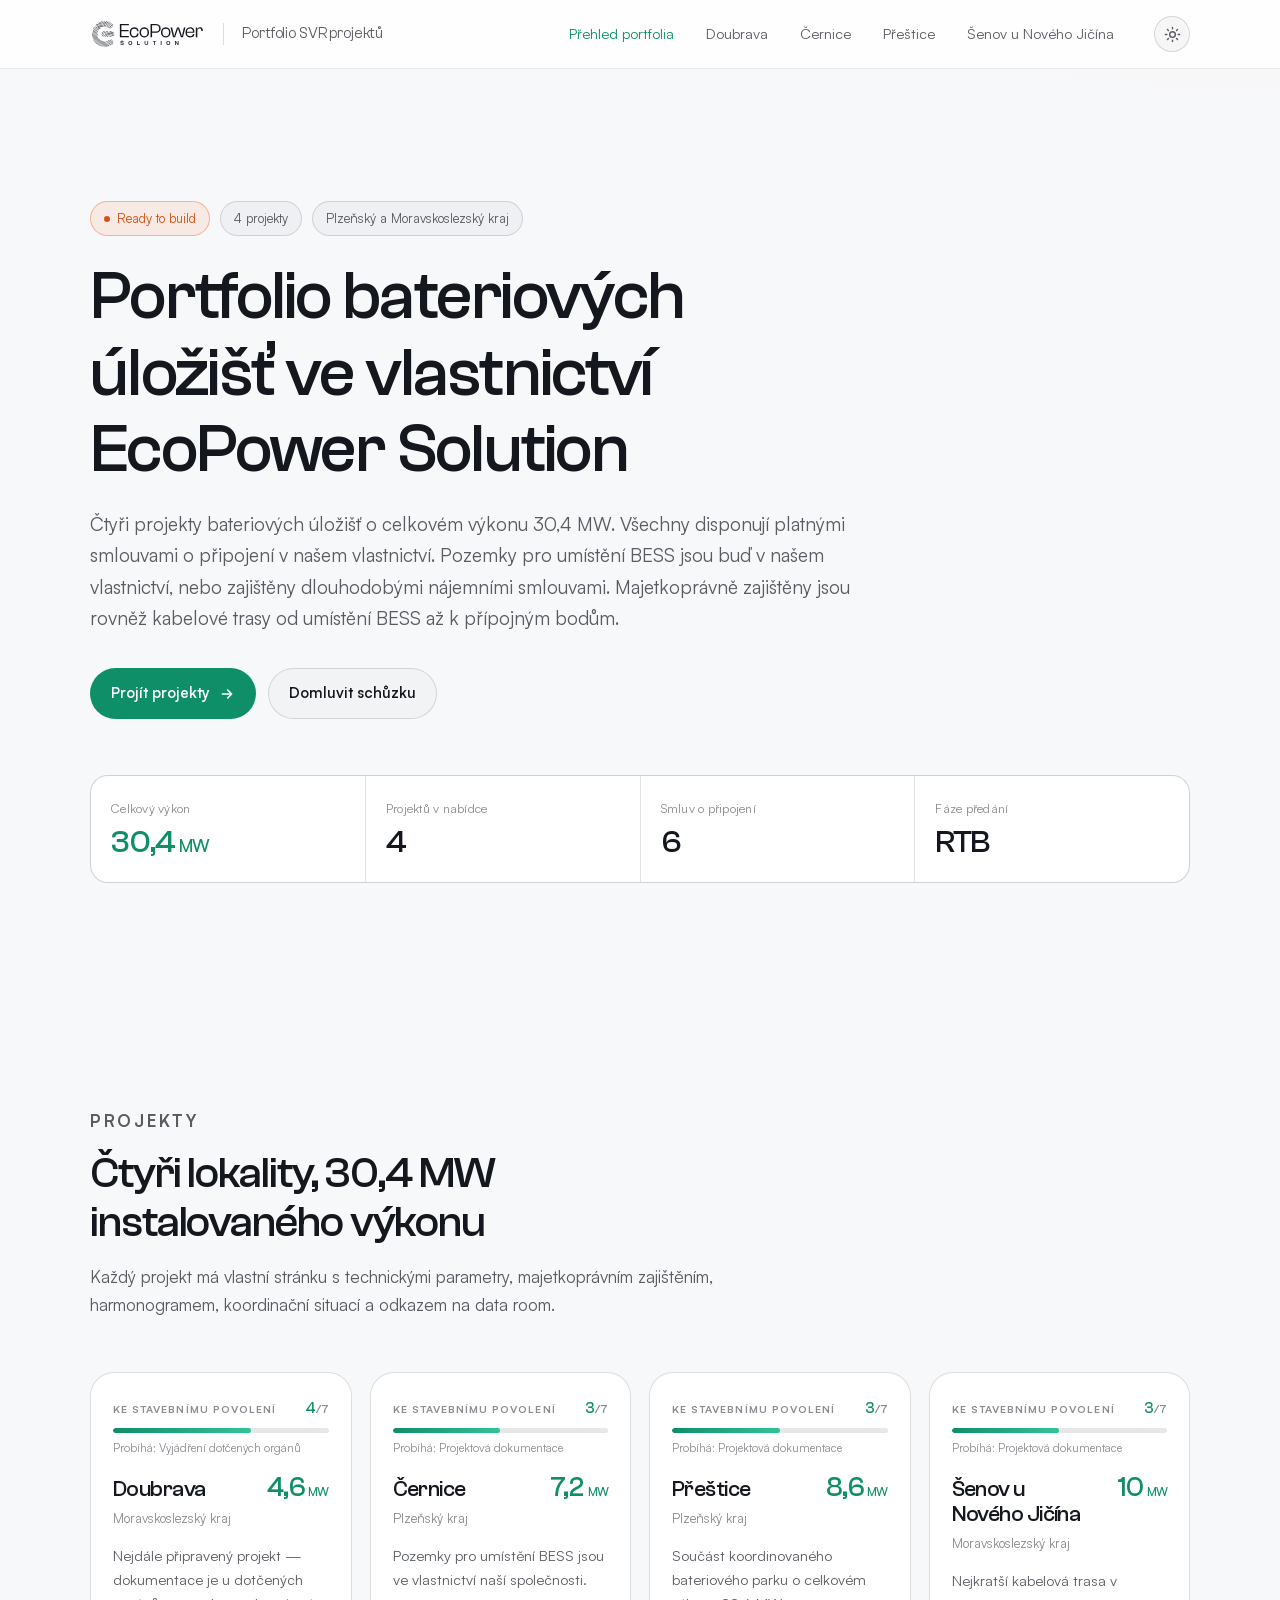
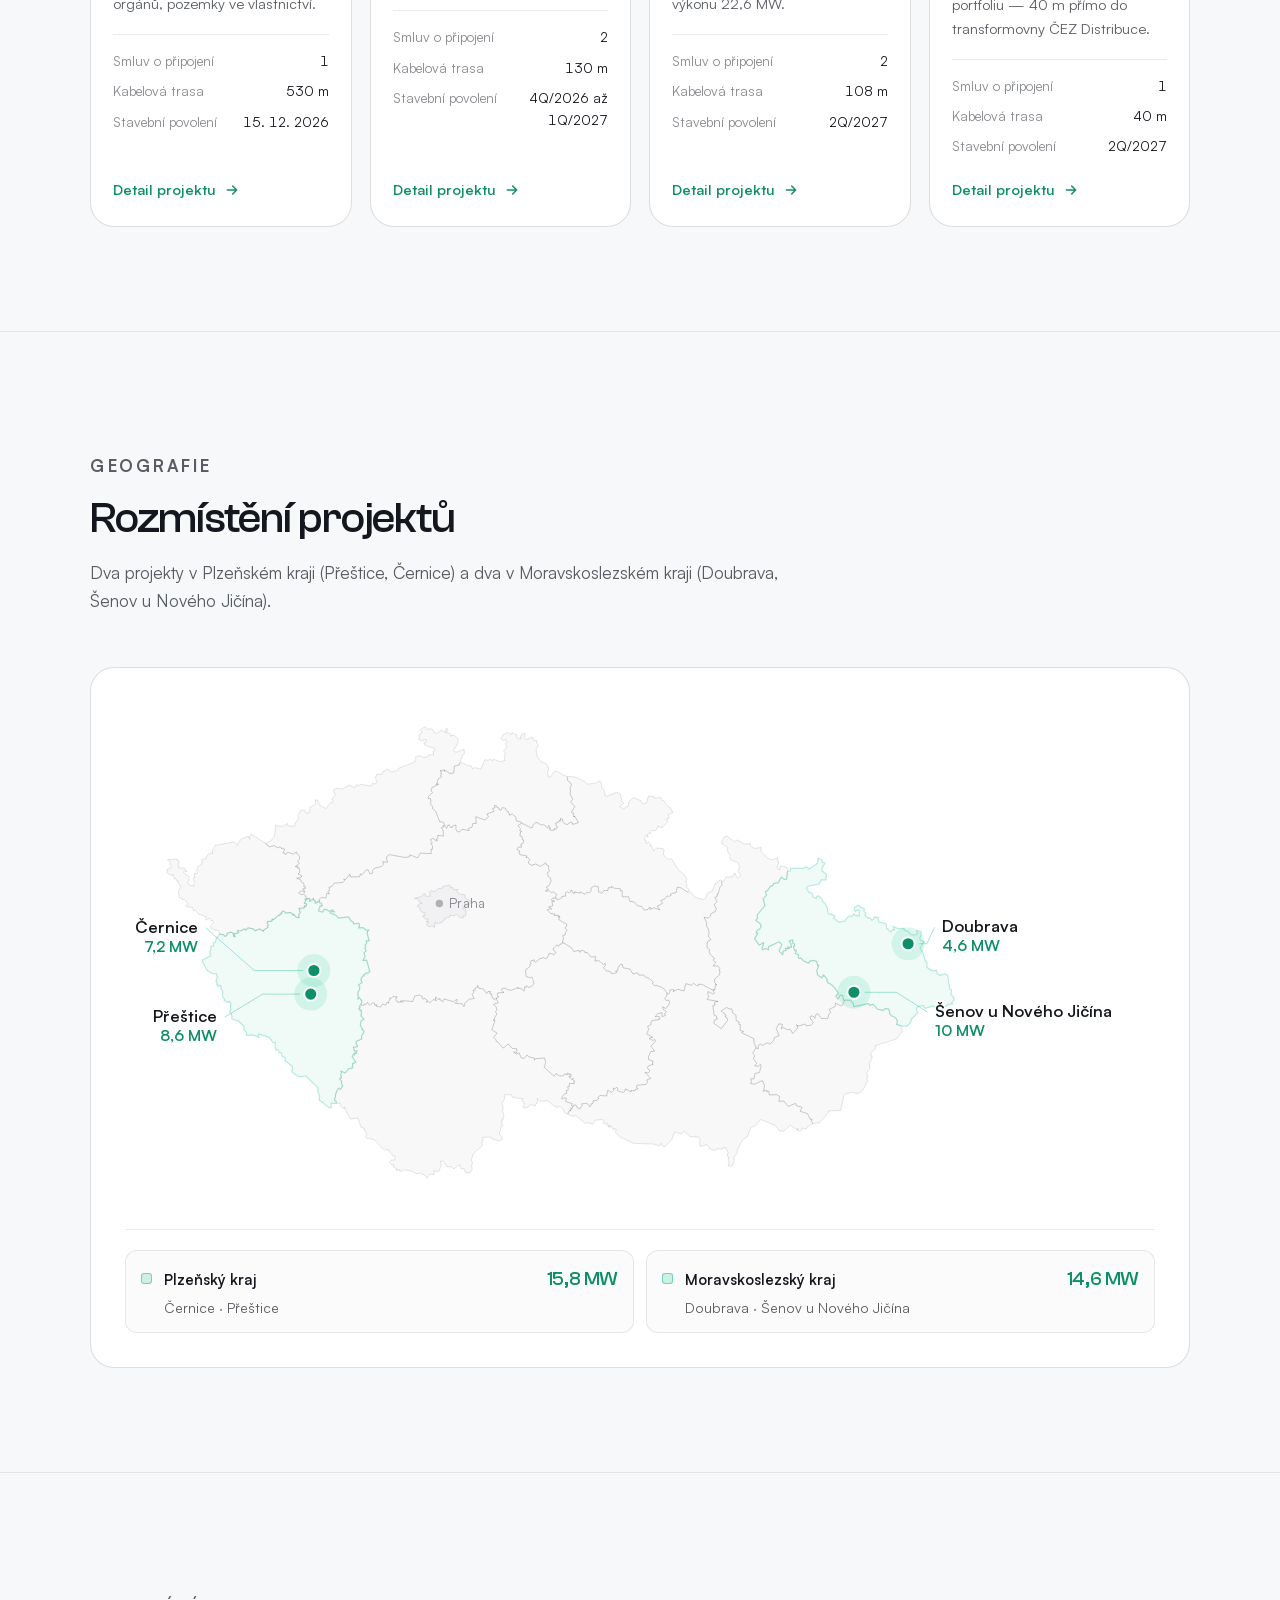
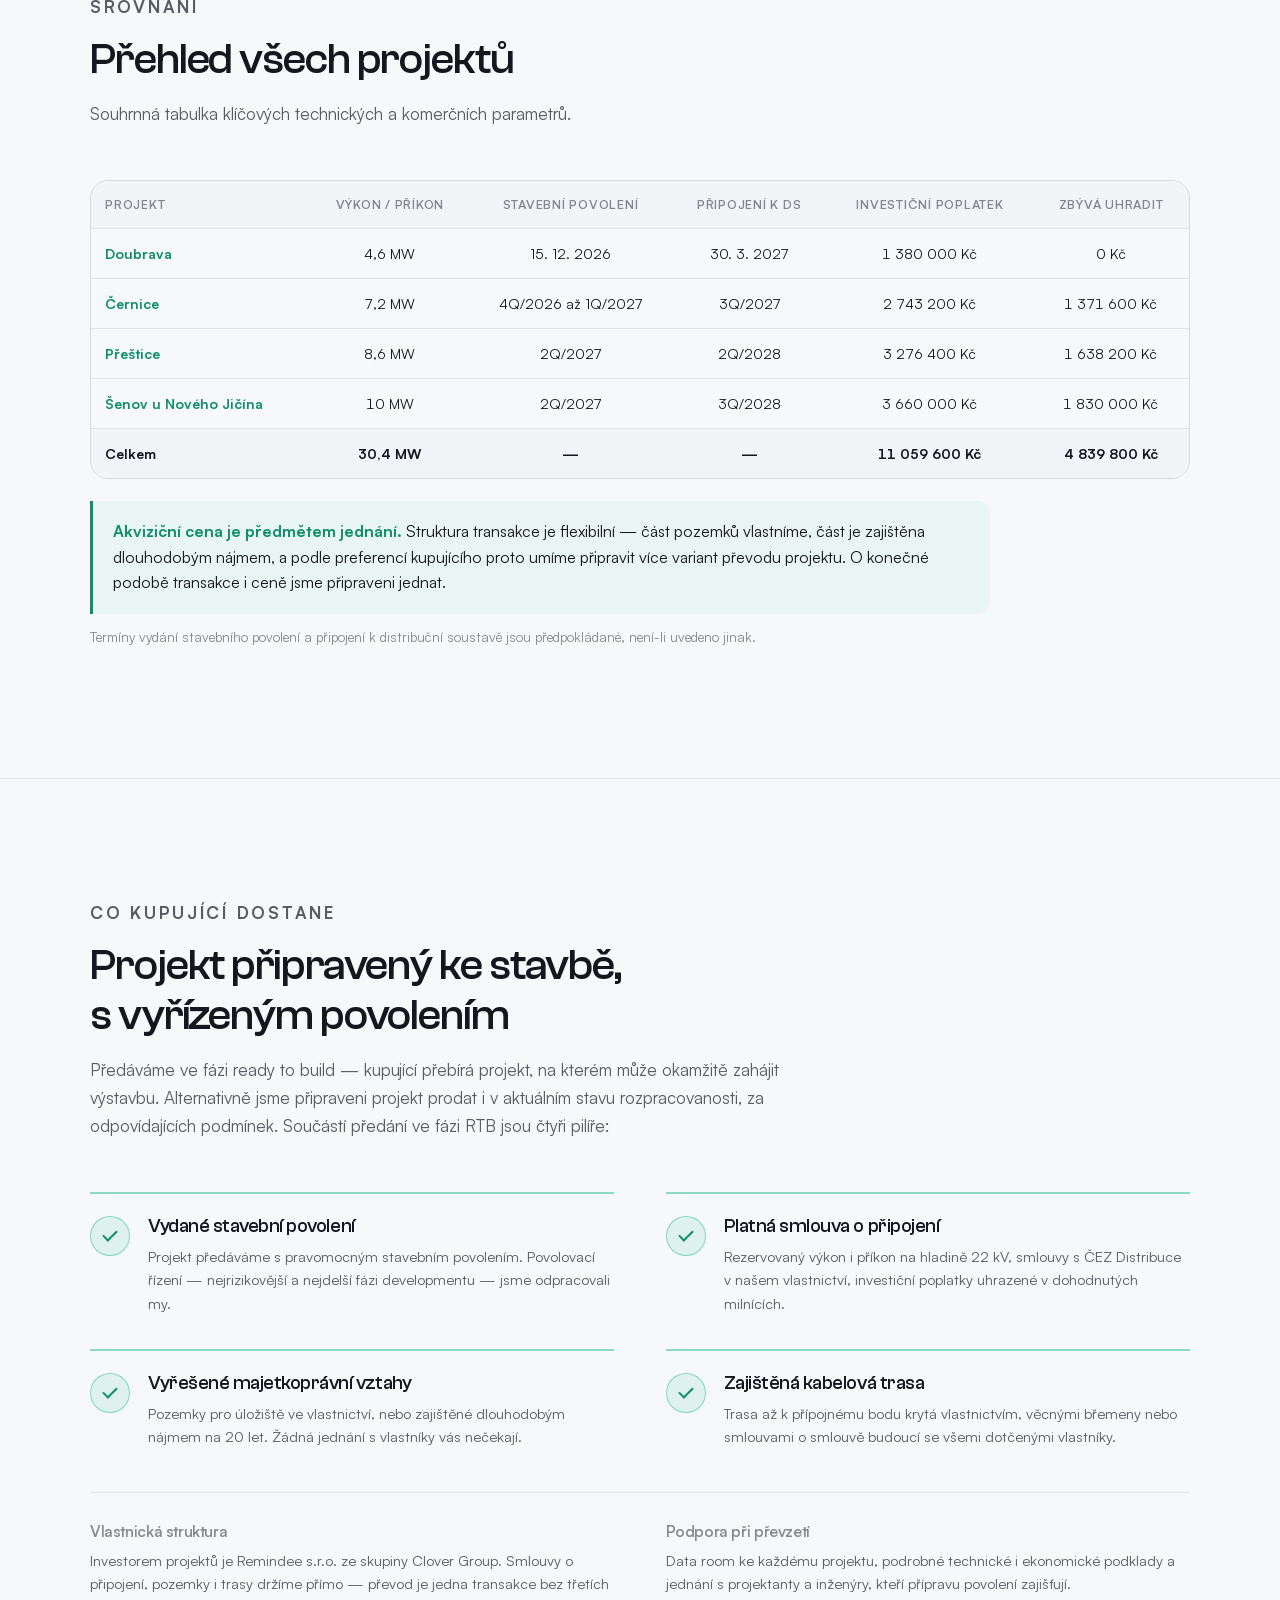
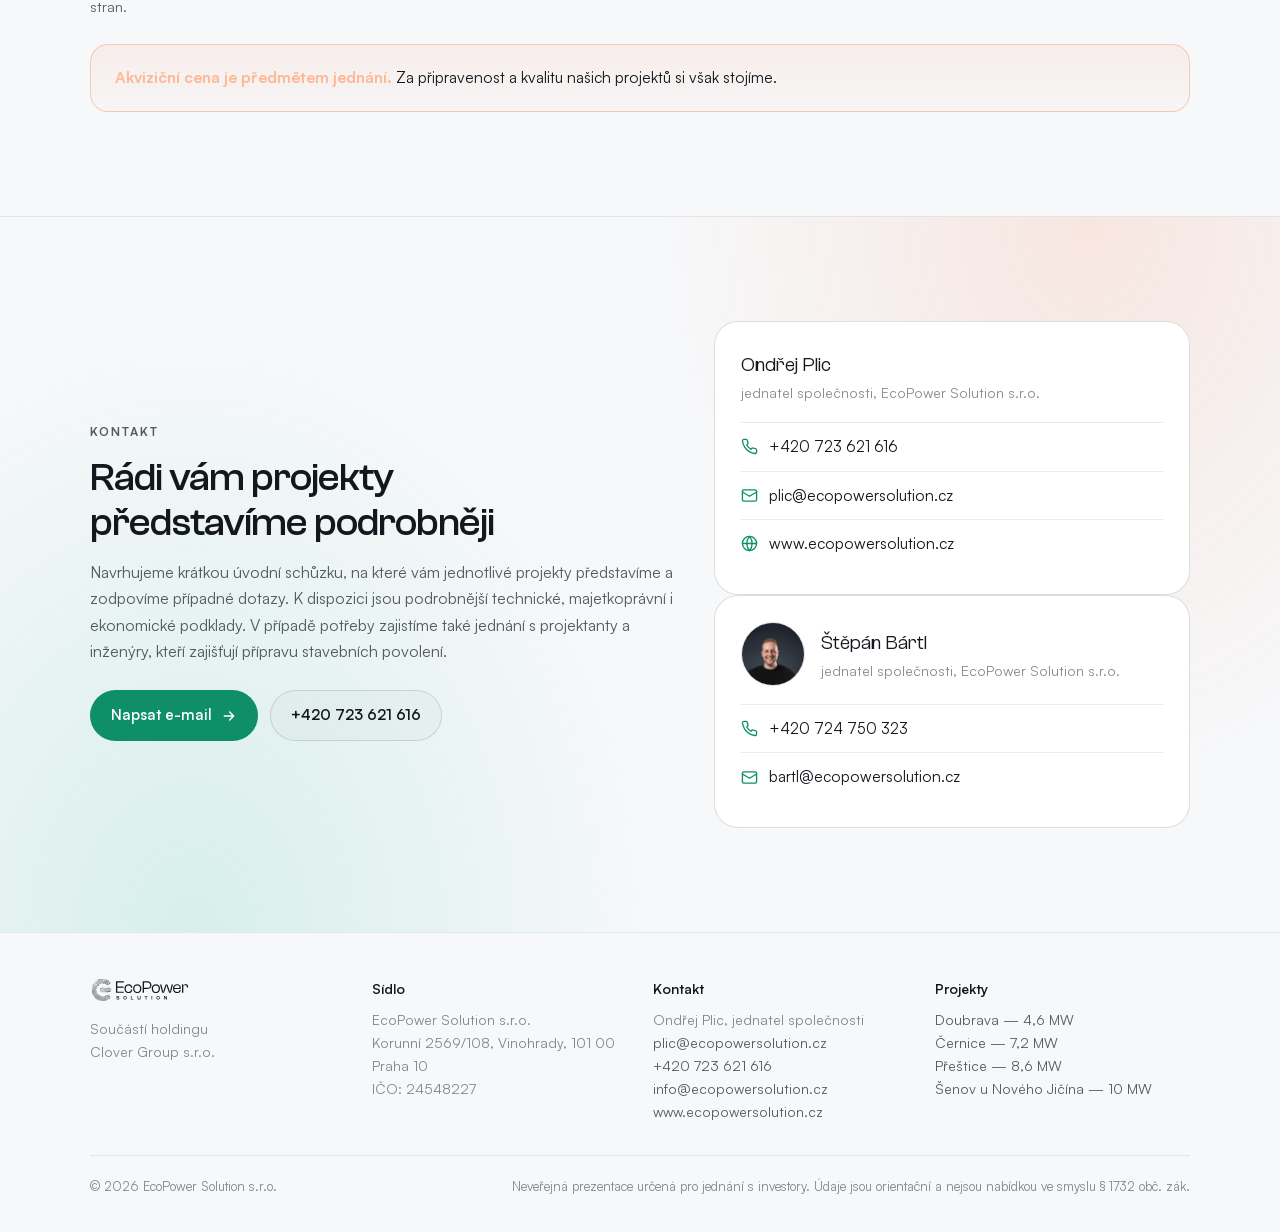
<file: index.html>
<!doctype html>
<html lang="cs">
<head>
<meta charset="utf-8">
<meta name="viewport" content="width=device-width, initial-scale=1">
<title>Portfolio RTB bateriových projektů 30,4 MW | EcoPower Solution</title>
<meta name="description" content="Čtyři projekty bateriových úložišť o celkovém výkonu 30,4 MW s platnými smlouvami o připojení, nabízené investorům ve fázi ready to build.">
<meta name="robots" content="noindex, nofollow">
<meta name="theme-color" content="#f7f8fa">
<script>(function(){try{var t=localStorage.getItem('eps-theme');if(t==='dark')document.documentElement.setAttribute('data-theme','dark');}catch(e){}})();</script>
<meta property="og:type" content="website">
<meta property="og:title" content="Portfolio RTB bateriových projektů 30,4 MW | EcoPower Solution">
<meta property="og:description" content="Čtyři projekty bateriových úložišť o celkovém výkonu 30,4 MW s platnými smlouvami o připojení, nabízené investorům ve fázi ready to build.">
<meta property="og:locale" content="cs_CZ">
<link rel="stylesheet" href="assets/css/style.css?v=8dd5adc5">
<link rel="icon" href="assets/img/favicon.svg" type="image/svg+xml">
<link rel="icon" href="assets/img/favicon-32.png" sizes="32x32" type="image/png">
<link rel="apple-touch-icon" href="assets/img/apple-touch-icon.png">
<script src="assets/js/app.js?v=fd32b178" defer></script>
</head>
<body>
<header class="site-header">
  <div class="wrap">
    <a class="brand" href="index.html" aria-label="Přehled portfolia">
      <img class="logo-light" src="assets/img/logo-dark.svg" alt="EcoPower Solution">
      <img class="logo-dark" src="assets/img/logo.svg" alt="" aria-hidden="true">
    </a>
    <span class="brand-sep"></span>
    <span class="brand-label">Portfolio SVR projektů</span>
    <details class="nav-wrap" open>
      <summary aria-label="Otevřít navigaci">Projekty<svg width="14" height="14" viewBox="0 0 24 24" fill="none" stroke="currentColor" stroke-width="2.4" stroke-linecap="round" stroke-linejoin="round"><path d="m6 9 6 6 6-6"/></svg></summary>
      <nav>
      <a href="index.html" aria-current="page">Přehled portfolia</a>
      <a href="doubrava.html">Doubrava</a>
      <a href="cernice.html">Černice</a>
      <a href="prestice.html">Přeštice</a>
      <a href="senov.html">Šenov u Nového Jičína</a>
      </nav>
    </details>
    <button class="theme-btn" type="button" aria-label="Přepnout světlý a tmavý motiv">
      <svg class="ico-sun" viewBox="0 0 24 24" fill="none" stroke="currentColor" stroke-width="2" stroke-linecap="round"><circle cx="12" cy="12" r="4"/><path d="M12 2v2M12 20v2M4.9 4.9l1.4 1.4M17.7 17.7l1.4 1.4M2 12h2M20 12h2M4.9 19.1l1.4-1.4M17.7 6.3l1.4-1.4"/></svg>
      <svg class="ico-moon" viewBox="0 0 24 24" fill="none" stroke="currentColor" stroke-width="2" stroke-linecap="round" stroke-linejoin="round"><path d="M21 12.8A9 9 0 1 1 11.2 3a7 7 0 0 0 9.8 9.8z"/></svg>
    </button>
  </div>
</header>
<main>
<section class="hero">
  <div class="wrap">
    <div class="hero-meta">
      <span class="tag tag--rtb"><span class="dot"></span>Ready to build</span>
      <span class="tag">4 projekty</span>
      <span class="tag">Plzeňský a Moravskoslezský kraj</span>
    </div>
    <h1>Portfolio bateriových úložišť ve vlastnictví EcoPower Solution</h1>
    <p class="lede">Čtyři projekty bateriových úložišť o celkovém výkonu 30,4 MW.
    Všechny disponují platnými smlouvami o připojení v našem vlastnictví. Pozemky pro
    umístění BESS jsou buď v našem vlastnictví, nebo zajištěny dlouhodobými nájemními
    smlouvami. Majetkoprávně zajištěny jsou rovněž kabelové trasy od umístění BESS
    až k přípojným bodům.</p>
    <div class="btn-row">
      <a class="btn btn--primary" href="#projekty">Projít projekty <svg width="16" height="16" viewBox="0 0 24 24" fill="none" stroke="currentColor" stroke-width="2.2" stroke-linecap="round" stroke-linejoin="round"><path d="M5 12h14M13 6l6 6-6 6"/></svg></a>
      <a class="btn btn--ghost" href="#kontakt">Domluvit schůzku</a>
    </div>
    <dl class="stats">
      <div class="stat stat--accent"><dt>Celkový výkon</dt><dd>30,4<small>MW</small></dd></div>
      <div class="stat"><dt>Projektů v nabídce</dt><dd>4</dd></div>
      <div class="stat"><dt>Smluv o připojení</dt><dd>6</dd></div>
      <div class="stat"><dt>Fáze předání</dt><dd>RTB</dd></div>
    </dl>
  </div>
</section>

<section class="section" id="projekty">
  <div class="wrap">
    <div class="section-head">
      <p class="eyebrow">Projekty</p>
      <h2>Čtyři lokality, 30,4 MW instalovaného výkonu</h2>
      <p>Každý projekt má vlastní stránku s technickými parametry, majetkoprávním
      zajištěním, harmonogramem, koordinační situací a odkazem na data room.</p>
    </div>
    <div class="cards">
    <a class="card" href="doubrava.html">
      <div class="ready" role="img"
        aria-label="Připravenost ke stavebnímu povolení 64 procent, 4 ze 7 milníků">
        <div class="ready-top">
          <span class="ready-lbl">Ke stavebnímu povolení</span>
          <span class="ready-pct">4<span>/7</span></span>
        </div>
        <div class="ready-track"><span style="width:64%"></span></div>
        <div class="ready-note">Probíhá: Vyjádření dotčených orgánů</div>
      </div>
      <div class="card-top">
        <div>
          <h3>Doubrava</h3>
          <div class="card-sub">Moravskoslezský kraj</div>
        </div>
        <div class="card-mw">4,6<small>MW</small></div>
      </div>
      <p class="card-note">Nejdále připravený projekt — dokumentace je u dotčených orgánů, pozemky ve vlastnictví.</p>
      <ul class="card-facts"><li><span class="k">Smluv o připojení</span><span class="v">1</span></li><li><span class="k">Kabelová trasa</span><span class="v">530 m</span></li><li><span class="k">Stavební povolení</span><span class="v">15. 12. 2026</span></li></ul>
      <span class="card-cta">Detail projektu <svg width="16" height="16" viewBox="0 0 24 24" fill="none" stroke="currentColor" stroke-width="2.2" stroke-linecap="round" stroke-linejoin="round"><path d="M5 12h14M13 6l6 6-6 6"/></svg></span>
    </a>
    <a class="card" href="cernice.html">
      <div class="ready" role="img"
        aria-label="Připravenost ke stavebnímu povolení 50 procent, 3 ze 7 milníků">
        <div class="ready-top">
          <span class="ready-lbl">Ke stavebnímu povolení</span>
          <span class="ready-pct">3<span>/7</span></span>
        </div>
        <div class="ready-track"><span style="width:50%"></span></div>
        <div class="ready-note">Probíhá: Projektová dokumentace</div>
      </div>
      <div class="card-top">
        <div>
          <h3>Černice</h3>
          <div class="card-sub">Plzeňský kraj</div>
        </div>
        <div class="card-mw">7,2<small>MW</small></div>
      </div>
      <p class="card-note">Pozemky pro umístění BESS jsou ve vlastnictví naší společnosti.</p>
      <ul class="card-facts"><li><span class="k">Smluv o připojení</span><span class="v">2</span></li><li><span class="k">Kabelová trasa</span><span class="v">130 m</span></li><li><span class="k">Stavební povolení</span><span class="v">4Q/2026 až 1Q/2027</span></li></ul>
      <span class="card-cta">Detail projektu <svg width="16" height="16" viewBox="0 0 24 24" fill="none" stroke="currentColor" stroke-width="2.2" stroke-linecap="round" stroke-linejoin="round"><path d="M5 12h14M13 6l6 6-6 6"/></svg></span>
    </a>
    <a class="card" href="prestice.html">
      <div class="ready" role="img"
        aria-label="Připravenost ke stavebnímu povolení 50 procent, 3 ze 7 milníků">
        <div class="ready-top">
          <span class="ready-lbl">Ke stavebnímu povolení</span>
          <span class="ready-pct">3<span>/7</span></span>
        </div>
        <div class="ready-track"><span style="width:50%"></span></div>
        <div class="ready-note">Probíhá: Projektová dokumentace</div>
      </div>
      <div class="card-top">
        <div>
          <h3>Přeštice</h3>
          <div class="card-sub">Plzeňský kraj</div>
        </div>
        <div class="card-mw">8,6<small>MW</small></div>
      </div>
      <p class="card-note">Součást koordinovaného bateriového parku o celkovém výkonu 22,6 MW.</p>
      <ul class="card-facts"><li><span class="k">Smluv o připojení</span><span class="v">2</span></li><li><span class="k">Kabelová trasa</span><span class="v">108 m</span></li><li><span class="k">Stavební povolení</span><span class="v">2Q/2027</span></li></ul>
      <span class="card-cta">Detail projektu <svg width="16" height="16" viewBox="0 0 24 24" fill="none" stroke="currentColor" stroke-width="2.2" stroke-linecap="round" stroke-linejoin="round"><path d="M5 12h14M13 6l6 6-6 6"/></svg></span>
    </a>
    <a class="card" href="senov.html">
      <div class="ready" role="img"
        aria-label="Připravenost ke stavebnímu povolení 50 procent, 3 ze 7 milníků">
        <div class="ready-top">
          <span class="ready-lbl">Ke stavebnímu povolení</span>
          <span class="ready-pct">3<span>/7</span></span>
        </div>
        <div class="ready-track"><span style="width:50%"></span></div>
        <div class="ready-note">Probíhá: Projektová dokumentace</div>
      </div>
      <div class="card-top">
        <div>
          <h3>Šenov u Nového Jičína</h3>
          <div class="card-sub">Moravskoslezský kraj</div>
        </div>
        <div class="card-mw">10<small>MW</small></div>
      </div>
      <p class="card-note">Nejkratší kabelová trasa v portfoliu — 40 m přímo do transformovny ČEZ Distribuce.</p>
      <ul class="card-facts"><li><span class="k">Smluv o připojení</span><span class="v">1</span></li><li><span class="k">Kabelová trasa</span><span class="v">40 m</span></li><li><span class="k">Stavební povolení</span><span class="v">2Q/2027</span></li></ul>
      <span class="card-cta">Detail projektu <svg width="16" height="16" viewBox="0 0 24 24" fill="none" stroke="currentColor" stroke-width="2.2" stroke-linecap="round" stroke-linejoin="round"><path d="M5 12h14M13 6l6 6-6 6"/></svg></span>
    </a>
    </div>
  </div>
</section>

<section class="section">
  <div class="wrap">
    <div class="section-head">
      <p class="eyebrow">Geografie</p>
      <h2>Rozmístění projektů</h2>
      <p>Dva projekty v Plzeňském kraji (Přeštice, Černice) a dva v Moravskoslezském
      kraji (Doubrava, Šenov u Nového Jičína).</p>
    </div>
    <div class="panel">
      <div class="map-wrap">
  <svg viewBox="-28 -14 1250 608" role="img"
       aria-label="Mapa České republiky s rozmístěním čtyř projektů bateriových úložišť">
    <g class="map-regions">
      <path class="kraj" id="kraj-praha" d="M377.1 218.9 L374.7 215.3 L376.3 213.3 L371.2 214.2 L369.4 210.7 L367.1 211.7 L366.1 208.2 L357.6 209.9 L357.2 212.0 L352.2 212.5 L347.5 216.1 L343.3 214.7 L341.7 217.0 L342.6 221.7 L337.0 221.8 L336.3 218.9 L334.4 218.6 L332.4 221.6 L323.4 224.5 L327.0 224.4 L328.6 228.0 L332.6 230.2 L328.1 231.4 L326.7 234.3 L330.0 235.2 L329.8 238.3 L332.2 240.9 L336.3 241.9 L335.7 245.5 L334.2 244.5 L333.3 246.6 L336.6 249.5 L340.1 249.1 L337.8 253.2 L340.6 252.6 L340.4 254.1 L337.6 256.4 L340.1 258.5 L346.5 258.0 L347.5 259.8 L348.3 253.5 L350.9 255.0 L357.0 253.4 L357.5 251.2 L360.5 250.2 L360.0 248.7 L366.5 246.9 L365.3 245.4 L366.2 244.7 L371.9 245.4 L373.9 243.5 L377.9 247.3 L382.1 248.3 L383.1 247.3 L381.8 245.8 L385.2 245.5 L386.2 242.9 L384.5 238.8 L385.9 238.6 L384.0 236.3 L382.6 237.8 L382.1 234.6 L390.5 231.3 L391.3 227.3 L384.5 223.7 L384.8 220.2 L377.1 218.9 Z"><title>Hlavní město Praha</title></path>
      <path class="kraj" id="kraj-stredocesky" d="M503.2 253.6 L498.0 249.8 L499.9 248.3 L499.1 245.5 L497.8 247.6 L497.9 244.8 L492.9 245.0 L493.8 243.4 L488.6 242.6 L484.2 238.1 L489.8 236.9 L485.9 234.9 L491.2 233.2 L490.0 228.2 L493.4 227.8 L489.3 226.1 L491.4 223.5 L494.7 224.8 L494.0 222.8 L496.2 219.8 L491.6 216.3 L489.9 217.5 L486.9 215.2 L482.2 215.4 L485.7 213.0 L483.2 210.7 L486.3 209.3 L489.1 203.7 L488.2 199.4 L485.3 197.4 L484.8 192.9 L487.2 191.3 L485.9 187.9 L486.3 184.7 L483.2 183.5 L482.5 181.2 L476.3 185.5 L470.3 182.6 L465.7 184.2 L462.0 182.1 L461.7 179.4 L463.7 177.4 L460.2 174.4 L458.5 175.2 L459.6 172.7 L451.2 171.3 L449.9 168.4 L451.5 167.5 L447.6 164.7 L449.6 161.9 L453.3 162.2 L452.3 158.6 L454.8 157.9 L455.8 153.5 L454.3 153.2 L454.0 149.3 L451.2 148.4 L452.0 143.7 L453.4 143.1 L451.0 142.0 L451.9 139.9 L448.9 136.5 L453.7 132.6 L446.7 130.1 L446.4 125.7 L442.0 122.1 L438.5 123.3 L438.0 120.0 L435.3 118.6 L433.6 114.9 L429.6 114.3 L428.4 117.5 L427.0 117.1 L422.1 111.6 L419.9 111.9 L421.2 114.2 L418.1 115.3 L420.0 118.7 L411.3 121.9 L413.1 125.3 L408.5 129.2 L397.7 125.2 L398.2 133.5 L394.1 133.3 L393.2 137.9 L388.9 139.4 L389.5 142.0 L381.0 140.4 L377.9 143.8 L375.0 143.4 L372.9 139.1 L374.0 138.0 L373.4 135.2 L369.2 136.7 L369.0 138.5 L367.0 138.2 L365.7 135.2 L363.8 135.5 L362.4 139.4 L358.0 135.6 L358.6 137.8 L355.9 138.4 L358.1 142.1 L358.5 148.7 L351.5 147.8 L351.9 150.8 L349.6 152.7 L351.3 153.4 L350.5 155.0 L345.1 151.6 L342.5 153.0 L345.0 157.2 L343.0 158.1 L345.3 160.6 L345.0 164.8 L343.5 164.5 L343.5 170.0 L330.4 169.4 L327.1 175.2 L317.6 171.5 L317.3 173.9 L311.9 174.7 L292.8 171.3 L289.1 174.0 L290.5 180.6 L284.9 179.8 L285.6 183.1 L283.3 185.7 L274.4 187.9 L272.6 190.3 L272.4 193.7 L269.1 194.5 L267.2 190.0 L265.2 189.4 L259.0 196.2 L257.8 194.4 L256.6 198.1 L245.3 198.4 L245.0 194.9 L239.7 201.4 L237.4 200.9 L238.4 202.7 L236.3 205.1 L226.1 205.7 L222.9 210.1 L219.4 210.7 L220.3 214.8 L218.1 215.7 L220.0 219.0 L216.9 218.1 L215.8 224.0 L211.1 223.0 L207.6 225.6 L207.9 229.2 L210.6 230.4 L211.2 233.7 L208.9 233.4 L206.4 239.0 L211.8 241.0 L213.3 238.0 L217.0 237.7 L219.3 240.0 L224.0 238.2 L226.3 240.8 L222.2 240.2 L221.2 242.2 L228.6 245.1 L230.8 248.3 L243.2 246.7 L246.4 251.9 L249.1 252.9 L249.2 255.4 L256.1 254.5 L256.5 259.1 L255.4 260.1 L261.0 259.9 L264.7 263.0 L268.1 262.9 L266.3 263.9 L266.0 267.0 L268.3 276.0 L264.6 276.0 L265.3 279.1 L263.1 281.1 L264.3 282.8 L263.0 284.3 L264.7 288.1 L261.9 290.5 L263.4 294.9 L260.8 299.6 L265.3 299.4 L269.1 313.5 L266.8 315.7 L264.3 314.3 L258.8 321.3 L258.2 324.1 L259.7 326.3 L255.1 329.7 L256.9 331.3 L256.6 335.5 L254.8 337.6 L254.7 343.0 L255.7 343.6 L254.5 346.7 L255.9 345.0 L258.5 346.4 L258.1 348.2 L259.5 348.6 L258.4 352.5 L259.1 354.1 L264.7 353.1 L266.4 350.5 L269.4 354.1 L272.5 350.8 L274.9 351.5 L274.9 353.6 L277.7 353.4 L276.3 354.9 L282.1 356.2 L284.4 352.7 L288.6 353.9 L289.7 350.5 L292.4 351.5 L291.5 349.6 L293.7 347.8 L293.1 345.3 L295.1 345.8 L297.2 343.3 L302.4 344.1 L301.1 344.3 L300.7 347.4 L302.2 350.0 L306.0 350.3 L306.8 348.4 L306.8 350.0 L309.4 350.3 L308.9 348.4 L321.1 349.5 L323.7 342.9 L329.2 341.6 L333.0 343.5 L332.5 345.4 L334.0 346.8 L335.0 345.4 L338.9 347.9 L337.5 350.4 L340.1 349.4 L341.8 351.2 L346.3 347.1 L350.1 348.4 L348.9 347.7 L349.0 343.8 L352.1 347.2 L354.3 345.8 L354.3 347.5 L357.6 349.6 L359.1 346.4 L370.9 349.7 L374.9 346.8 L375.1 349.1 L372.7 351.8 L380.9 352.3 L383.2 355.8 L384.4 353.4 L383.6 352.2 L389.7 346.8 L395.9 345.7 L393.3 341.3 L395.4 337.5 L394.0 336.2 L397.1 335.6 L396.4 333.8 L399.5 332.4 L399.9 330.0 L401.8 333.6 L406.6 334.1 L411.0 339.8 L412.4 337.3 L415.6 337.5 L414.6 338.0 L415.3 340.6 L416.4 339.9 L417.6 344.8 L420.0 347.0 L425.4 344.1 L423.8 341.7 L424.4 339.0 L432.0 338.6 L428.5 335.5 L430.4 333.3 L440.8 335.9 L449.5 332.3 L448.7 333.6 L453.6 334.1 L456.2 337.0 L457.1 331.5 L458.4 332.4 L459.6 330.2 L461.3 332.2 L464.3 331.9 L468.2 328.0 L466.1 320.3 L462.2 320.9 L458.3 317.9 L458.6 310.5 L463.6 307.0 L463.3 304.2 L465.1 303.5 L464.0 302.2 L464.7 300.2 L468.8 298.9 L468.2 300.8 L470.3 301.6 L475.2 297.7 L480.2 296.2 L481.8 297.5 L484.8 296.1 L486.9 290.9 L493.0 292.5 L494.9 289.9 L492.1 287.4 L491.7 284.8 L496.0 280.9 L498.4 282.5 L499.9 279.7 L502.4 279.8 L503.7 277.2 L502.9 275.5 L504.2 274.5 L503.2 269.4 L506.4 268.5 L506.1 266.4 L508.6 262.9 L505.8 259.9 L507.9 258.5 L508.0 255.4 L503.2 253.6 Z"><title>Středočeský kraj</title></path>
      <path class="kraj" id="kraj-jihocesky" d="M436.3 401.6 L431.7 405.7 L429.8 405.2 L419.3 393.0 L423.5 387.9 L417.1 383.7 L421.1 372.9 L418.8 372.2 L420.5 371.7 L420.6 368.8 L422.7 366.0 L423.0 363.5 L421.3 362.1 L423.5 360.0 L422.3 355.6 L419.1 352.9 L425.0 351.2 L422.9 347.4 L423.4 345.7 L419.1 346.8 L416.4 339.9 L415.3 340.6 L414.6 338.0 L415.6 337.5 L412.4 337.3 L411.0 339.8 L406.6 334.1 L401.8 333.6 L400.1 330.0 L399.5 332.4 L396.6 333.4 L397.1 335.6 L394.0 336.2 L395.4 337.5 L393.3 341.3 L395.9 345.7 L389.7 346.8 L383.6 352.2 L384.4 353.4 L383.2 355.8 L380.9 352.3 L372.7 351.8 L375.1 349.1 L374.9 346.8 L370.9 349.7 L359.1 346.4 L357.6 349.6 L354.3 347.5 L354.3 345.8 L352.1 347.2 L349.0 343.8 L348.9 347.7 L350.1 348.4 L346.3 347.1 L341.8 351.2 L340.1 349.4 L337.5 350.4 L338.9 347.9 L335.0 345.4 L334.0 346.8 L332.5 345.4 L333.0 343.5 L329.2 341.6 L323.7 342.9 L321.1 349.5 L308.9 348.4 L309.4 350.3 L306.8 350.0 L306.8 348.4 L306.0 350.3 L302.2 350.0 L300.7 347.4 L301.1 344.3 L302.4 344.1 L297.2 343.3 L295.1 345.8 L293.1 345.3 L293.7 347.8 L291.5 349.6 L292.4 351.5 L289.7 350.5 L288.6 353.9 L284.4 352.7 L282.1 356.2 L276.3 354.9 L277.7 353.4 L274.9 353.6 L274.9 351.5 L273.0 350.9 L268.5 354.1 L266.3 350.5 L264.7 353.1 L262.2 352.3 L261.2 354.5 L258.1 353.4 L256.4 355.0 L257.5 357.1 L256.0 357.5 L256.1 359.4 L259.0 360.3 L257.6 360.6 L259.0 362.1 L258.4 366.9 L262.1 370.7 L258.3 373.5 L257.6 378.6 L260.0 382.4 L259.4 383.6 L262.2 385.3 L260.4 388.1 L261.4 388.9 L259.1 391.1 L259.2 395.1 L252.4 397.9 L252.8 401.8 L254.4 402.6 L253.7 404.6 L249.1 404.9 L250.4 409.5 L254.0 409.6 L252.1 411.1 L253.1 412.6 L250.1 412.1 L250.7 414.2 L249.2 413.7 L247.7 416.0 L252.1 423.3 L248.1 424.9 L247.8 430.9 L243.5 430.8 L239.4 436.2 L233.6 433.9 L235.2 434.9 L233.7 438.3 L234.9 442.1 L232.3 443.1 L235.0 446.5 L234.4 448.4 L236.2 451.8 L233.4 456.2 L231.1 454.8 L229.1 457.5 L226.1 469.0 L228.3 470.6 L228.2 473.0 L233.2 472.9 L233.8 476.2 L236.6 479.3 L239.5 477.3 L238.4 479.3 L245.3 492.1 L254.7 490.9 L258.4 502.1 L262.4 503.1 L261.8 504.2 L265.6 510.3 L263.9 513.9 L265.3 515.4 L274.2 517.0 L285.4 528.4 L292.1 529.7 L296.5 536.6 L300.1 537.3 L299.2 541.9 L295.1 541.9 L293.2 544.8 L295.7 547.7 L298.5 547.5 L297.6 550.6 L301.4 551.9 L301.1 554.6 L305.4 553.5 L305.2 555.2 L308.0 555.8 L310.1 553.9 L319.1 555.0 L325.7 558.3 L330.0 557.5 L337.5 561.3 L338.7 564.0 L342.2 559.0 L346.5 559.6 L347.3 558.1 L346.2 555.1 L352.6 555.8 L356.1 548.0 L354.4 543.9 L358.0 542.8 L362.8 549.7 L368.9 550.3 L371.1 552.7 L377.9 547.3 L380.1 552.5 L384.0 552.5 L385.4 557.4 L390.8 557.2 L393.5 552.9 L392.5 549.6 L393.7 545.0 L392.3 542.5 L394.4 534.4 L405.8 524.2 L404.7 521.2 L406.3 518.1 L405.9 514.3 L416.2 514.0 L417.1 516.2 L426.7 518.9 L429.5 516.5 L430.1 514.2 L426.3 510.8 L428.5 501.6 L430.7 500.4 L429.2 498.1 L429.1 493.3 L430.6 493.3 L431.9 486.9 L430.0 481.7 L431.0 479.9 L429.6 472.3 L432.6 467.7 L432.3 462.6 L441.2 462.5 L442.1 466.0 L455.0 467.4 L454.3 470.1 L456.9 474.2 L454.9 477.7 L455.6 478.7 L459.8 478.3 L464.6 474.6 L469.9 476.1 L472.7 470.4 L472.3 467.1 L476.1 470.7 L484.8 469.9 L492.9 476.5 L497.3 477.9 L499.1 476.5 L503.8 479.9 L505.3 484.6 L509.5 486.1 L510.5 482.6 L513.4 481.7 L511.7 481.4 L513.3 480.8 L513.1 478.6 L514.8 479.4 L515.8 477.5 L513.9 475.5 L514.9 473.4 L506.9 471.1 L507.5 467.0 L504.7 466.2 L502.9 468.3 L501.7 466.6 L504.8 462.1 L508.3 460.3 L507.1 457.8 L510.0 456.6 L509.3 452.8 L511.3 452.5 L511.1 449.0 L517.4 449.2 L516.3 447.4 L518.2 446.5 L515.1 444.4 L516.3 443.1 L514.1 443.6 L510.6 440.8 L513.4 440.4 L513.1 437.7 L510.9 438.5 L511.3 437.2 L508.7 436.3 L508.6 438.6 L505.7 437.2 L503.9 439.8 L499.1 439.7 L495.2 436.8 L492.8 440.2 L480.6 429.4 L482.5 423.8 L481.2 418.1 L470.4 418.9 L468.7 420.7 L469.3 418.3 L462.0 416.5 L460.0 414.2 L456.4 418.6 L452.6 417.5 L450.4 411.7 L446.9 413.2 L443.5 410.7 L447.2 411.4 L447.6 406.8 L441.7 406.3 L437.9 401.4 L436.3 401.6 Z"><title>Jihočeský kraj</title></path>
      <path class="kraj is-project" id="kraj-plzensky" d="M91.2 268.2 L87.0 267.8 L82.9 272.9 L81.5 277.8 L79.5 278.4 L79.5 282.6 L76.4 282.7 L76.1 287.5 L74.7 288.6 L76.0 293.9 L66.4 299.0 L65.8 300.9 L71.7 311.9 L78.6 315.8 L82.9 315.7 L84.0 320.1 L82.3 324.7 L83.9 325.8 L83.1 328.4 L84.7 328.9 L83.8 330.6 L88.4 330.3 L88.9 335.3 L90.6 337.6 L90.3 343.5 L93.2 347.3 L92.3 348.1 L96.9 350.7 L99.0 349.5 L100.2 351.5 L100.2 359.8 L98.7 361.7 L101.4 365.2 L101.8 370.7 L109.3 372.9 L116.2 379.5 L116.3 383.8 L119.5 387.0 L119.2 389.7 L120.2 390.3 L128.3 390.4 L134.5 393.2 L133.5 389.5 L134.7 389.1 L146.6 392.8 L151.5 399.0 L154.5 399.3 L154.0 404.9 L155.2 408.1 L158.3 408.1 L159.0 411.1 L161.9 411.8 L162.6 415.8 L166.6 418.1 L166.0 421.5 L174.6 427.9 L175.4 430.0 L174.5 434.4 L176.3 436.5 L183.8 441.0 L191.3 439.9 L206.4 454.6 L205.8 456.7 L208.3 465.2 L207.3 468.7 L220.5 478.7 L222.2 478.6 L222.1 472.7 L228.2 473.0 L228.3 470.6 L226.1 469.0 L227.6 464.7 L227.2 462.0 L231.1 454.8 L233.4 456.2 L236.2 451.8 L234.4 448.4 L235.0 446.5 L232.3 443.1 L234.9 442.1 L233.7 438.3 L235.2 434.9 L233.6 433.9 L239.4 436.2 L243.5 430.8 L248.5 430.1 L247.1 429.7 L248.5 428.9 L248.1 424.9 L252.1 423.3 L247.7 416.0 L249.2 413.7 L250.7 414.2 L250.1 412.1 L253.1 412.6 L252.1 411.1 L254.0 409.7 L250.4 409.5 L249.1 404.9 L253.7 404.6 L254.4 402.6 L252.8 401.8 L252.4 397.9 L259.2 395.1 L259.1 391.1 L262.1 386.3 L261.3 383.9 L259.4 383.6 L260.0 382.4 L257.6 378.6 L258.3 373.5 L262.1 370.7 L258.4 366.9 L259.0 362.1 L257.6 360.6 L259.0 360.3 L256.1 359.4 L256.0 357.5 L257.5 357.1 L256.4 355.0 L258.6 353.4 L259.5 348.6 L256.2 345.0 L254.5 346.7 L255.7 343.6 L254.7 343.0 L254.8 337.6 L256.6 335.5 L256.9 331.3 L255.1 329.7 L259.7 326.3 L258.3 322.7 L260.0 319.0 L262.2 318.3 L261.6 316.8 L269.1 313.5 L265.3 299.4 L260.8 299.6 L263.4 294.9 L261.9 290.5 L264.7 288.1 L263.0 284.3 L264.3 282.8 L263.1 281.1 L265.3 279.1 L264.6 276.0 L268.3 276.0 L266.0 267.0 L266.3 263.9 L268.1 262.9 L264.7 263.0 L261.0 259.9 L255.4 260.1 L256.5 259.1 L256.1 254.5 L249.2 255.4 L249.1 252.9 L246.4 251.9 L243.2 246.7 L230.8 248.3 L228.6 245.1 L221.2 242.2 L222.2 240.2 L226.3 240.8 L224.0 238.2 L219.3 240.0 L217.0 237.7 L213.3 238.0 L211.8 241.0 L206.9 240.1 L208.9 233.4 L211.2 233.7 L210.9 230.8 L208.3 229.7 L207.6 227.3 L202.9 230.2 L202.8 227.2 L200.6 226.4 L200.7 224.2 L197.6 228.1 L196.2 227.9 L196.3 224.4 L190.3 225.3 L191.6 226.8 L189.5 230.3 L192.7 231.7 L191.6 234.0 L189.4 233.5 L190.0 235.6 L183.0 236.3 L184.7 241.4 L182.8 244.1 L183.2 247.9 L179.5 247.0 L176.7 243.3 L176.0 244.8 L173.1 241.4 L167.3 242.1 L164.1 239.4 L161.8 241.5 L162.3 243.0 L160.3 243.0 L160.1 245.0 L158.0 244.9 L152.9 250.0 L150.5 249.4 L150.5 251.9 L144.8 252.4 L144.3 254.1 L146.1 256.1 L144.6 258.0 L145.7 259.4 L139.9 263.1 L140.3 264.4 L135.5 261.4 L129.7 263.7 L127.8 261.4 L121.1 260.0 L118.7 263.0 L117.2 261.3 L112.3 263.9 L108.5 263.3 L109.9 266.3 L104.3 267.2 L105.7 270.8 L103.9 270.7 L103.2 266.6 L100.9 265.4 L95.9 266.7 L95.6 269.3 L93.2 270.5 L91.2 268.2 Z"><title>Plzeňský kraj</title></path>
      <path class="kraj" id="kraj-karlovarsky" d="M91.2 268.2 L93.2 270.5 L95.6 269.3 L95.9 266.7 L100.9 265.4 L103.2 266.6 L103.9 270.7 L105.7 270.8 L104.3 267.2 L109.9 266.3 L108.5 263.3 L112.3 263.9 L117.2 261.3 L118.7 263.0 L121.1 260.0 L127.8 261.4 L129.7 263.7 L135.5 261.4 L140.3 264.4 L139.9 263.1 L145.7 259.4 L144.6 258.0 L146.1 256.1 L144.3 254.1 L144.8 252.4 L150.5 251.9 L150.5 249.4 L152.9 250.0 L158.0 244.9 L160.1 245.0 L160.3 243.0 L162.3 243.0 L161.8 241.5 L164.1 239.4 L167.3 242.1 L173.1 241.4 L176.0 244.8 L176.7 243.3 L179.5 247.0 L183.4 247.8 L182.8 244.1 L184.7 241.4 L183.0 236.3 L186.1 237.0 L190.0 235.6 L189.4 233.5 L191.8 233.9 L192.4 230.7 L189.5 230.3 L191.6 226.8 L190.2 225.5 L193.1 225.3 L189.1 219.0 L185.6 219.9 L182.7 217.7 L185.9 215.0 L190.5 217.2 L187.8 212.6 L190.6 212.8 L191.0 210.3 L189.1 210.2 L189.2 206.4 L185.8 204.3 L185.6 201.9 L180.4 199.8 L185.8 198.8 L186.5 196.9 L182.0 194.6 L184.0 192.8 L183.4 187.4 L180.8 187.3 L181.6 185.3 L178.6 185.8 L183.5 182.2 L181.6 178.6 L183.8 176.7 L184.0 173.5 L179.8 169.5 L180.0 167.9 L176.4 170.6 L169.3 168.3 L166.7 171.5 L165.9 169.5 L163.6 169.4 L165.8 165.6 L164.3 163.4 L161.8 163.8 L160.3 161.8 L156.7 163.0 L153.5 160.4 L146.8 161.8 L145.4 159.3 L124.9 146.3 L123.1 150.0 L123.7 152.7 L121.5 148.7 L112.9 152.4 L109.2 157.7 L109.1 160.1 L104.3 155.8 L81.5 160.1 L77.9 165.9 L78.3 170.5 L75.4 169.4 L71.7 172.2 L70.1 176.4 L65.5 176.7 L65.6 182.8 L61.5 184.7 L59.0 189.6 L59.9 194.1 L56.0 194.0 L56.5 199.5 L55.3 199.2 L54.9 201.7 L57.0 205.0 L54.9 207.2 L56.1 209.6 L50.1 208.3 L48.0 204.0 L49.9 202.6 L49.1 200.4 L50.7 198.7 L43.0 193.2 L44.1 190.7 L46.8 192.3 L45.0 187.7 L37.6 187.3 L36.7 182.9 L37.6 179.4 L35.6 178.8 L35.3 176.5 L23.4 177.4 L27.0 179.8 L26.5 183.4 L29.0 186.2 L23.0 189.6 L23.7 191.1 L22.2 192.4 L27.2 196.2 L30.5 195.5 L29.7 196.6 L32.1 198.1 L31.7 200.8 L34.0 200.5 L35.0 203.5 L37.0 203.5 L35.9 204.3 L39.7 210.2 L36.8 215.7 L37.6 223.3 L41.5 224.6 L41.9 226.4 L44.0 225.7 L48.1 230.3 L46.1 234.3 L54.0 235.4 L55.2 239.9 L57.2 238.4 L61.1 243.2 L70.2 246.5 L70.1 250.5 L74.3 248.2 L76.5 251.3 L78.4 251.1 L79.8 253.2 L75.6 258.4 L76.8 261.2 L85.6 263.6 L87.0 267.8 L91.2 268.2 Z"><title>Karlovarský kraj</title></path>
      <path class="kraj" id="kraj-ustecky" d="M343.2 108.3 L342.9 103.3 L340.1 103.0 L340.1 101.0 L345.2 95.9 L343.5 93.8 L344.8 89.3 L348.6 88.2 L350.2 85.1 L350.5 87.0 L352.6 85.9 L350.6 84.8 L352.1 79.2 L356.4 76.7 L355.0 75.4 L356.5 73.6 L355.0 72.8 L356.1 70.7 L354.2 69.5 L360.0 68.4 L359.1 70.0 L361.5 69.4 L365.9 73.0 L370.9 72.0 L371.7 63.7 L377.6 62.5 L381.6 50.5 L383.9 48.9 L383.5 43.2 L373.9 47.1 L371.4 46.0 L370.9 44.6 L375.9 36.3 L376.3 31.0 L371.4 26.0 L367.2 27.4 L367.9 25.9 L366.8 24.6 L362.1 23.4 L363.5 18.8 L362.4 18.0 L361.0 18.7 L361.3 23.1 L355.8 20.3 L350.2 24.1 L346.8 22.9 L345.7 19.8 L342.8 18.3 L339.0 19.5 L336.3 16.0 L330.4 19.5 L332.1 22.2 L331.2 25.1 L328.5 26.3 L329.6 28.2 L328.2 30.9 L332.0 33.2 L337.4 31.4 L338.0 34.1 L334.4 35.8 L336.5 36.8 L335.7 38.3 L347.7 42.1 L348.5 44.9 L346.1 46.5 L346.5 50.3 L341.0 49.9 L341.0 51.7 L334.7 53.6 L329.5 51.1 L324.6 52.8 L325.0 55.3 L323.2 59.0 L304.3 66.3 L302.8 69.2 L295.9 71.0 L290.4 67.6 L285.2 70.3 L283.1 74.2 L277.7 73.4 L275.8 78.5 L277.9 82.2 L277.4 84.0 L274.8 85.6 L272.2 84.5 L271.2 87.9 L257.5 86.0 L255.0 87.9 L253.3 86.5 L250.3 90.2 L244.3 86.8 L235.6 91.6 L228.4 90.8 L224.6 92.9 L227.3 98.8 L222.9 104.0 L224.7 104.9 L224.5 107.2 L220.7 108.7 L216.1 115.3 L209.0 112.1 L205.8 105.5 L202.8 104.6 L203.7 109.8 L196.3 113.9 L196.1 119.9 L191.6 121.2 L189.8 117.3 L185.5 117.5 L181.9 123.7 L182.8 126.6 L178.0 134.1 L178.0 136.9 L169.7 136.2 L169.2 133.5 L162.5 137.6 L154.9 135.5 L153.2 149.3 L148.3 155.1 L142.0 157.7 L146.8 161.8 L153.5 160.4 L156.7 163.0 L160.3 161.8 L161.8 163.8 L164.2 163.3 L165.8 165.6 L163.6 169.4 L165.9 169.5 L166.7 171.5 L169.3 168.3 L176.4 170.6 L180.0 167.9 L179.8 169.5 L181.8 169.9 L184.0 173.6 L183.8 176.7 L181.6 178.6 L183.5 182.2 L178.6 185.8 L181.6 185.3 L180.8 187.3 L183.4 187.4 L184.0 192.8 L182.0 194.6 L186.5 196.9 L185.8 198.8 L180.4 199.8 L185.6 201.9 L185.8 204.3 L189.2 206.4 L189.1 210.2 L191.0 210.3 L190.6 212.8 L187.8 212.6 L190.5 217.2 L185.9 215.0 L182.7 217.7 L185.6 219.9 L189.1 219.0 L191.4 221.2 L190.3 222.0 L192.3 222.4 L192.4 225.3 L196.3 224.4 L196.2 227.9 L200.7 224.2 L200.6 226.4 L202.8 227.2 L202.9 230.1 L206.3 229.4 L208.2 226.8 L207.6 225.6 L210.5 223.2 L215.8 224.0 L216.9 218.1 L220.0 219.0 L218.1 215.7 L220.3 214.8 L219.4 210.7 L222.9 210.1 L226.1 205.7 L236.3 205.1 L238.4 202.7 L237.4 200.9 L239.7 201.4 L245.0 194.9 L245.3 198.4 L256.6 198.1 L257.8 194.4 L259.0 196.2 L265.2 189.4 L267.2 190.0 L269.1 194.5 L272.4 193.7 L272.6 190.3 L274.4 187.9 L283.3 185.7 L285.6 183.1 L284.9 179.8 L290.5 180.6 L289.1 174.0 L292.8 171.3 L311.9 174.7 L317.3 173.9 L317.6 171.5 L327.1 175.2 L330.4 169.4 L343.5 170.0 L343.5 164.5 L345.0 164.8 L345.3 160.6 L343.0 158.1 L345.0 157.2 L342.5 153.0 L345.1 151.6 L350.5 155.0 L351.3 153.4 L349.6 152.7 L351.9 150.8 L351.5 147.8 L358.5 148.7 L358.1 142.1 L355.9 138.4 L358.6 137.8 L358.0 135.6 L360.5 136.4 L358.1 131.8 L353.8 131.0 L349.0 118.5 L345.4 115.5 L345.2 112.6 L342.4 109.5 L343.2 108.3 Z"><title>Ústecký kraj</title></path>
      <path class="kraj" id="kraj-liberecky" d="M343.2 108.3 L342.4 109.5 L345.2 112.6 L345.4 115.5 L349.0 118.5 L353.8 131.1 L358.5 132.1 L362.4 139.4 L363.8 135.5 L365.7 135.2 L367.0 138.2 L369.0 138.5 L369.2 136.7 L373.4 135.2 L373.9 141.9 L377.9 143.8 L381.0 140.4 L389.5 142.0 L388.9 139.4 L393.2 137.9 L394.1 133.3 L398.2 133.5 L397.7 125.2 L408.5 129.2 L413.1 125.3 L411.3 121.9 L420.0 118.7 L418.1 115.4 L421.2 114.2 L420.5 111.6 L423.4 112.0 L423.1 114.1 L425.8 114.3 L426.8 115.9 L425.2 116.0 L428.4 117.5 L429.6 114.3 L433.6 114.9 L435.3 118.6 L438.0 120.0 L438.5 123.3 L441.9 122.0 L446.4 125.7 L446.7 130.1 L451.8 131.2 L453.7 133.9 L464.4 138.9 L467.0 138.1 L466.6 136.1 L470.5 132.0 L477.1 135.3 L479.5 134.3 L484.9 138.8 L486.5 135.7 L488.2 139.5 L486.5 139.6 L488.0 141.8 L493.3 141.5 L492.7 139.9 L495.2 140.6 L497.0 137.3 L495.4 136.9 L494.6 132.9 L498.6 131.9 L498.7 129.9 L500.7 130.5 L500.4 127.3 L503.4 128.6 L502.8 130.5 L505.5 133.8 L508.7 134.8 L512.4 131.8 L515.1 132.6 L515.3 134.6 L522.3 132.2 L518.3 125.3 L516.3 124.8 L517.9 124.9 L515.7 122.8 L516.9 121.4 L513.6 119.9 L518.0 112.6 L512.7 107.6 L515.4 104.2 L512.2 97.7 L512.8 92.1 L511.8 91.2 L513.9 86.1 L513.3 84.2 L509.1 81.3 L508.5 76.5 L495.0 70.0 L492.4 71.3 L488.6 77.1 L485.7 76.8 L484.6 71.5 L486.0 67.3 L484.8 63.6 L482.9 60.7 L477.0 58.8 L472.1 52.0 L470.8 43.0 L474.2 38.6 L471.6 36.3 L471.6 32.7 L468.0 32.6 L466.3 28.5 L458.3 31.9 L457.1 31.1 L457.2 23.8 L453.3 25.3 L451.7 29.5 L453.0 30.1 L451.1 30.4 L447.8 30.1 L446.6 27.5 L448.0 25.9 L441.5 23.2 L440.8 25.6 L436.3 23.1 L430.9 25.8 L428.4 30.4 L431.4 33.0 L433.8 31.1 L436.0 35.4 L434.4 36.3 L434.9 41.4 L431.4 45.3 L433.9 48.5 L432.1 51.9 L433.2 56.9 L427.2 58.4 L419.1 55.4 L418.4 57.2 L415.2 55.1 L412.5 56.9 L408.8 56.0 L403.7 67.6 L396.9 65.5 L393.7 67.1 L391.8 63.0 L389.1 63.6 L379.1 59.3 L377.1 62.9 L371.8 63.6 L370.9 72.0 L368.1 73.2 L361.5 69.4 L359.1 70.0 L360.0 68.4 L354.2 69.5 L356.1 70.7 L355.0 72.8 L356.5 73.6 L355.0 75.4 L356.4 76.7 L352.1 79.2 L350.6 84.8 L352.6 85.9 L350.5 87.0 L350.2 85.1 L348.6 88.2 L344.8 89.3 L343.5 93.8 L345.2 95.9 L340.1 101.0 L340.1 103.0 L342.9 103.3 L343.2 108.3 Z"><title>Liberecký kraj</title></path>
      <path class="kraj" id="kraj-kralovehradecky" d="M541.8 209.2 L546.5 210.3 L546.5 216.3 L550.8 218.2 L553.3 214.7 L558.2 214.8 L558.3 211.5 L562.4 211.2 L562.4 209.7 L565.9 212.0 L573.1 212.6 L573.1 215.1 L575.5 215.1 L575.5 222.4 L583.1 222.4 L584.8 228.1 L589.9 228.5 L593.8 233.3 L598.9 234.0 L602.0 238.6 L606.7 237.8 L608.4 234.9 L609.7 235.5 L609.2 237.7 L614.0 235.8 L621.2 238.2 L618.2 233.7 L624.6 230.1 L622.3 226.8 L627.1 225.0 L629.8 221.2 L631.7 222.0 L634.9 220.6 L633.9 219.4 L635.6 218.5 L640.9 217.1 L642.1 211.0 L645.6 211.0 L654.6 216.7 L656.9 213.8 L653.3 211.0 L653.8 207.7 L652.5 204.1 L653.5 201.6 L651.6 196.8 L643.3 189.2 L635.1 176.0 L630.6 177.2 L628.3 175.1 L625.3 170.5 L626.1 166.7 L625.1 164.0 L617.2 163.3 L613.5 166.6 L611.3 160.9 L609.1 160.3 L609.9 158.3 L607.8 156.4 L604.5 157.5 L603.8 153.6 L601.8 152.5 L604.2 148.2 L606.9 150.0 L605.3 146.8 L610.3 144.7 L609.3 143.4 L610.7 142.0 L615.7 142.2 L618.3 138.9 L618.2 136.3 L622.7 138.5 L625.1 137.4 L630.9 131.1 L628.9 128.4 L632.2 127.1 L631.3 122.5 L637.0 120.2 L633.8 114.3 L629.9 111.6 L625.6 105.3 L623.8 105.3 L622.3 102.1 L614.3 102.5 L613.6 100.8 L607.3 100.1 L604.9 108.4 L600.2 109.8 L598.2 105.8 L588.8 101.9 L583.7 107.0 L582.1 113.6 L580.2 112.6 L577.7 116.0 L572.2 112.8 L577.2 109.1 L574.3 105.9 L574.8 103.2 L572.9 97.5 L568.7 95.6 L557.8 100.2 L554.5 99.4 L554.0 94.5 L550.1 88.5 L550.4 84.5 L548.2 81.7 L543.0 84.6 L532.6 85.7 L529.0 81.9 L517.9 77.0 L509.0 76.3 L508.9 80.9 L513.9 86.0 L511.8 91.2 L512.8 92.1 L512.2 97.7 L515.4 104.2 L512.7 107.6 L518.0 112.6 L513.6 119.9 L516.9 121.4 L515.7 122.8 L517.9 124.9 L516.3 124.8 L518.3 125.3 L522.2 132.6 L515.3 134.6 L515.1 132.6 L512.4 131.8 L508.7 134.8 L505.5 133.8 L502.8 130.5 L503.4 128.6 L500.4 127.3 L500.7 130.5 L498.7 129.9 L498.6 131.9 L494.6 132.9 L495.4 136.9 L497.0 137.3 L495.3 140.4 L493.7 139.3 L492.7 139.9 L493.3 141.5 L489.7 142.0 L486.5 139.6 L488.2 139.5 L486.5 135.7 L484.9 138.8 L480.7 134.9 L477.1 135.3 L473.2 132.4 L470.3 132.1 L466.6 136.1 L467.3 137.2 L466.2 138.7 L453.7 132.7 L449.0 136.2 L451.9 139.9 L451.0 142.0 L453.4 143.1 L452.0 143.7 L451.2 148.4 L454.0 149.3 L454.3 153.2 L455.8 153.5 L454.8 157.9 L452.3 158.6 L453.3 162.2 L449.6 161.9 L447.6 164.7 L451.5 167.5 L449.9 168.4 L451.2 171.3 L459.6 172.7 L458.5 175.2 L460.2 174.4 L463.7 177.4 L461.7 179.4 L462.0 182.1 L465.7 184.2 L470.3 182.6 L476.3 185.5 L482.5 181.2 L483.2 183.5 L486.3 184.7 L485.9 187.9 L487.2 191.3 L484.8 192.9 L485.3 197.4 L488.2 199.4 L489.1 203.7 L486.3 209.3 L483.2 210.7 L485.7 213.0 L482.2 215.4 L486.9 215.2 L489.9 217.5 L491.6 216.3 L496.2 219.8 L494.3 221.8 L496.8 226.2 L502.9 222.9 L502.0 222.0 L506.7 221.5 L506.6 217.5 L509.1 216.2 L510.7 217.6 L513.6 215.8 L512.9 214.2 L514.9 214.8 L515.7 217.9 L518.1 217.9 L517.6 216.4 L524.2 218.0 L524.5 216.3 L530.3 219.5 L532.6 216.6 L535.6 217.8 L537.5 215.6 L537.5 211.8 L541.8 209.2 Z"><title>Královéhradecký kraj</title></path>
      <path class="kraj" id="kraj-pardubicky" d="M541.8 209.2 L537.5 211.8 L537.5 215.6 L535.6 217.8 L532.6 216.6 L530.3 219.5 L524.5 216.3 L524.2 218.0 L517.6 216.4 L518.1 217.9 L515.7 217.9 L513.4 214.1 L513.6 215.8 L510.7 217.6 L509.1 216.2 L506.6 217.5 L506.7 221.5 L502.0 222.0 L502.9 222.9 L499.3 225.3 L496.8 226.2 L494.9 223.1 L493.0 225.3 L491.4 223.5 L489.3 226.1 L493.4 227.8 L490.0 228.2 L491.2 233.2 L485.9 234.9 L489.8 236.9 L484.2 238.1 L488.6 242.6 L493.8 243.4 L492.9 245.0 L497.9 244.8 L497.8 247.6 L499.1 245.5 L499.9 248.3 L498.0 249.8 L508.0 255.4 L507.9 258.5 L505.8 259.9 L508.6 262.9 L506.1 266.4 L506.4 268.5 L503.2 269.4 L504.3 272.6 L502.9 275.5 L503.4 277.9 L514.1 284.5 L516.6 288.9 L523.2 287.4 L523.5 289.5 L525.2 289.3 L526.4 287.1 L529.8 288.5 L530.3 290.5 L533.0 289.9 L537.2 295.4 L543.3 295.1 L542.4 300.5 L546.8 299.8 L553.1 304.7 L554.9 303.0 L555.1 305.7 L552.8 308.6 L555.8 312.1 L560.8 313.1 L562.6 315.9 L568.5 314.6 L567.6 312.2 L569.8 312.5 L570.3 308.4 L573.6 304.3 L575.5 304.4 L576.5 308.6 L584.8 310.1 L588.7 316.3 L593.9 314.6 L595.5 317.5 L601.5 317.4 L603.2 320.1 L608.4 321.5 L613.0 325.8 L612.3 328.1 L614.7 330.2 L623.3 331.7 L631.5 340.7 L633.5 337.8 L633.1 335.7 L635.7 334.9 L637.9 335.3 L637.2 337.4 L643.0 334.6 L650.4 336.8 L652.6 327.8 L659.4 329.9 L662.0 327.3 L666.1 330.5 L668.8 329.5 L668.1 328.4 L672.5 328.8 L684.7 335.5 L687.9 334.8 L688.7 328.7 L690.3 329.5 L687.2 326.0 L687.7 322.2 L693.6 317.0 L694.0 312.1 L692.8 311.4 L693.9 309.2 L691.5 306.3 L685.6 306.3 L689.0 302.1 L686.0 299.8 L687.3 296.8 L682.4 292.7 L680.9 289.7 L681.6 286.8 L678.1 284.1 L678.9 276.8 L682.8 274.6 L680.1 270.1 L681.0 264.6 L679.5 263.5 L680.2 262.0 L677.5 257.8 L678.0 254.0 L674.7 247.2 L679.9 248.2 L682.7 245.5 L682.5 243.4 L688.5 240.2 L688.2 238.7 L689.8 237.3 L686.9 231.9 L690.6 228.3 L687.8 223.2 L690.8 222.0 L690.6 219.1 L691.7 219.2 L694.0 210.9 L696.5 208.3 L695.9 203.0 L693.9 201.7 L690.4 205.8 L688.9 205.2 L684.8 215.2 L679.4 217.6 L676.4 224.0 L673.8 225.9 L663.7 222.7 L658.2 216.3 L654.6 216.7 L645.6 211.0 L642.1 211.0 L640.9 217.1 L635.6 218.5 L633.9 219.4 L634.9 220.6 L631.7 222.0 L629.8 221.2 L627.1 225.0 L622.3 226.8 L624.6 230.1 L618.2 233.7 L620.8 238.3 L614.0 235.8 L609.2 237.7 L609.7 235.5 L608.4 234.9 L606.7 237.8 L601.8 238.6 L598.9 234.0 L593.8 233.3 L589.9 228.5 L584.8 228.1 L583.1 222.4 L575.5 222.4 L575.5 215.1 L573.1 215.1 L573.1 212.6 L565.9 212.0 L562.4 209.7 L562.4 211.2 L558.3 211.5 L558.2 214.8 L553.3 214.7 L550.8 218.2 L546.5 216.3 L546.5 210.3 L541.8 209.2 Z"><title>Pardubický kraj</title></path>
      <path class="kraj" id="kraj-vysocina" d="M573.0 459.2 L577.2 459.5 L578.9 458.1 L578.9 455.6 L586.3 459.2 L586.3 457.3 L590.8 458.0 L591.7 455.9 L594.9 455.4 L592.4 453.3 L593.5 451.1 L604.0 450.2 L606.2 447.6 L605.3 444.6 L610.2 442.7 L602.9 435.6 L607.2 436.1 L608.9 433.9 L606.0 430.0 L607.1 427.7 L613.1 425.6 L612.0 425.3 L612.9 421.9 L607.3 419.8 L607.3 416.6 L610.1 410.4 L614.9 409.6 L610.2 403.9 L615.7 397.6 L614.8 395.4 L612.7 396.8 L608.7 395.1 L608.6 393.4 L612.7 393.1 L604.8 388.2 L607.6 383.4 L606.3 379.7 L610.8 377.1 L610.0 375.2 L611.1 372.8 L620.7 371.5 L619.8 370.4 L621.6 369.6 L620.2 367.5 L615.4 368.1 L618.6 364.0 L623.8 363.1 L623.9 367.8 L628.2 365.9 L626.8 364.1 L629.2 361.7 L625.4 359.3 L624.3 356.0 L628.5 358.0 L633.2 351.0 L631.8 347.8 L628.8 348.2 L626.8 345.4 L629.2 343.3 L629.8 339.8 L626.5 334.1 L616.9 329.4 L614.7 330.2 L612.3 328.1 L613.0 325.8 L601.5 317.4 L595.5 317.5 L593.9 314.6 L588.5 316.2 L584.8 310.1 L576.5 308.6 L575.5 304.4 L573.6 304.3 L570.3 308.4 L569.8 312.5 L567.6 312.2 L568.5 314.6 L562.6 315.9 L560.8 313.1 L555.8 312.1 L552.8 308.6 L555.1 305.7 L554.9 303.0 L553.1 304.7 L546.8 299.8 L542.4 300.5 L543.3 295.1 L537.2 295.4 L533.0 289.9 L530.3 290.5 L529.8 288.5 L526.4 287.1 L525.2 289.3 L523.5 289.5 L523.2 287.4 L516.6 288.9 L514.1 284.5 L503.1 277.4 L502.4 279.8 L499.9 279.7 L498.6 282.3 L496.0 280.9 L491.7 284.8 L492.1 287.4 L494.9 289.9 L493.0 292.5 L486.9 290.9 L484.8 296.1 L481.8 297.5 L480.2 296.2 L475.2 297.7 L470.3 301.6 L468.2 300.8 L468.8 298.9 L464.7 300.2 L464.0 302.2 L465.1 303.5 L463.3 304.2 L463.6 307.0 L458.6 310.5 L458.0 313.5 L459.0 319.8 L466.1 320.3 L468.2 325.1 L468.2 328.0 L465.5 331.3 L461.3 332.2 L458.9 330.4 L458.4 332.4 L457.1 331.5 L456.2 337.0 L453.6 334.1 L448.7 333.6 L449.5 332.3 L440.8 335.9 L435.9 335.3 L433.4 332.9 L429.6 333.7 L428.5 335.5 L432.0 338.6 L424.4 339.0 L423.8 341.7 L425.4 344.1 L423.4 343.9 L422.8 347.0 L425.2 350.7 L419.1 352.8 L422.5 356.0 L423.5 360.0 L421.3 362.1 L423.0 363.5 L422.7 366.0 L420.6 368.8 L420.5 371.7 L418.8 372.2 L421.1 372.9 L417.1 383.6 L423.5 387.9 L419.3 393.0 L422.5 395.6 L422.2 398.0 L425.6 399.3 L429.9 405.2 L431.7 405.7 L437.1 401.0 L441.7 406.3 L447.6 406.8 L447.2 411.4 L443.5 410.7 L446.9 413.2 L450.4 411.7 L452.6 417.5 L456.4 418.6 L460.0 414.2 L462.0 416.5 L469.3 418.3 L468.7 420.7 L470.4 418.9 L481.2 418.1 L482.5 423.8 L480.6 429.4 L492.8 440.2 L495.2 436.8 L499.1 439.7 L503.9 439.8 L505.7 437.2 L508.6 438.6 L508.7 436.3 L511.3 437.2 L510.9 438.5 L513.1 437.7 L513.4 440.4 L510.6 440.8 L514.1 443.6 L516.3 443.1 L515.1 444.4 L518.2 446.5 L516.3 447.4 L517.4 449.2 L511.1 449.0 L511.3 452.5 L509.3 452.8 L510.0 456.6 L507.1 457.8 L508.3 460.3 L504.8 462.1 L501.7 466.6 L502.9 468.3 L504.7 466.2 L507.5 467.0 L506.9 471.1 L514.9 473.4 L513.9 475.3 L515.7 477.5 L516.0 475.7 L519.3 474.9 L521.0 478.6 L524.1 479.6 L526.8 475.5 L526.2 473.7 L532.4 472.9 L536.1 477.5 L537.8 475.0 L537.1 473.8 L539.6 473.3 L540.0 470.1 L544.8 469.4 L546.8 467.0 L545.7 466.1 L548.5 463.5 L556.5 464.1 L557.8 457.3 L562.5 459.6 L564.9 457.4 L564.5 454.7 L566.5 455.5 L568.7 453.4 L570.3 455.8 L569.7 457.3 L573.0 459.2 Z"><title>Kraj Vysočina</title></path>
      <path class="kraj" id="kraj-jihomoravsky" d="M573.0 459.2 L569.7 457.3 L570.3 455.8 L568.7 453.4 L566.5 455.5 L564.5 454.7 L564.9 457.4 L562.5 459.6 L557.8 457.3 L556.5 464.1 L548.5 463.5 L545.7 466.1 L546.8 467.0 L544.8 469.4 L540.0 470.1 L539.6 473.3 L537.1 473.8 L537.8 475.0 L536.1 477.5 L532.7 473.0 L526.2 473.7 L526.8 475.5 L524.1 479.6 L521.0 478.6 L519.3 474.9 L516.0 475.7 L514.8 479.4 L513.1 478.6 L513.3 480.8 L511.7 481.4 L513.4 481.7 L510.5 482.6 L509.5 486.1 L514.6 488.7 L519.7 488.3 L530.5 497.5 L533.1 496.4 L539.4 498.3 L543.0 493.3 L551.8 492.8 L553.3 495.0 L552.0 496.6 L555.0 498.2 L556.8 496.7 L557.9 500.5 L559.7 499.1 L560.8 501.2 L559.0 500.2 L559.1 502.1 L562.8 501.2 L564.9 505.5 L565.9 503.6 L568.3 504.6 L567.1 508.5 L573.4 514.2 L588.7 521.6 L613.4 522.5 L620.8 524.7 L622.6 521.6 L625.0 525.4 L627.6 525.3 L635.6 517.2 L639.2 507.7 L647.4 510.1 L650.5 506.6 L658.0 513.5 L667.9 513.8 L669.9 517.0 L669.3 522.7 L670.6 525.5 L676.5 523.2 L679.7 524.5 L681.1 527.9 L687.2 530.3 L692.0 527.9 L697.0 528.8 L698.3 526.5 L701.6 527.6 L703.9 533.0 L702.8 536.9 L704.6 538.2 L704.0 542.5 L705.3 545.0 L703.9 548.5 L707.0 549.8 L709.3 548.2 L711.1 543.4 L710.9 538.4 L715.0 533.4 L715.1 529.6 L721.5 517.5 L727.9 512.9 L731.1 502.9 L737.2 499.9 L743.7 492.7 L760.8 499.8 L766.4 506.7 L771.5 506.8 L779.4 499.5 L787.4 505.4 L788.7 503.3 L788.3 505.8 L790.1 507.0 L793.5 505.4 L793.7 502.8 L798.6 504.2 L800.4 500.7 L806.8 497.8 L805.1 494.5 L805.7 492.5 L803.3 492.3 L800.4 485.6 L791.4 482.7 L793.6 478.4 L792.8 477.4 L787.2 476.2 L785.9 473.2 L776.7 476.8 L771.4 470.2 L765.1 470.5 L766.7 464.9 L762.8 462.5 L754.3 462.9 L753.2 458.4 L751.1 459.2 L750.9 457.5 L747.9 457.1 L746.8 458.7 L748.2 451.8 L745.6 445.6 L735.9 449.9 L730.9 449.0 L732.3 447.1 L731.4 443.3 L735.4 443.3 L736.4 436.8 L741.9 435.7 L744.0 427.5 L743.0 425.7 L740.9 428.1 L736.2 427.6 L738.7 424.3 L734.6 418.8 L736.2 415.5 L733.7 412.3 L738.3 405.1 L735.6 400.6 L735.3 394.7 L720.4 387.2 L722.6 385.9 L718.6 384.6 L718.8 377.6 L717.0 377.1 L717.5 374.5 L713.7 372.7 L713.6 366.3 L709.4 363.3 L709.6 360.6 L707.9 358.0 L706.4 359.1 L702.1 356.7 L695.4 360.9 L700.9 365.2 L701.4 367.0 L700.1 368.0 L702.4 368.8 L703.5 372.0 L695.6 382.5 L686.6 375.9 L687.2 372.1 L691.3 370.4 L689.8 369.7 L689.7 367.0 L686.9 366.0 L685.4 354.4 L687.9 353.7 L687.4 351.2 L688.5 349.8 L691.8 349.4 L678.4 347.0 L680.5 343.4 L679.1 340.5 L679.5 337.4 L686.2 340.3 L687.5 339.4 L685.5 336.4 L687.9 335.1 L683.5 335.0 L672.5 328.8 L668.1 328.4 L668.8 329.5 L666.1 330.5 L662.0 327.3 L659.4 329.9 L652.6 327.8 L650.4 336.8 L643.0 334.6 L637.2 337.4 L637.9 335.3 L635.7 334.9 L633.1 335.7 L633.5 337.8 L631.6 340.7 L629.5 339.0 L629.4 342.8 L626.8 345.4 L628.8 348.2 L631.8 347.8 L633.2 351.0 L628.5 358.0 L624.3 356.0 L625.4 359.3 L629.2 361.7 L626.8 364.1 L627.6 367.0 L623.9 367.8 L623.7 363.0 L618.6 364.0 L615.4 368.1 L620.2 367.5 L621.6 369.6 L619.8 370.4 L620.7 371.5 L611.9 372.2 L610.0 375.2 L610.8 377.1 L606.3 379.7 L607.6 383.4 L605.2 389.1 L612.7 393.1 L608.0 394.5 L612.7 396.8 L614.8 395.4 L615.7 397.6 L610.2 403.9 L614.9 409.6 L610.1 410.4 L607.3 416.6 L607.3 419.8 L612.9 421.9 L612.0 425.3 L613.1 425.6 L607.1 427.7 L606.0 430.0 L608.9 433.9 L607.2 436.1 L602.9 435.6 L610.1 442.9 L605.3 444.6 L606.2 447.6 L604.0 450.2 L593.5 451.1 L592.4 453.3 L594.9 455.4 L591.7 455.9 L590.8 458.0 L586.3 457.3 L586.3 459.2 L578.9 455.6 L578.9 458.1 L577.2 459.5 L573.0 459.2 Z"><title>Jihomoravský kraj</title></path>
      <path class="kraj" id="kraj-olomoucky" d="M746.1 282.5 L747.2 277.8 L741.6 281.1 L736.2 273.7 L740.1 266.5 L738.2 266.2 L738.3 264.3 L742.2 261.8 L744.1 258.1 L742.7 254.8 L737.3 250.8 L739.9 248.5 L739.1 244.6 L748.5 233.1 L746.5 224.7 L750.6 220.6 L749.2 216.0 L752.0 214.8 L755.7 209.2 L758.1 209.1 L759.0 206.2 L764.6 205.5 L768.6 198.3 L771.6 201.3 L774.9 201.1 L776.3 189.5 L774.8 186.3 L770.0 185.1 L767.1 185.3 L766.6 189.2 L764.8 189.2 L763.1 185.0 L764.6 184.1 L765.4 179.6 L763.1 178.5 L764.7 175.2 L756.4 177.6 L750.4 174.4 L743.8 167.4 L744.1 162.5 L735.7 163.8 L731.1 160.9 L731.0 158.4 L722.8 158.0 L715.2 153.4 L711.7 155.6 L702.4 148.7 L698.7 150.2 L695.7 157.8 L702.8 161.9 L703.5 167.6 L706.6 172.2 L706.1 174.9 L707.8 178.0 L715.8 180.9 L718.2 186.1 L715.6 190.9 L719.4 196.7 L715.2 199.8 L712.0 193.5 L709.2 198.3 L701.1 198.3 L698.8 203.3 L696.0 203.7 L696.5 208.3 L694.0 210.9 L691.7 219.2 L690.6 219.1 L690.8 222.0 L687.8 223.2 L690.6 228.3 L686.9 231.9 L689.8 237.3 L688.2 238.7 L688.5 240.2 L682.5 243.4 L682.7 245.5 L679.9 248.2 L674.7 247.2 L678.0 254.0 L677.5 257.8 L680.2 262.0 L679.5 263.5 L681.0 264.6 L680.1 270.1 L682.8 274.6 L678.9 276.8 L678.1 284.1 L681.6 286.8 L680.9 289.7 L682.4 292.7 L687.3 296.8 L686.0 299.8 L689.0 302.1 L685.6 306.3 L691.5 306.3 L693.9 309.2 L692.8 311.4 L694.0 312.1 L693.6 317.0 L687.7 322.2 L687.2 326.0 L690.3 329.5 L688.7 328.7 L687.8 335.3 L685.5 336.4 L687.5 339.4 L684.9 340.6 L679.5 337.4 L679.0 340.0 L680.5 343.4 L678.4 347.1 L691.8 349.4 L688.5 349.8 L687.4 351.2 L687.9 353.7 L685.4 354.4 L686.9 366.0 L689.7 367.0 L689.8 369.7 L691.3 370.4 L687.2 372.1 L686.6 375.9 L695.6 382.5 L703.5 372.0 L702.4 368.8 L700.1 368.0 L701.4 367.0 L700.9 365.2 L695.4 360.9 L702.1 356.7 L706.4 359.1 L708.1 358.1 L709.4 363.3 L713.6 366.3 L713.7 372.7 L717.5 374.5 L717.0 377.1 L718.8 377.6 L718.6 384.6 L722.6 385.9 L720.4 387.2 L721.9 388.4 L735.1 394.4 L734.6 396.9 L737.4 405.5 L740.4 407.1 L740.6 403.3 L742.8 400.8 L745.4 402.7 L751.4 399.7 L754.6 401.2 L759.5 396.3 L759.9 393.4 L765.8 390.9 L762.4 382.3 L765.6 376.5 L769.9 377.2 L768.3 382.7 L770.5 381.0 L776.1 383.9 L779.0 382.7 L782.3 388.3 L788.1 382.0 L788.1 378.8 L786.7 378.1 L790.1 379.2 L797.5 376.7 L798.9 379.0 L804.7 378.2 L807.3 375.1 L803.4 369.4 L803.6 367.5 L807.0 367.0 L809.2 369.8 L810.6 365.0 L813.2 364.5 L817.1 370.1 L824.8 370.2 L826.1 366.3 L825.3 365.7 L828.5 362.9 L826.5 359.0 L833.9 355.6 L833.7 351.7 L840.6 354.6 L842.6 354.0 L844.6 350.1 L845.1 347.6 L844.0 347.6 L842.9 341.9 L840.2 341.6 L837.3 346.6 L835.9 345.4 L834.6 342.3 L837.5 341.0 L837.4 338.6 L830.6 329.8 L825.2 327.3 L823.6 324.6 L824.6 323.2 L821.0 318.1 L819.4 317.2 L817.7 320.9 L812.8 317.8 L811.6 311.7 L814.1 305.5 L812.4 305.8 L811.6 301.0 L807.8 299.5 L802.7 300.6 L802.2 302.9 L794.6 300.1 L792.1 296.6 L789.9 297.3 L788.9 295.1 L789.6 292.9 L785.2 291.1 L786.8 287.2 L784.9 287.6 L783.7 285.2 L783.3 282.4 L784.7 282.1 L784.2 279.3 L782.2 278.5 L782.6 274.7 L777.7 276.2 L779.9 278.7 L780.8 283.7 L779.5 282.9 L777.3 285.6 L777.6 283.8 L776.2 283.1 L776.0 285.5 L773.4 285.0 L774.3 287.6 L770.9 287.9 L770.1 292.8 L765.7 288.0 L769.3 280.2 L765.7 277.0 L752.8 283.2 L753.0 286.8 L749.4 285.1 L745.9 286.8 L744.9 285.0 L746.1 282.5 Z"><title>Olomoucký kraj</title></path>
      <path class="kraj" id="kraj-zlinsky" d="M739.7 447.8 L745.6 445.6 L748.2 451.8 L746.7 458.6 L750.8 457.5 L750.9 459.2 L753.2 458.4 L754.3 462.9 L762.8 462.5 L766.5 464.7 L765.8 470.9 L771.4 470.2 L776.7 476.8 L785.9 473.2 L787.2 476.2 L792.8 477.4 L793.6 478.4 L791.4 482.7 L800.4 485.6 L803.3 492.3 L805.7 492.5 L805.1 494.5 L806.8 497.8 L814.7 496.5 L826.0 484.1 L825.8 482.3 L840.5 481.7 L844.5 463.5 L846.0 461.5 L855.4 459.7 L860.1 461.3 L864.7 459.7 L868.2 455.8 L873.0 446.2 L872.2 441.1 L873.9 440.1 L871.7 436.5 L876.0 430.7 L875.1 424.6 L878.5 418.6 L878.7 415.7 L877.0 415.7 L877.4 411.6 L882.7 406.9 L882.6 403.1 L908.3 394.9 L915.3 385.5 L913.7 379.1 L908.4 377.1 L909.4 373.7 L908.4 371.1 L900.1 364.2 L899.2 358.7 L894.5 358.0 L892.5 360.3 L885.4 358.9 L879.8 352.7 L875.9 354.4 L874.4 352.0 L856.4 355.7 L855.6 351.4 L850.5 347.8 L844.9 348.1 L842.7 353.9 L840.6 354.6 L834.5 351.3 L833.9 355.6 L826.5 359.0 L828.5 362.9 L825.3 365.7 L826.1 366.3 L824.9 370.1 L817.1 370.1 L813.2 364.5 L810.6 365.0 L809.2 369.8 L807.0 367.0 L803.6 367.5 L803.4 369.4 L807.3 375.1 L804.7 378.2 L798.9 379.0 L797.5 376.7 L790.1 379.2 L786.7 378.1 L788.1 378.8 L788.1 382.0 L782.3 388.3 L779.0 382.7 L776.1 383.9 L770.5 381.0 L768.3 382.7 L769.9 377.2 L765.5 376.5 L762.4 382.3 L765.8 390.9 L759.9 393.4 L759.5 396.3 L754.6 401.2 L751.4 399.7 L745.4 402.7 L742.8 400.8 L740.6 403.3 L740.4 407.1 L737.9 405.7 L733.9 411.8 L736.2 415.5 L734.6 418.8 L738.7 424.3 L736.2 427.6 L740.9 428.1 L743.0 425.7 L744.0 427.5 L741.9 435.7 L736.4 436.8 L735.4 443.3 L731.4 443.3 L732.3 447.1 L730.9 449.0 L735.9 449.9 L739.7 447.8 Z"><title>Zlínský kraj</title></path>
      <path class="kraj is-project" id="kraj-moravskoslezsky" d="M746.1 282.5 L744.9 285.0 L745.9 286.8 L749.4 285.1 L753.0 286.8 L752.8 283.2 L765.7 277.0 L769.3 280.2 L765.7 288.0 L770.1 292.8 L770.9 287.9 L774.3 287.6 L773.4 285.0 L776.0 285.5 L776.2 283.1 L777.6 283.8 L777.3 285.6 L779.5 282.9 L780.8 283.7 L779.9 278.7 L777.7 276.2 L782.6 274.7 L782.2 278.5 L784.2 279.3 L784.7 282.1 L783.3 282.4 L783.7 285.2 L784.9 287.6 L786.8 287.2 L785.2 291.1 L789.6 292.9 L788.9 295.1 L789.9 297.3 L792.1 296.6 L798.2 301.8 L802.2 302.9 L802.7 300.6 L807.9 299.5 L811.6 301.0 L812.4 305.8 L814.1 305.5 L811.6 311.7 L812.3 316.9 L817.7 320.9 L819.7 317.2 L824.6 323.2 L823.6 324.6 L825.2 327.3 L826.6 326.9 L833.8 333.2 L837.8 339.8 L834.5 342.7 L837.2 346.7 L840.2 341.6 L842.8 341.9 L844.0 347.6 L852.9 348.2 L855.8 351.7 L856.4 355.7 L874.4 352.0 L875.9 354.4 L879.8 352.7 L885.4 358.9 L892.5 360.3 L894.5 358.0 L899.2 358.7 L900.0 364.2 L902.1 367.1 L906.0 368.1 L908.5 371.3 L909.4 373.7 L908.4 377.2 L913.7 379.1 L920.2 379.8 L923.8 376.5 L926.4 372.2 L925.9 371.1 L934.0 363.5 L932.1 358.7 L934.7 355.8 L941.0 354.2 L941.8 357.1 L943.9 357.6 L952.4 354.8 L963.2 359.0 L970.8 353.1 L976.8 352.7 L974.9 351.3 L977.8 348.2 L978.0 345.4 L974.3 340.4 L975.2 335.6 L973.1 334.6 L970.3 317.3 L966.9 315.9 L961.3 317.8 L957.9 316.3 L956.9 311.7 L951.0 312.0 L945.0 307.8 L945.5 302.4 L943.3 300.6 L940.4 290.4 L937.0 284.4 L939.9 280.8 L939.1 279.4 L942.2 277.3 L937.1 274.7 L936.6 272.6 L938.6 267.7 L937.6 264.2 L932.8 263.3 L933.9 266.9 L930.6 269.0 L926.0 268.2 L922.1 264.1 L917.8 262.8 L917.5 260.6 L909.9 261.1 L903.7 258.1 L906.1 262.5 L903.3 262.2 L901.6 265.5 L896.1 260.2 L895.7 254.8 L886.9 253.2 L885.8 247.5 L881.1 247.0 L880.5 250.0 L878.4 250.9 L875.6 247.6 L873.0 248.2 L870.0 244.4 L871.2 242.1 L868.7 240.1 L869.3 237.4 L861.4 232.6 L857.4 235.3 L857.2 238.5 L858.5 240.4 L860.1 238.6 L862.9 239.0 L863.1 245.9 L857.7 244.7 L857.3 243.0 L854.3 245.9 L850.2 245.9 L845.1 251.9 L838.1 253.1 L832.1 248.4 L833.6 246.3 L832.3 244.6 L825.2 242.6 L824.4 236.4 L821.2 229.8 L818.4 227.8 L818.6 225.8 L813.8 221.4 L811.9 221.4 L811.0 224.5 L807.3 222.8 L805.8 218.4 L801.7 216.4 L799.1 212.0 L800.8 209.6 L814.9 206.6 L816.7 202.0 L822.5 201.8 L823.5 195.3 L817.8 190.9 L817.9 187.3 L821.6 181.5 L818.4 180.7 L817.2 177.2 L813.2 175.5 L812.3 181.6 L802.6 188.6 L799.0 186.0 L795.0 187.9 L779.8 188.0 L779.6 190.9 L776.1 191.4 L774.9 201.1 L771.6 201.3 L768.6 198.3 L764.6 205.5 L759.0 206.2 L758.1 209.1 L755.7 209.2 L752.0 214.8 L749.2 216.0 L750.6 220.6 L746.5 224.7 L748.5 233.1 L739.1 244.6 L739.9 248.5 L737.3 250.8 L742.7 254.8 L744.1 258.1 L742.2 261.8 L738.3 264.3 L738.2 266.2 L740.1 266.5 L736.1 273.1 L741.6 281.1 L747.2 277.8 L746.1 282.5 Z"><title>Moravskoslezský kraj</title></path>
    </g>
    <g class="map-capital" aria-hidden="true">
      <circle cx="353.5" cy="230.5" r="4.5"/>
      <text x="365.5" y="236.5">Praha</text>
    </g>
    <g class="map-pins">
      <a class="map-pin" id="pin-doubrava" href="doubrava.html"
         data-kraj="moravskoslezsky">
        <title>Doubrava — BESS 4,6 MW, Moravskoslezský kraj</title>
        <polyline class="leader" points="935.4,279.4 945,279.4 954.6,259.4"/>
        <circle class="halo" cx="922.4" cy="279.4" r="20"/>
        <circle class="core" cx="922.4" cy="279.4" r="8"/>
        <circle class="hit" cx="922.4" cy="279.4" r="26"/>
        <text class="nm" x="963.6" y="265.4" text-anchor="start">Doubrava</text>
        <text class="mw" x="963.6" y="288.4" text-anchor="start">4,6 MW</text>
      </a>
      <a class="map-pin" id="pin-cernice" href="cernice.html"
         data-kraj="plzensky">
        <title>Černice — BESS 7,2 MW, Plzeňský kraj</title>
        <polyline class="leader" points="188.2,311.9 129,311.9 69.8,259.9"/>
        <circle class="halo" cx="201.2" cy="311.9" r="20"/>
        <circle class="core" cx="201.2" cy="311.9" r="8"/>
        <circle class="hit" cx="201.2" cy="311.9" r="26"/>
        <text class="nm" x="60.8" y="265.9" text-anchor="end">Černice</text>
        <text class="mw" x="60.8" y="288.9" text-anchor="end">7,2 MW</text>
      </a>
      <a class="map-pin" id="pin-prestice" href="prestice.html"
         data-kraj="plzensky">
        <title>Přeštice — BESS 8,6 MW, Plzeňský kraj</title>
        <polyline class="leader" points="184.4,340.5 139,340.5 92.9,368.5"/>
        <circle class="halo" cx="197.4" cy="340.5" r="20"/>
        <circle class="core" cx="197.4" cy="340.5" r="8"/>
        <circle class="hit" cx="197.4" cy="340.5" r="26"/>
        <text class="nm" x="83.9" y="374.5" text-anchor="end">Přeštice</text>
        <text class="mw" x="83.9" y="397.5" text-anchor="end">8,6 MW</text>
      </a>
      <a class="map-pin" id="pin-senov" href="senov.html"
         data-kraj="moravskoslezsky">
        <title>Šenov u Nového Jičína — BESS 10 MW, Moravskoslezský kraj</title>
        <polyline class="leader" points="869.6,338.3 908,338.3 945.9,362.3"/>
        <circle class="halo" cx="856.6" cy="338.3" r="20"/>
        <circle class="core" cx="856.6" cy="338.3" r="8"/>
        <circle class="hit" cx="856.6" cy="338.3" r="26"/>
        <text class="nm" x="954.9" y="368.3" text-anchor="start">Šenov u Nového Jičína</text>
        <text class="mw" x="954.9" y="391.3" text-anchor="start">10 MW</text>
      </a>
    </g>
  </svg>
  <ul class="map-legend">
    <li data-kraj="plzensky">
      <span class="lg-swatch"></span>
      <span class="lg-body"><strong>Plzeňský kraj</strong><a href="cernice.html">Černice</a> · <a href="prestice.html">Přeštice</a></span>
      <span class="lg-mw">15,8 MW</span>
    </li>
    <li data-kraj="moravskoslezsky">
      <span class="lg-swatch"></span>
      <span class="lg-body"><strong>Moravskoslezský kraj</strong><a href="doubrava.html">Doubrava</a> · <a href="senov.html">Šenov u Nového Jičína</a></span>
      <span class="lg-mw">14,6 MW</span>
    </li>
  </ul>
</div>
    </div>
  </div>
</section>

<section class="section">
  <div class="wrap">
    <div class="section-head">
      <p class="eyebrow">Srovnání</p>
      <h2>Přehled všech projektů</h2>
      <p>Souhrnná tabulka klíčových technických a komerčních parametrů.</p>
    </div>
    <div class="table-scroll">
      <table class="data">
        <thead>
          <tr>
            <th>Projekt</th>
            <th class="num">Výkon / příkon</th>
            <th>Stavební povolení</th>
            <th>Připojení k DS</th>
            <th class="num">Investiční poplatek</th>
            <th class="num">Zbývá uhradit</th>
          </tr>
        </thead>
        <tbody>
      <tr>
        <td><a href="doubrava.html"><strong>Doubrava</strong></a></td>
        <td class="num">4,6 MW</td>
        <td>15. 12. 2026</td>
        <td>30. 3. 2027</td>
        <td class="num">1 380 000 Kč</td>
        <td class="num">0 Kč</td>
      </tr>
      <tr>
        <td><a href="cernice.html"><strong>Černice</strong></a></td>
        <td class="num">7,2 MW</td>
        <td>4Q/2026 až 1Q/2027</td>
        <td>3Q/2027</td>
        <td class="num">2 743 200 Kč</td>
        <td class="num">1 371 600 Kč</td>
      </tr>
      <tr>
        <td><a href="prestice.html"><strong>Přeštice</strong></a></td>
        <td class="num">8,6 MW</td>
        <td>2Q/2027</td>
        <td>2Q/2028</td>
        <td class="num">3 276 400 Kč</td>
        <td class="num">1 638 200 Kč</td>
      </tr>
      <tr>
        <td><a href="senov.html"><strong>Šenov u Nového Jičína</strong></a></td>
        <td class="num">10 MW</td>
        <td>2Q/2027</td>
        <td>3Q/2028</td>
        <td class="num">3 660 000 Kč</td>
        <td class="num">1 830 000 Kč</td>
      </tr>
      <tr class="is-total">
        <td>Celkem</td>
        <td class="num">30,4 MW</td>
        <td>—</td>
        <td>—</td>
        <td class="num">11 059 600 Kč</td>
        <td class="num">4 839 800 Kč</td>
      </tr>
        </tbody>
      </table>
    </div>
    <div class="price-note">
      <strong>Akviziční cena je předmětem jednání.</strong> Struktura transakce
      je flexibilní — část pozemků vlastníme, část je zajištěna dlouhodobým nájmem,
      a podle preferencí kupujícího proto umíme připravit více variant převodu
      projektu. O konečné podobě transakce i ceně jsme připraveni jednat.
    </div>
    <p class="table-note">Termíny vydání stavebního povolení a připojení k distribuční
    soustavě jsou předpokládané, není-li uvedeno jinak.</p>
    <div class="doc-links" style="margin-top:26px">
    </div>
  </div>
</section>



<section class="section">
  <div class="wrap">
    <div class="section-head">
      <p class="eyebrow">Co kupující dostane</p>
      <h2>Projekt připravený ke stavbě, s vyřízeným povolením</h2>
      <p>Předáváme ve fázi ready to build — kupující přebírá projekt, na kterém
      může okamžitě zahájit výstavbu. Alternativně jsme připraveni projekt prodat
      i v aktuálním stavu rozpracovanosti, za odpovídajících podmínek. Součástí
      předání ve fázi RTB jsou čtyři pilíře:</p>
    </div>

    <ol class="deliv">
      <li>
        <span class="deliv-check" aria-hidden="true"></span>
        <div>
          <h3>Vydané stavební povolení</h3>
          <p>Projekt předáváme s pravomocným stavebním povolením. Povolovací
          řízení — nejrizikovější a nejdelší fázi developmentu — jsme odpracovali my.</p>
        </div>
      </li>
      <li>
        <span class="deliv-check" aria-hidden="true"></span>
        <div>
          <h3>Platná smlouva o připojení</h3>
          <p>Rezervovaný výkon i příkon na hladině 22 kV, smlouvy s ČEZ Distribuce
          v našem vlastnictví, investiční poplatky uhrazené v dohodnutých milnících.</p>
        </div>
      </li>
      <li>
        <span class="deliv-check" aria-hidden="true"></span>
        <div>
          <h3>Vyřešené majetkoprávní vztahy</h3>
          <p>Pozemky pro úložiště ve vlastnictví, nebo zajištěné dlouhodobým nájmem
          na 20 let. Žádná jednání s vlastníky vás nečekají.</p>
        </div>
      </li>
      <li>
        <span class="deliv-check" aria-hidden="true"></span>
        <div>
          <h3>Zajištěná kabelová trasa</h3>
          <p>Trasa až k přípojnému bodu krytá vlastnictvím, věcnými břemeny
          nebo smlouvami o smlouvě budoucí se všemi dotčenými vlastníky.</p>
        </div>
      </li>
    </ol>

    <div class="deliv-more">
      <div>
        <h4>Vlastnická struktura</h4>
        <p>Investorem projektů je Remindee s.r.o. ze skupiny Clover Group.
        Smlouvy o připojení, pozemky i trasy držíme přímo — převod je jedna
        transakce bez třetích stran.</p>
      </div>
      <div>
        <h4>Podpora při převzetí</h4>
        <p>Data room ke každému projektu, podrobné technické i ekonomické
        podklady a jednání s projektanty a inženýry, kteří přípravu povolení
        zajišťují.</p>
      </div>
    </div>

    <div class="callout" style="margin-top:26px">
      <strong>Akviziční cena je předmětem jednání.</strong> Za připravenost a kvalitu
      našich projektů si však stojíme.
    </div>
  </div>
</section>


<section class="section cta-band" id="kontakt">
  <div class="wrap">
    <div class="cta-inner">
      <div>
        <p class="eyebrow">Kontakt</p>
        <h2>Rádi vám projekty představíme podrobněji</h2>
        <p>Navrhujeme krátkou úvodní schůzku, na které vám jednotlivé projekty představíme
        a zodpovíme případné dotazy. K dispozici jsou podrobnější technické, majetkoprávní
        i ekonomické podklady. V případě potřeby zajistíme také jednání s projektanty
        a inženýry, kteří zajišťují přípravu stavebních povolení.</p>
        <div class="btn-row" style="margin-top:26px">
          <a class="btn btn--primary" href="mailto:plic@ecopowersolution.cz?subject=RTB%20bateriov%C3%A9%20projekty%20%E2%80%93%20dotaz">Napsat e-mail<svg width="16" height="16" viewBox="0 0 24 24" fill="none" stroke="currentColor" stroke-width="2.2" stroke-linecap="round" stroke-linejoin="round"><path d="M5 12h14M13 6l6 6-6 6"/></svg></a>
          <a class="btn btn--ghost" href="tel:+420723621616">+420 723 621 616</a>
        </div>
      </div>
      <div class="contact-stack">
      <div class="contact-card">
        <div class="who">Ondřej Plic</div>
        <div class="role">jednatel společnosti, EcoPower Solution s.r.o.</div>
        <a class="line" href="tel:+420723621616"><svg viewBox="0 0 24 24" fill="none" stroke="currentColor" stroke-width="1.9" stroke-linecap="round" stroke-linejoin="round"><path d="M22 16.9v3a2 2 0 0 1-2.2 2 19.8 19.8 0 0 1-8.6-3.1 19.5 19.5 0 0 1-6-6A19.8 19.8 0 0 1 2.1 4.2 2 2 0 0 1 4.1 2h3a2 2 0 0 1 2 1.7c.1 1 .4 1.9.7 2.8a2 2 0 0 1-.5 2.1L8.1 9.9a16 16 0 0 0 6 6l1.3-1.3a2 2 0 0 1 2.1-.4c.9.3 1.8.6 2.8.7a2 2 0 0 1 1.7 2z"/></svg>+420 723 621 616</a>
        <a class="line" href="mailto:plic@ecopowersolution.cz"><svg viewBox="0 0 24 24" fill="none" stroke="currentColor" stroke-width="1.9" stroke-linecap="round" stroke-linejoin="round"><rect x="2" y="4" width="20" height="16" rx="2"/><path d="m2 7 10 6 10-6"/></svg>plic@ecopowersolution.cz</a>
        <a class="line" href="https://www.ecopowersolution.cz" target="_blank" rel="noopener"><svg viewBox="0 0 24 24" fill="none" stroke="currentColor" stroke-width="1.9" stroke-linecap="round" stroke-linejoin="round"><circle cx="12" cy="12" r="10"/><path d="M2 12h20M12 2a15.3 15.3 0 0 1 0 20 15.3 15.3 0 0 1 0-20"/></svg>www.ecopowersolution.cz</a>
      </div>
      <div class="contact-card">
        <div class="who-row">
          <img class="who-photo" src="assets/img/stepan-bartl-portret.webp"
               alt="Štěpán Bártl" width="256" height="256" loading="lazy" decoding="async">
          <div>
            <div class="who">Štěpán Bártl</div>
            <div class="role">jednatel společnosti, EcoPower Solution s.r.o.</div>
          </div>
        </div>
        <a class="line" href="tel:+420724750323"><svg viewBox="0 0 24 24" fill="none" stroke="currentColor" stroke-width="1.9" stroke-linecap="round" stroke-linejoin="round"><path d="M22 16.9v3a2 2 0 0 1-2.2 2 19.8 19.8 0 0 1-8.6-3.1 19.5 19.5 0 0 1-6-6A19.8 19.8 0 0 1 2.1 4.2 2 2 0 0 1 4.1 2h3a2 2 0 0 1 2 1.7c.1 1 .4 1.9.7 2.8a2 2 0 0 1-.5 2.1L8.1 9.9a16 16 0 0 0 6 6l1.3-1.3a2 2 0 0 1 2.1-.4c.9.3 1.8.6 2.8.7a2 2 0 0 1 1.7 2z"/></svg>+420 724 750 323</a>
        <a class="line" href="mailto:bartl@ecopowersolution.cz"><svg viewBox="0 0 24 24" fill="none" stroke="currentColor" stroke-width="1.9" stroke-linecap="round" stroke-linejoin="round"><rect x="2" y="4" width="20" height="16" rx="2"/><path d="m2 7 10 6 10-6"/></svg>bartl@ecopowersolution.cz</a>
      </div>
      </div>
    </div>
  </div>
</section>
</main>
<footer class="site-footer">
  <div class="wrap">
    <div class="footer-grid">
      <div>
        <img class="logo logo-light" src="assets/img/logo-dark.svg" alt="EcoPower Solution">
        <img class="logo logo-dark" src="assets/img/logo.svg" alt="" aria-hidden="true">
        <div>Součástí holdingu<br>Clover Group s.r.o.</div>
      </div>
      <div>
        <strong>Sídlo</strong>
        EcoPower Solution s.r.o.<br>
        Korunní 2569/108, Vinohrady, 101 00 Praha 10<br>
        IČO: 24548227
      </div>
      <div>
        <strong>Kontakt</strong>
        Ondřej Plic, jednatel společnosti<br>
        <a href="mailto:plic@ecopowersolution.cz">plic@ecopowersolution.cz</a><br>
        <a href="tel:+420723621616">+420 723 621 616</a><br>
        <a href="mailto:info@ecopowersolution.cz">info@ecopowersolution.cz</a><br>
        <a href="https://www.ecopowersolution.cz" target="_blank" rel="noopener">www.ecopowersolution.cz</a>
      </div>
      <div>
        <strong>Projekty</strong>
        <a href="doubrava.html">Doubrava — 4,6 MW</a><br><a href="cernice.html">Černice — 7,2 MW</a><br><a href="prestice.html">Přeštice — 8,6 MW</a><br><a href="senov.html">Šenov u Nového Jičína — 10 MW</a>
      </div>
    </div>
    <div class="footer-bottom">
      <span>© 2026 EcoPower Solution s.r.o.</span>
      <span>Neveřejná prezentace určená pro jednání s investory. Údaje jsou orientační a nejsou nabídkou ve smyslu § 1732 obč. zák.</span>
    </div>
  </div>
</footer>
</body>
</html>
</file>
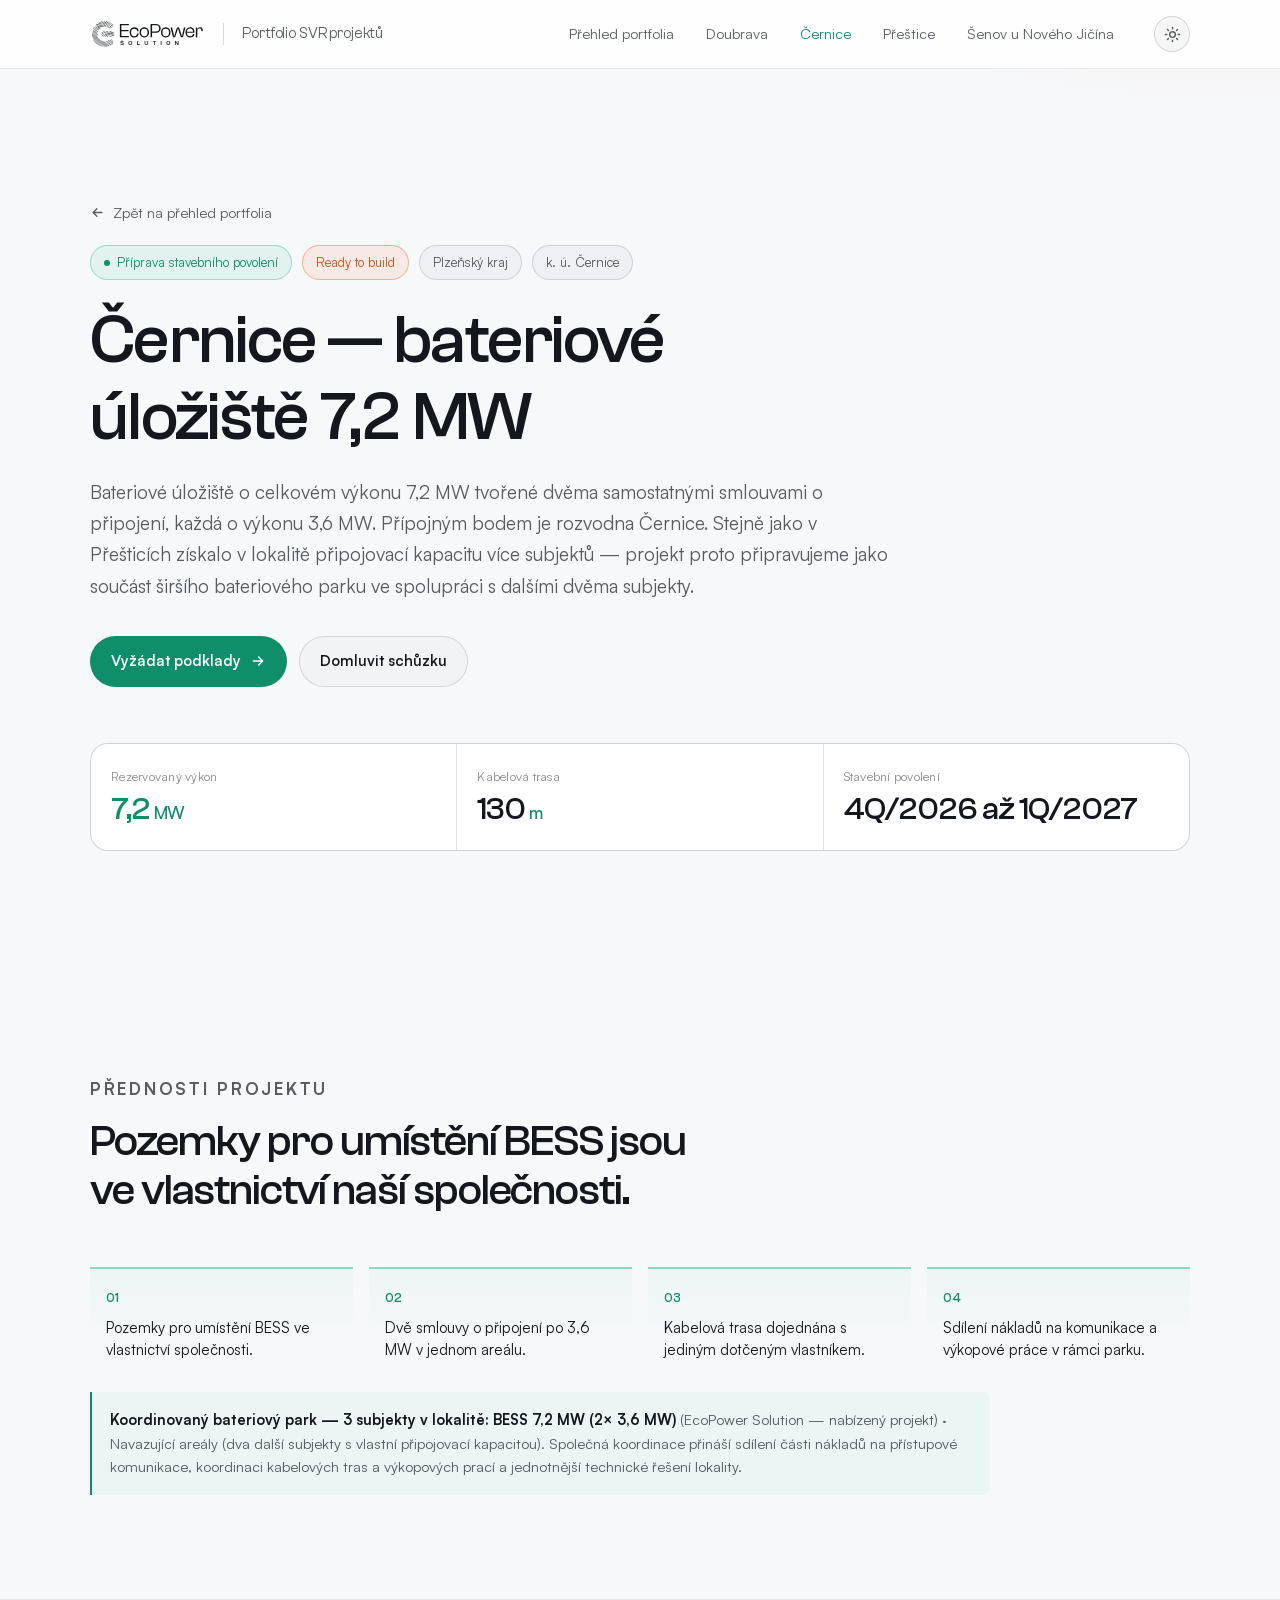
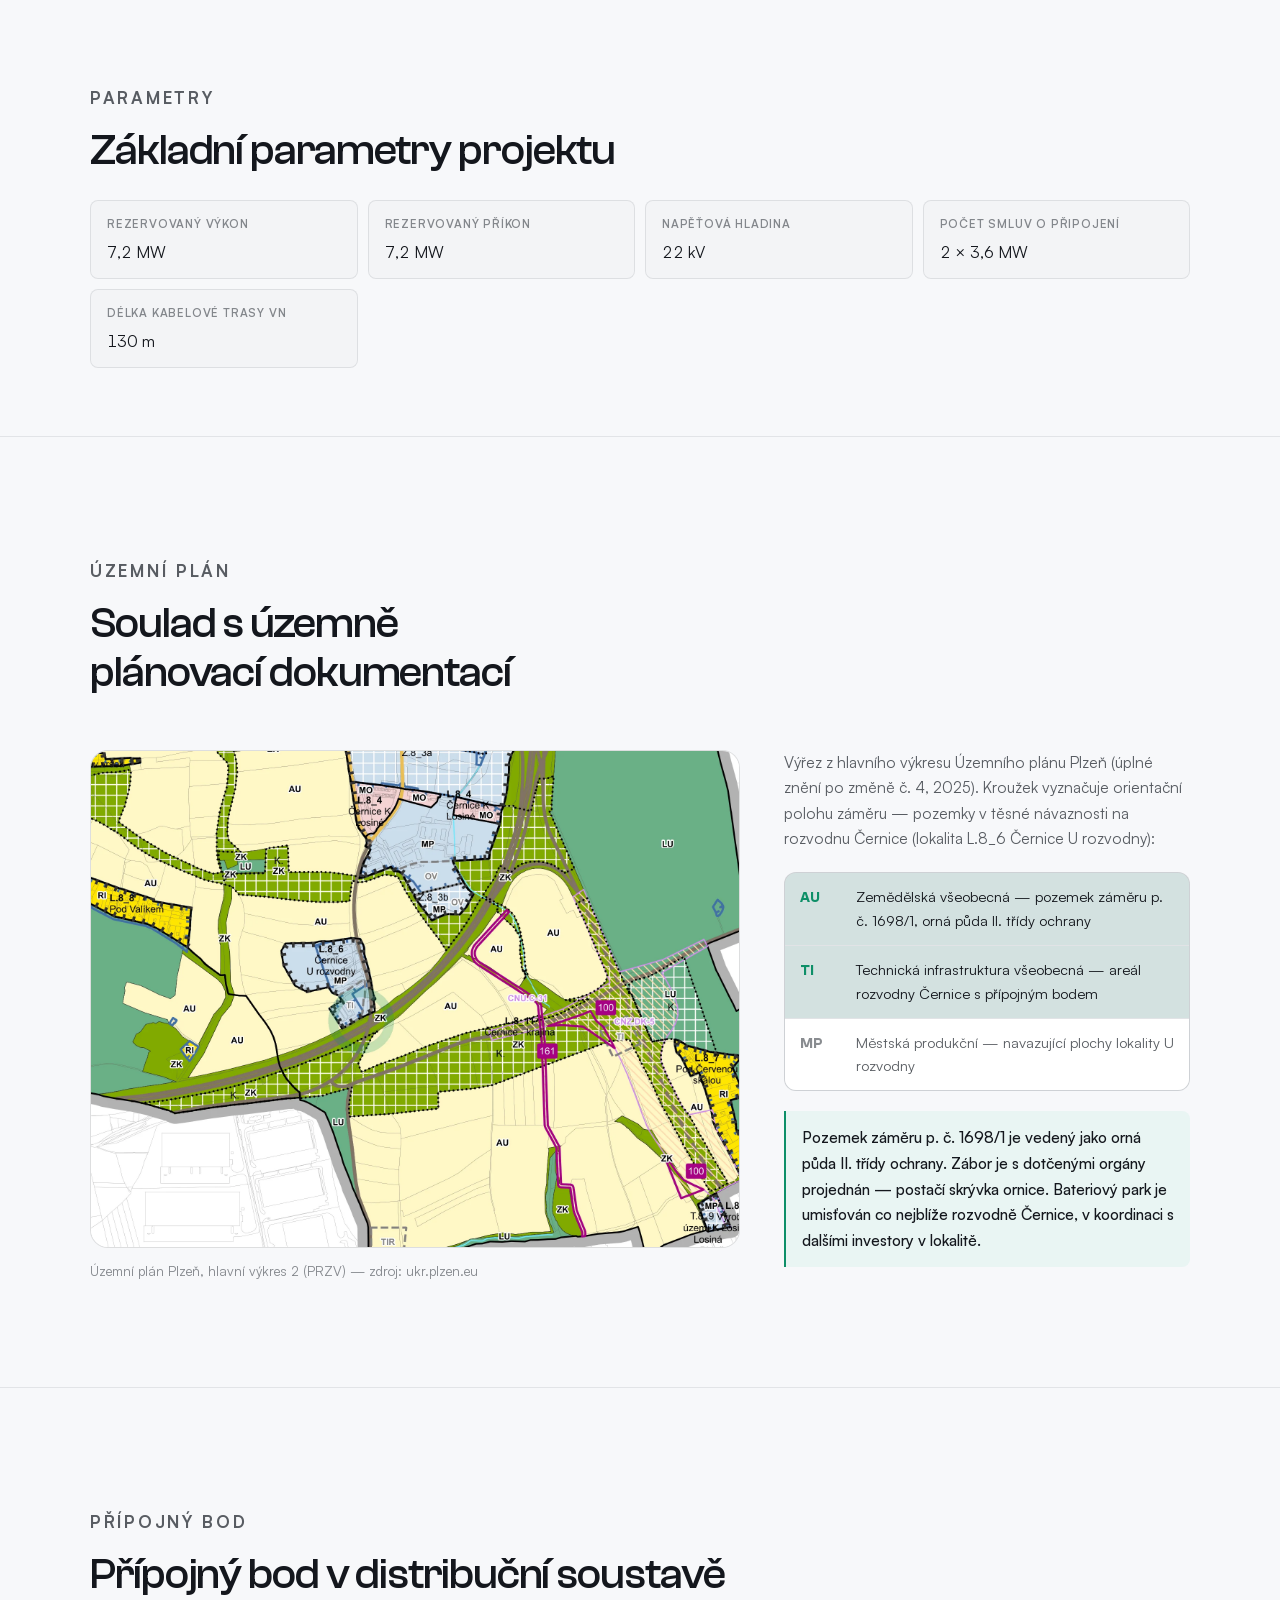
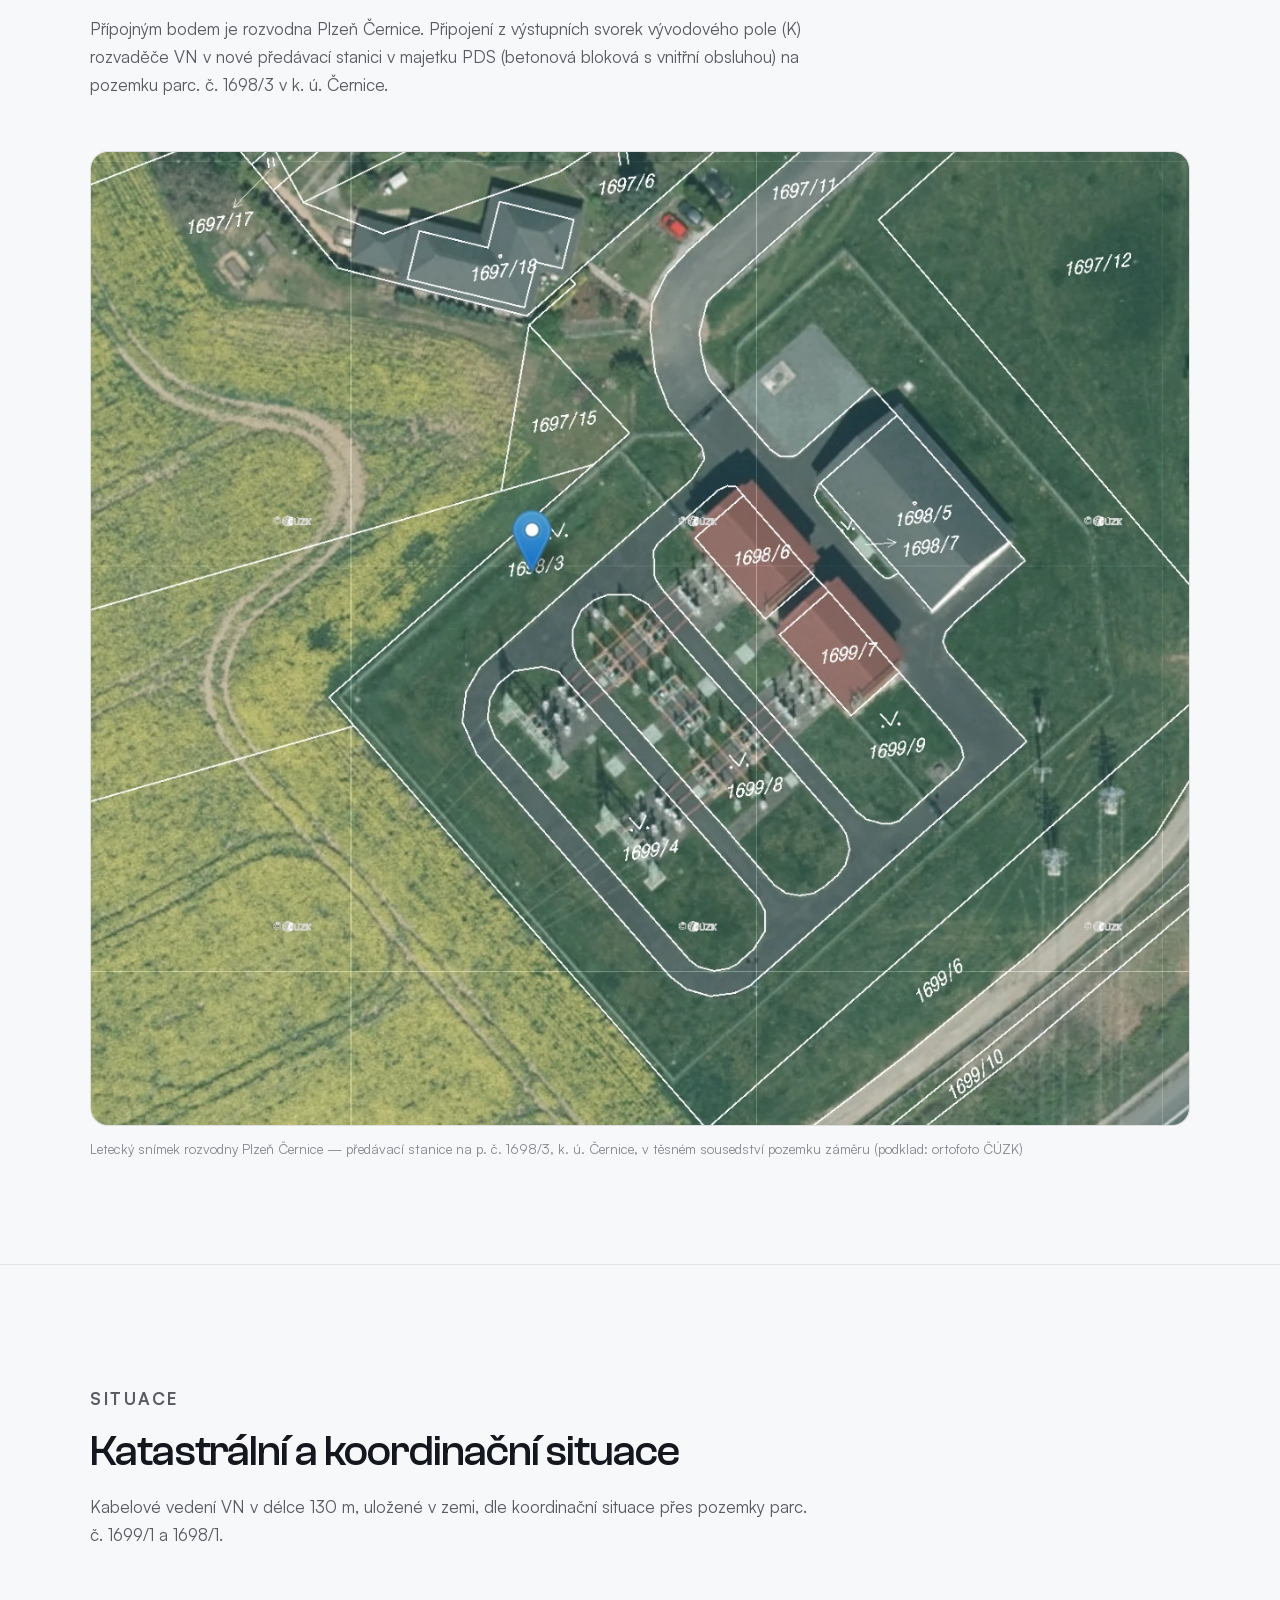
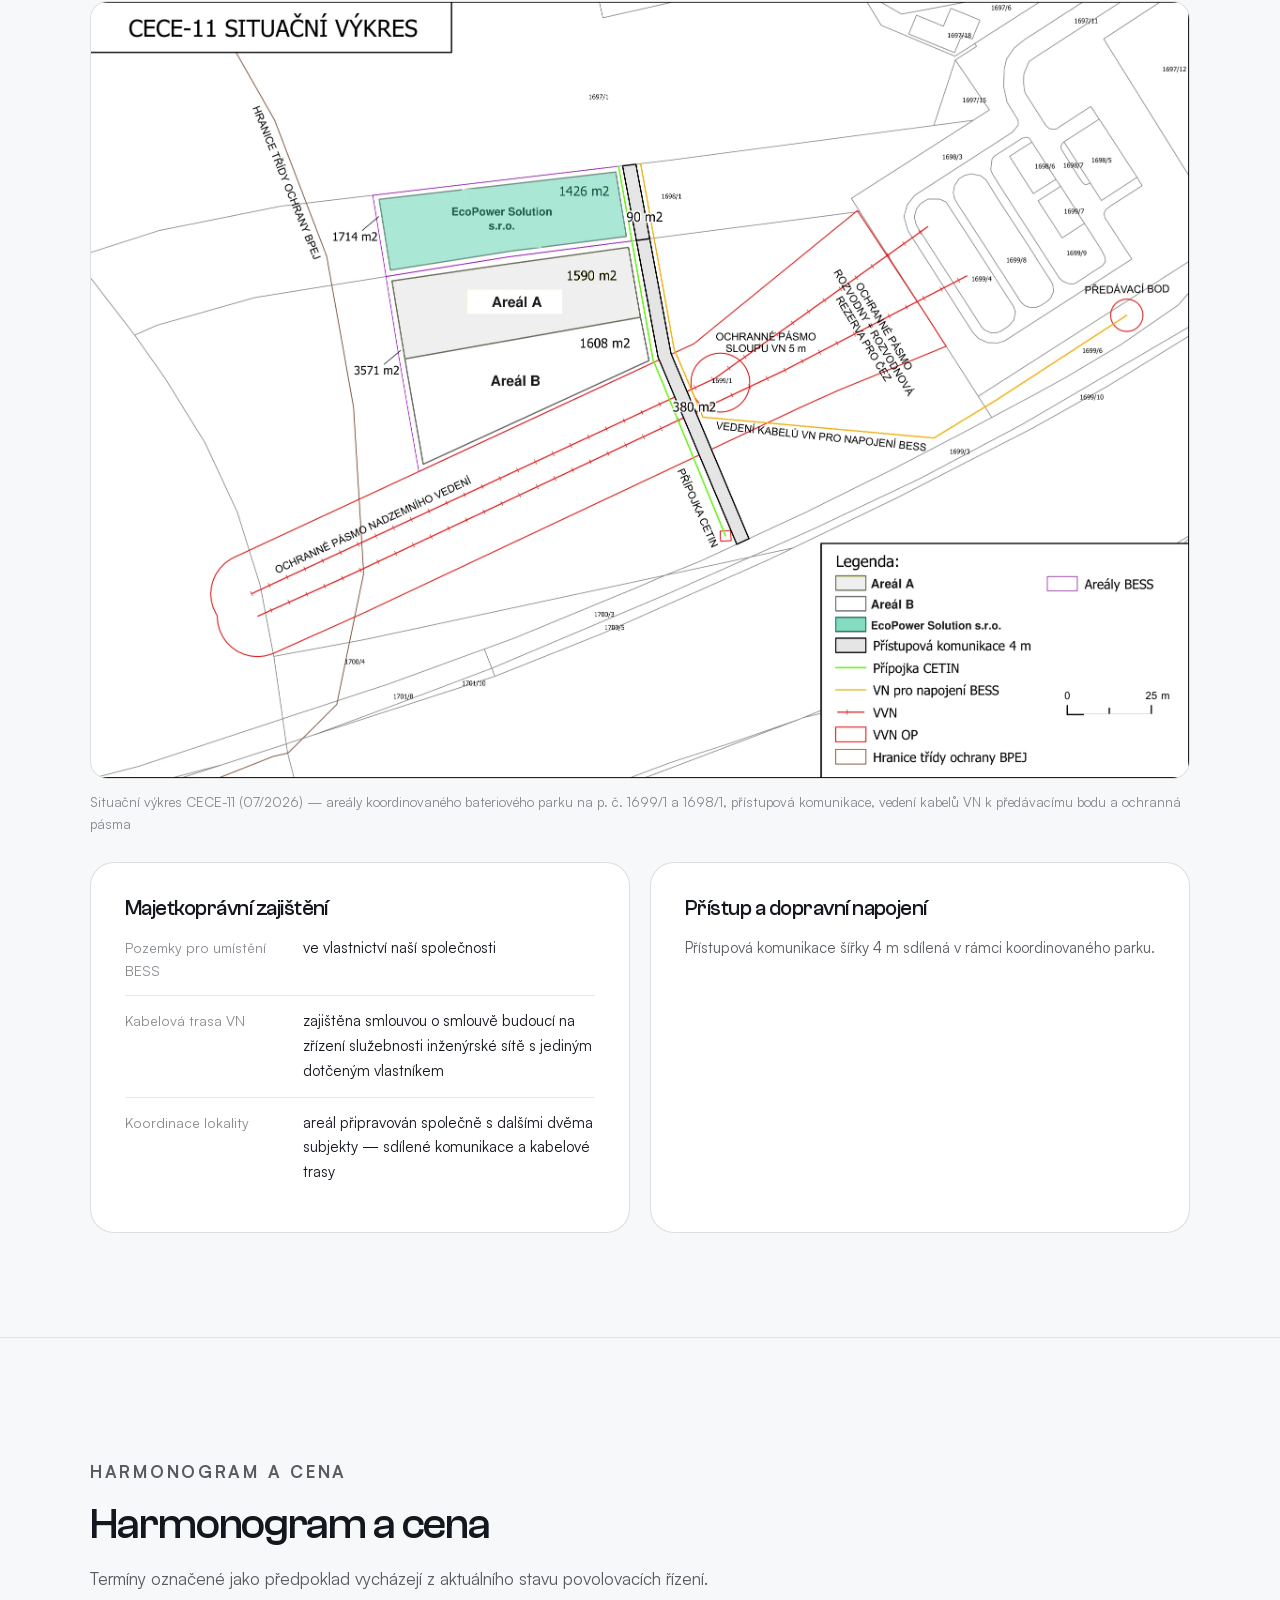
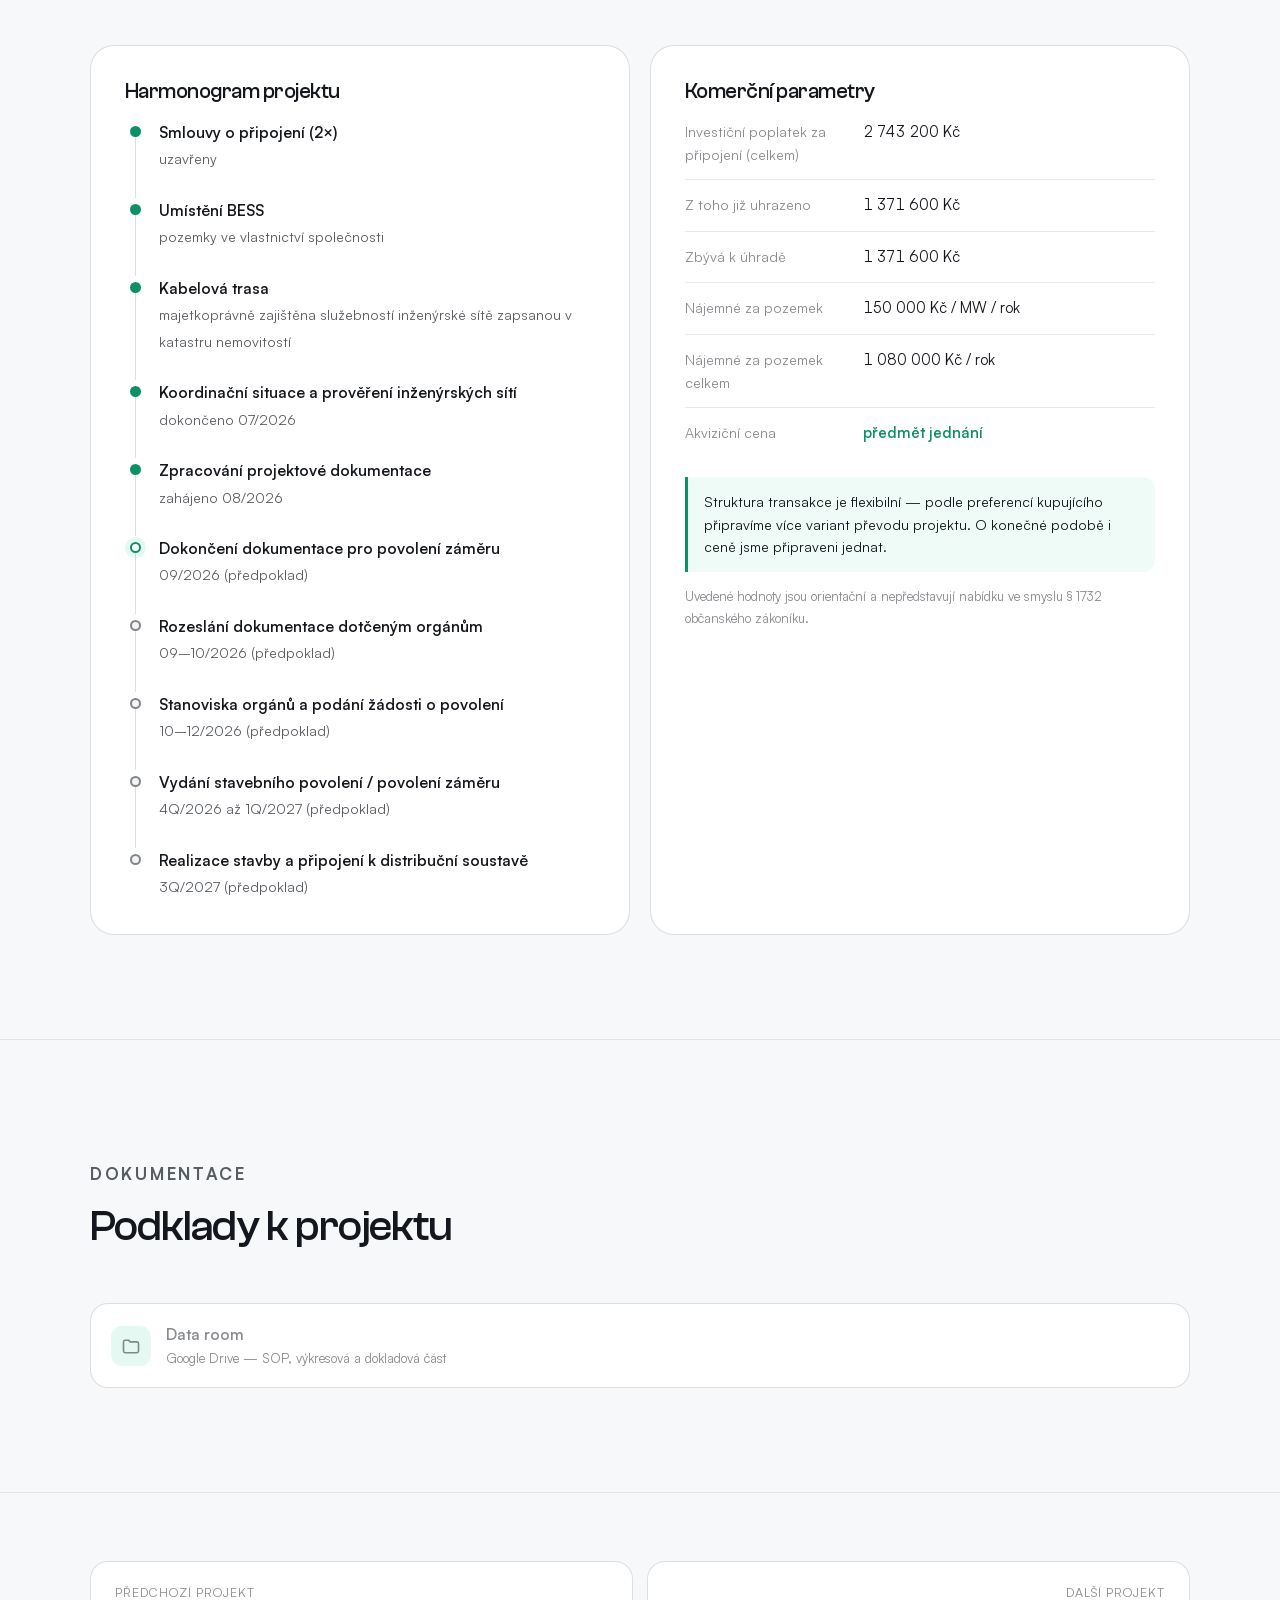
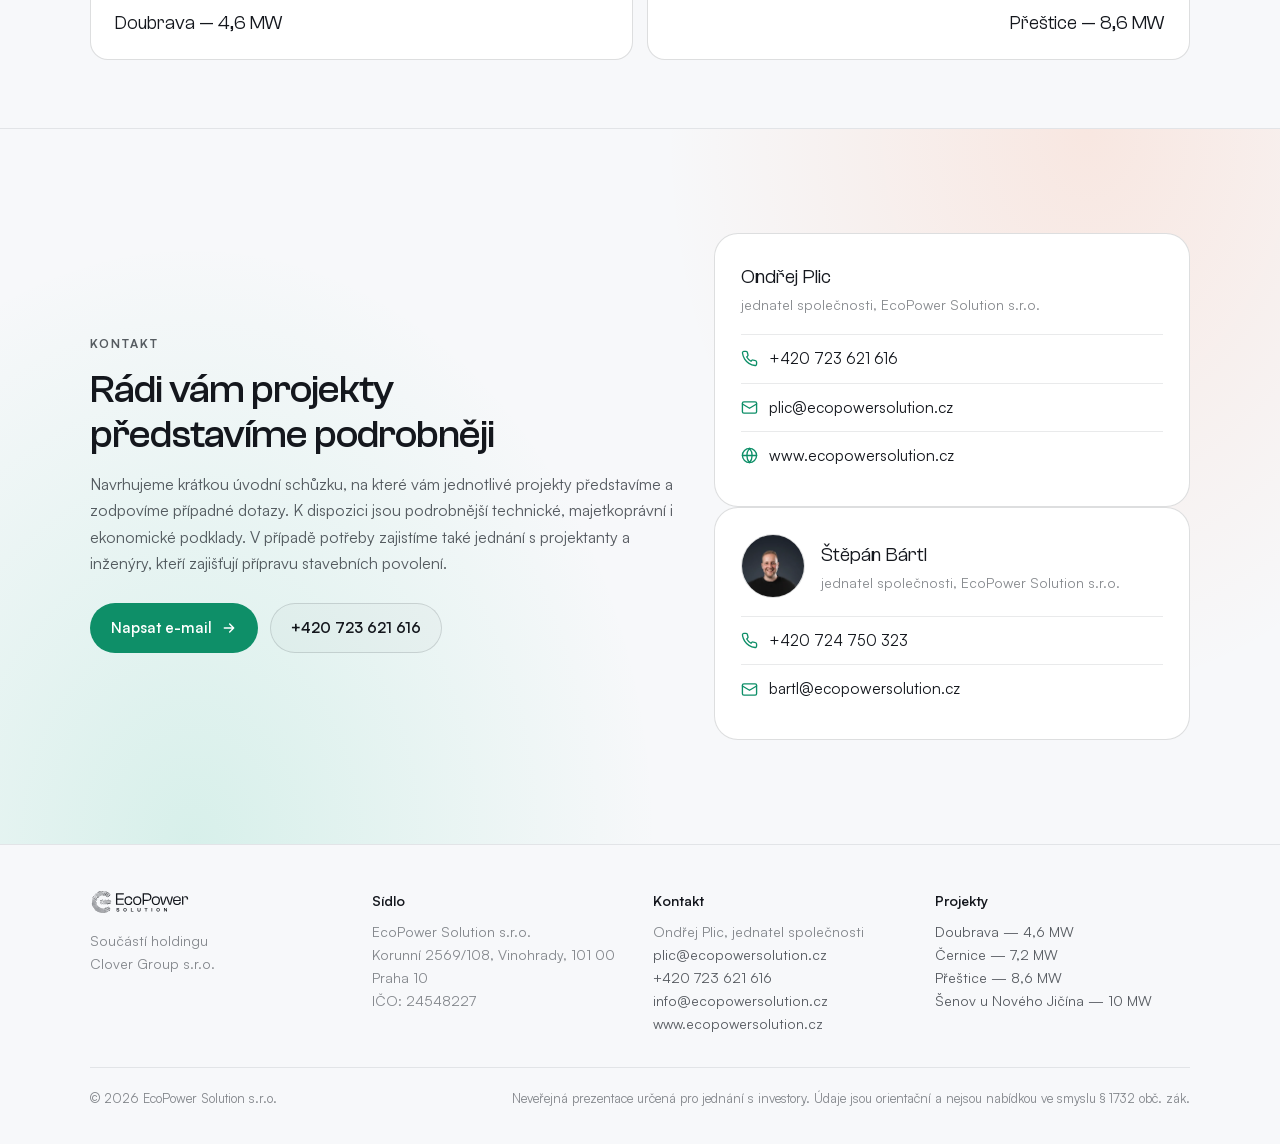
<file: cernice.html>
<!doctype html>
<html lang="cs">
<head>
<meta charset="utf-8">
<meta name="viewport" content="width=device-width, initial-scale=1">
<title>Černice — BESS 7,2 MW | EcoPower Solution</title>
<meta name="description" content="Pozemky pro umístění BESS jsou ve vlastnictví naší společnosti.">
<meta name="robots" content="noindex, nofollow">
<meta name="theme-color" content="#f7f8fa">
<script>(function(){try{var t=localStorage.getItem('eps-theme');if(t==='dark')document.documentElement.setAttribute('data-theme','dark');}catch(e){}})();</script>
<meta property="og:type" content="website">
<meta property="og:title" content="Černice — BESS 7,2 MW | EcoPower Solution">
<meta property="og:description" content="Pozemky pro umístění BESS jsou ve vlastnictví naší společnosti.">
<meta property="og:locale" content="cs_CZ">
<link rel="stylesheet" href="assets/css/style.css?v=8dd5adc5">
<link rel="icon" href="assets/img/favicon.svg" type="image/svg+xml">
<link rel="icon" href="assets/img/favicon-32.png" sizes="32x32" type="image/png">
<link rel="apple-touch-icon" href="assets/img/apple-touch-icon.png">
<script src="assets/js/app.js?v=fd32b178" defer></script>
</head>
<body>
<header class="site-header">
  <div class="wrap">
    <a class="brand" href="index.html" aria-label="Přehled portfolia">
      <img class="logo-light" src="assets/img/logo-dark.svg" alt="EcoPower Solution">
      <img class="logo-dark" src="assets/img/logo.svg" alt="" aria-hidden="true">
    </a>
    <span class="brand-sep"></span>
    <span class="brand-label">Portfolio SVR projektů</span>
    <details class="nav-wrap" open>
      <summary aria-label="Otevřít navigaci">Projekty<svg width="14" height="14" viewBox="0 0 24 24" fill="none" stroke="currentColor" stroke-width="2.4" stroke-linecap="round" stroke-linejoin="round"><path d="m6 9 6 6 6-6"/></svg></summary>
      <nav>
      <a href="index.html">Přehled portfolia</a>
      <a href="doubrava.html">Doubrava</a>
      <a href="cernice.html" aria-current="page">Černice</a>
      <a href="prestice.html">Přeštice</a>
      <a href="senov.html">Šenov u Nového Jičína</a>
      </nav>
    </details>
    <button class="theme-btn" type="button" aria-label="Přepnout světlý a tmavý motiv">
      <svg class="ico-sun" viewBox="0 0 24 24" fill="none" stroke="currentColor" stroke-width="2" stroke-linecap="round"><circle cx="12" cy="12" r="4"/><path d="M12 2v2M12 20v2M4.9 4.9l1.4 1.4M17.7 17.7l1.4 1.4M2 12h2M20 12h2M4.9 19.1l1.4-1.4M17.7 6.3l1.4-1.4"/></svg>
      <svg class="ico-moon" viewBox="0 0 24 24" fill="none" stroke="currentColor" stroke-width="2" stroke-linecap="round" stroke-linejoin="round"><path d="M21 12.8A9 9 0 1 1 11.2 3a7 7 0 0 0 9.8 9.8z"/></svg>
    </button>
  </div>
</header>
<main>
<section class="hero">
  <div class="wrap">
    <a class="back-link" href="index.html"><svg viewBox="0 0 24 24" fill="none" stroke="currentColor" stroke-width="2.2" stroke-linecap="round" stroke-linejoin="round"><path d="M19 12H5M11 18l-6-6 6-6"/></svg>Zpět na přehled portfolia</a>
    <div class="hero-meta">
      <span class="tag tag--status"><span class="dot"></span>Příprava stavebního povolení</span>
      <span class="tag tag--rtb">Ready to build</span>
      <span class="tag">Plzeňský kraj</span>
      <span class="tag">k. ú. Černice</span>
    </div>
    <h1>Černice — bateriové úložiště 7,2 MW</h1>
    <p class="lede">Bateriové úložiště o celkovém výkonu 7,2 MW tvořené dvěma samostatnými smlouvami o připojení, každá o výkonu 3,6 MW. Přípojným bodem je rozvodna Černice. Stejně jako v Přešticích získalo v lokalitě připojovací kapacitu více subjektů — projekt proto připravujeme jako součást širšího bateriového parku ve spolupráci s dalšími dvěma subjekty.</p>
    <div class="btn-row">
      <a class="btn btn--primary" href="mailto:plic@ecopowersolution.cz?subject=Podklady%20%E2%80%93%20Černice">Vyžádat podklady <svg width="16" height="16" viewBox="0 0 24 24" fill="none" stroke="currentColor" stroke-width="2.2" stroke-linecap="round" stroke-linejoin="round"><path d="M5 12h14M13 6l6 6-6 6"/></svg></a>
      <a class="btn btn--ghost" href="#kontakt">Domluvit schůzku</a>
    </div>
    <dl class="stats">
      <div class="stat stat--accent"><dt>Rezervovaný výkon</dt><dd>7,2<small>MW</small></dd></div>
      <div class="stat"><dt>Kabelová trasa</dt><dd>130<small>m</small></dd></div>
      <div class="stat"><dt>Stavební povolení</dt><dd>4Q/2026 až 1Q/2027</dd></div>
    </dl>
  </div>
</section>

<section class="section">
  <div class="wrap">
    <div class="section-head">
      <p class="eyebrow">Přednosti projektu</p>
      <h2>Pozemky pro umístění BESS jsou ve vlastnictví naší společnosti.</h2>
    </div>
    <ol class="usp">
      <li class="usp-item"><span class="usp-n">01</span><span class="usp-t">Pozemky pro umístění BESS ve vlastnictví společnosti.</span></li>
      <li class="usp-item"><span class="usp-n">02</span><span class="usp-t">Dvě smlouvy o připojení po 3,6 MW v jednom areálu.</span></li>
      <li class="usp-item"><span class="usp-n">03</span><span class="usp-t">Kabelová trasa dojednána s jediným dotčeným vlastníkem.</span></li>
      <li class="usp-item"><span class="usp-n">04</span><span class="usp-t">Sdílení nákladů na komunikace a výkopové práce v rámci parku.</span></li>
    </ol>
    <div class="usp-note">
      <strong>Koordinovaný bateriový park — 3 subjekty v lokalitě:</strong>
      <strong>BESS 7,2 MW (2× 3,6 MW)</strong> (EcoPower Solution — nabízený projekt) · Navazující areály (dva další subjekty s vlastní připojovací kapacitou). Společná koordinace přináší sdílení části nákladů na přístupové komunikace, koordinaci kabelových tras a výkopových prací a jednotnější technické řešení lokality.
    </div>
  </div>
</section>

<section class="section section--tight">
  <div class="wrap">
    <div class="section-head" style="margin-bottom:24px">
      <p class="eyebrow">Parametry</p>
      <h2>Základní parametry projektu</h2>
    </div>
    <ul class="specs"><li><span class="k">Rezervovaný výkon</span><span class="v">7,2 MW</span></li><li><span class="k">Rezervovaný příkon</span><span class="v">7,2 MW</span></li><li><span class="k">Napěťová hladina</span><span class="v">22 kV</span></li><li><span class="k">Počet smluv o připojení</span><span class="v">2 × 3,6 MW</span></li><li><span class="k">Délka kabelové trasy VN</span><span class="v">130 m</span></li></ul>

  </div>
</section>


<section class="section">
  <div class="wrap">
    <div class="section-head">
      <p class="eyebrow">Územní plán</p>
      <h2>Soulad s územně plánovací dokumentací</h2>
    </div>
    <div class="up-grid">
      <figure class="plan">
        <a class="plan-img" href="assets/img/cernice-uzemni-plan.webp" target="_blank" rel="noopener" title="Otevřít výřez ve větším rozlišení">
          <img src="assets/img/cernice-uzemni-plan.webp" alt="Výřez z územního plánu" loading="lazy">
          <span class="plan-zoom">Zvětšit</span>
        </a>
        <figcaption>Územní plán Plzeň, hlavní výkres 2 (PRZV) — zdroj: ukr.plzen.eu</figcaption>
      </figure>
      <div class="up-text">
        <p>Výřez z hlavního výkresu Územního plánu Plzeň (úplné znění po změně č. 4, 2025). Kroužek vyznačuje orientační polohu záměru — pozemky v těsné návaznosti na rozvodnu Černice (lokalita L.8_6 Černice U rozvodny):</p>
        <ul class="up-plochy"><li class="is-fit"><span class="up-kod">AU</span><span class="up-popis">Zemědělská všeobecná — pozemek záměru p. č. 1698/1, orná půda II. třídy ochrany</span></li><li class="is-fit"><span class="up-kod">TI</span><span class="up-popis">Technická infrastruktura všeobecná — areál rozvodny Černice s přípojným bodem</span></li><li class=""><span class="up-kod">MP</span><span class="up-popis">Městská produkční — navazující plochy lokality U rozvodny</span></li></ul>
        <p class="up-zaver">Pozemek záměru p. č. 1698/1 je vedený jako orná půda II. třídy ochrany. Zábor je s dotčenými orgány projednán — postačí skrývka ornice. Bateriový park je umisťován co nejblíže rozvodně Černice, v koordinaci s dalšími investory v lokalitě.</p>
      </div>
    </div>
  </div>
</section>

<section class="section">
  <div class="wrap">
    <div class="section-head">
      <p class="eyebrow">Přípojný bod</p>
      <h2>Přípojný bod v distribuční soustavě</h2>
      <p>Přípojným bodem je rozvodna Plzeň Černice. Připojení z výstupních svorek vývodového pole (K) rozvaděče VN v nové předávací stanici v majetku PDS (betonová bloková s vnitřní obsluhou) na pozemku parc. č. 1698/3 v k. ú. Černice.</p>
    </div>
      <figure class="plan">
        <a class="plan-img" href="assets/img/cernice-pripojny-bod.webp" target="_blank" rel="noopener" title="Otevřít výkres ve větším rozlišení">
          <img src="assets/img/cernice-pripojny-bod.webp" alt="Letecký snímek rozvodny Plzeň Černice — předávací stanice na p. č. 1698/3, k. ú. Černice, v těsném sousedství pozemku záměru (podklad: ortofoto ČÚZK)" loading="lazy">
          <span class="plan-zoom">Zvětšit</span>
        </a>
        <figcaption>Letecký snímek rozvodny Plzeň Černice — předávací stanice na p. č. 1698/3, k. ú. Černice, v těsném sousedství pozemku záměru (podklad: ortofoto ČÚZK)</figcaption>
      </figure>
  </div>
</section>

<section class="section">
  <div class="wrap">
    <div class="section-head">
      <p class="eyebrow">Situace</p>
      <h2>Katastrální a koordinační situace</h2>
      <p>Kabelové vedení VN v délce 130 m, uložené v zemi, dle koordinační situace přes pozemky parc. č. 1699/1 a 1698/1.</p>
    </div>
      <figure class="plan">
        <a class="plan-img" href="assets/img/cernice-park.webp" target="_blank" rel="noopener" title="Otevřít výkres ve větším rozlišení">
          <img src="assets/img/cernice-park.webp" alt="Situační výkres CECE-11 (07/2026) — areály koordinovaného bateriového parku na p. č. 1699/1 a 1698/1, přístupová komunikace, vedení kabelů VN k předávacímu bodu a ochranná pásma" loading="lazy">
          <span class="plan-zoom">Zvětšit</span>
        </a>
        <figcaption>Situační výkres CECE-11 (07/2026) — areály koordinovaného bateriového parku na p. č. 1699/1 a 1698/1, přístupová komunikace, vedení kabelů VN k předávacímu bodu a ochranná pásma</figcaption>
      </figure>
    <div class="grid-2" style="margin-top:26px">
      <div class="panel">
        <h3>Majetkoprávní zajištění</h3>
        <dl class="dl"><div><dt>Pozemky pro umístění BESS</dt><dd>ve vlastnictví naší společnosti</dd></div><div><dt>Kabelová trasa VN</dt><dd>zajištěna smlouvou o smlouvě budoucí na zřízení služebnosti inženýrské sítě s jediným dotčeným vlastníkem</dd></div><div><dt>Koordinace lokality</dt><dd>areál připravován společně s dalšími dvěma subjekty — sdílené komunikace a kabelové trasy</dd></div></dl>
      </div>
      <div class="panel">
        <h3>Přístup a dopravní napojení</h3>
        <p style="color:var(--muted);font-size:15px">Přístupová komunikace šířky 4 m sdílená v rámci koordinovaného parku.</p>
      </div>
    </div>
  </div>
</section>

<section class="section">
  <div class="wrap">
    <div class="section-head">
      <p class="eyebrow">Harmonogram a cena</p>
      <h2>Harmonogram a cena</h2>
      <p>Termíny označené jako předpoklad vycházejí z aktuálního stavu povolovacích řízení.</p>
    </div>
    <div class="grid-2">
      <div class="panel">
        <h3>Harmonogram projektu</h3>
        <ul class="timeline"><li class="is-done"><span class="tl-label">Smlouvy o připojení (2×)</span><span class="tl-when">uzavřeny</span></li><li class="is-done"><span class="tl-label">Umístění BESS</span><span class="tl-when">pozemky ve vlastnictví společnosti</span></li><li class="is-done"><span class="tl-label">Kabelová trasa</span><span class="tl-when">majetkoprávně zajištěna služebností inženýrské sítě zapsanou v katastru nemovitostí</span></li><li class="is-done"><span class="tl-label">Koordinační situace a prověření inženýrských sítí</span><span class="tl-when">dokončeno 07/2026</span></li><li class="is-done"><span class="tl-label">Zpracování projektové dokumentace</span><span class="tl-when">zahájeno 08/2026</span></li><li class="is-next"><span class="tl-label">Dokončení dokumentace pro povolení záměru</span><span class="tl-when">09/2026 (předpoklad)</span></li><li class="is-future"><span class="tl-label">Rozeslání dokumentace dotčeným orgánům</span><span class="tl-when">09–10/2026 (předpoklad)</span></li><li class="is-future"><span class="tl-label">Stanoviska orgánů a podání žádosti o povolení</span><span class="tl-when">10–12/2026 (předpoklad)</span></li><li class="is-future"><span class="tl-label">Vydání stavebního povolení / povolení záměru</span><span class="tl-when">4Q/2026 až 1Q/2027 (předpoklad)</span></li><li class="is-future"><span class="tl-label">Realizace stavby a připojení k distribuční soustavě</span><span class="tl-when">3Q/2027 (předpoklad)</span></li></ul>
      </div>
      <div class="panel">
        <h3>Komerční parametry</h3>
        <dl class="dl"><div><dt>Investiční poplatek za připojení (celkem)</dt><dd>2 743 200 Kč</dd></div><div><dt>Z toho již uhrazeno</dt><dd>1 371 600 Kč</dd></div><div><dt>Zbývá k úhradě</dt><dd>1 371 600 Kč</dd></div><div><dt>Nájemné za pozemek</dt><dd>150 000 Kč / MW / rok</dd></div><div><dt>Nájemné za pozemek celkem</dt><dd>1 080 000 Kč / rok</dd></div><div class="is-price"><dt>Akviziční cena</dt><dd>předmět jednání</dd></div></dl>
        <div class="price-note price-note--sm">Struktura transakce je flexibilní —
        podle preferencí kupujícího připravíme více variant převodu projektu.
        O konečné podobě i ceně jsme připraveni jednat.</div>
        <p class="disclaimer" style="margin-top:14px">Uvedené hodnoty jsou orientační
        a nepředstavují nabídku ve smyslu § 1732 občanského zákoníku.</p>
      </div>
    </div>
  </div>
</section>


<section class="section">
  <div class="wrap">
    <div class="section-head">
      <p class="eyebrow">Dokumentace</p>
      <h2>Podklady k projektu</h2>
    </div>
    <div class="doc-links">
      <a class="doc" href="https://drive.google.com/drive/folders/1McufA9DeEaIAgx9JaeXjPf13BYI9kgGz" target="_blank" rel="noopener">
        <span class="doc-ico"><svg viewBox="0 0 24 24" fill="none" stroke="currentColor" stroke-width="1.9" stroke-linecap="round" stroke-linejoin="round"><path d="M3 7a2 2 0 0 1 2-2h4l2 2h8a2 2 0 0 1 2 2v9a2 2 0 0 1-2 2H5a2 2 0 0 1-2-2z"/></svg></span>
        <span><strong>Data room</strong><span>Google Drive — SOP, výkresová a dokladová část</span></span>
      </a>
    </div>
  </div>
</section>


<section class="section section--tight">
  <div class="wrap">
    <div class="pager">
      <a href="doubrava.html">
        <div class="dir">Předchozí projekt</div>
        <div class="nm">Doubrava — 4,6 MW</div>
      </a>
      <a class="to-right" href="prestice.html">
        <div class="dir">Další projekt</div>
        <div class="nm">Přeštice — 8,6 MW</div>
      </a>
    </div>
  </div>
</section>

<section class="section cta-band" id="kontakt">
  <div class="wrap">
    <div class="cta-inner">
      <div>
        <p class="eyebrow">Kontakt</p>
        <h2>Rádi vám projekty představíme podrobněji</h2>
        <p>Navrhujeme krátkou úvodní schůzku, na které vám jednotlivé projekty představíme
        a zodpovíme případné dotazy. K dispozici jsou podrobnější technické, majetkoprávní
        i ekonomické podklady. V případě potřeby zajistíme také jednání s projektanty
        a inženýry, kteří zajišťují přípravu stavebních povolení.</p>
        <div class="btn-row" style="margin-top:26px">
          <a class="btn btn--primary" href="mailto:plic@ecopowersolution.cz?subject=RTB%20bateriov%C3%A9%20projekty%20%E2%80%93%20dotaz">Napsat e-mail<svg width="16" height="16" viewBox="0 0 24 24" fill="none" stroke="currentColor" stroke-width="2.2" stroke-linecap="round" stroke-linejoin="round"><path d="M5 12h14M13 6l6 6-6 6"/></svg></a>
          <a class="btn btn--ghost" href="tel:+420723621616">+420 723 621 616</a>
        </div>
      </div>
      <div class="contact-stack">
      <div class="contact-card">
        <div class="who">Ondřej Plic</div>
        <div class="role">jednatel společnosti, EcoPower Solution s.r.o.</div>
        <a class="line" href="tel:+420723621616"><svg viewBox="0 0 24 24" fill="none" stroke="currentColor" stroke-width="1.9" stroke-linecap="round" stroke-linejoin="round"><path d="M22 16.9v3a2 2 0 0 1-2.2 2 19.8 19.8 0 0 1-8.6-3.1 19.5 19.5 0 0 1-6-6A19.8 19.8 0 0 1 2.1 4.2 2 2 0 0 1 4.1 2h3a2 2 0 0 1 2 1.7c.1 1 .4 1.9.7 2.8a2 2 0 0 1-.5 2.1L8.1 9.9a16 16 0 0 0 6 6l1.3-1.3a2 2 0 0 1 2.1-.4c.9.3 1.8.6 2.8.7a2 2 0 0 1 1.7 2z"/></svg>+420 723 621 616</a>
        <a class="line" href="mailto:plic@ecopowersolution.cz"><svg viewBox="0 0 24 24" fill="none" stroke="currentColor" stroke-width="1.9" stroke-linecap="round" stroke-linejoin="round"><rect x="2" y="4" width="20" height="16" rx="2"/><path d="m2 7 10 6 10-6"/></svg>plic@ecopowersolution.cz</a>
        <a class="line" href="https://www.ecopowersolution.cz" target="_blank" rel="noopener"><svg viewBox="0 0 24 24" fill="none" stroke="currentColor" stroke-width="1.9" stroke-linecap="round" stroke-linejoin="round"><circle cx="12" cy="12" r="10"/><path d="M2 12h20M12 2a15.3 15.3 0 0 1 0 20 15.3 15.3 0 0 1 0-20"/></svg>www.ecopowersolution.cz</a>
      </div>
      <div class="contact-card">
        <div class="who-row">
          <img class="who-photo" src="assets/img/stepan-bartl-portret.webp"
               alt="Štěpán Bártl" width="256" height="256" loading="lazy" decoding="async">
          <div>
            <div class="who">Štěpán Bártl</div>
            <div class="role">jednatel společnosti, EcoPower Solution s.r.o.</div>
          </div>
        </div>
        <a class="line" href="tel:+420724750323"><svg viewBox="0 0 24 24" fill="none" stroke="currentColor" stroke-width="1.9" stroke-linecap="round" stroke-linejoin="round"><path d="M22 16.9v3a2 2 0 0 1-2.2 2 19.8 19.8 0 0 1-8.6-3.1 19.5 19.5 0 0 1-6-6A19.8 19.8 0 0 1 2.1 4.2 2 2 0 0 1 4.1 2h3a2 2 0 0 1 2 1.7c.1 1 .4 1.9.7 2.8a2 2 0 0 1-.5 2.1L8.1 9.9a16 16 0 0 0 6 6l1.3-1.3a2 2 0 0 1 2.1-.4c.9.3 1.8.6 2.8.7a2 2 0 0 1 1.7 2z"/></svg>+420 724 750 323</a>
        <a class="line" href="mailto:bartl@ecopowersolution.cz"><svg viewBox="0 0 24 24" fill="none" stroke="currentColor" stroke-width="1.9" stroke-linecap="round" stroke-linejoin="round"><rect x="2" y="4" width="20" height="16" rx="2"/><path d="m2 7 10 6 10-6"/></svg>bartl@ecopowersolution.cz</a>
      </div>
      </div>
    </div>
  </div>
</section>
</main>
<footer class="site-footer">
  <div class="wrap">
    <div class="footer-grid">
      <div>
        <img class="logo logo-light" src="assets/img/logo-dark.svg" alt="EcoPower Solution">
        <img class="logo logo-dark" src="assets/img/logo.svg" alt="" aria-hidden="true">
        <div>Součástí holdingu<br>Clover Group s.r.o.</div>
      </div>
      <div>
        <strong>Sídlo</strong>
        EcoPower Solution s.r.o.<br>
        Korunní 2569/108, Vinohrady, 101 00 Praha 10<br>
        IČO: 24548227
      </div>
      <div>
        <strong>Kontakt</strong>
        Ondřej Plic, jednatel společnosti<br>
        <a href="mailto:plic@ecopowersolution.cz">plic@ecopowersolution.cz</a><br>
        <a href="tel:+420723621616">+420 723 621 616</a><br>
        <a href="mailto:info@ecopowersolution.cz">info@ecopowersolution.cz</a><br>
        <a href="https://www.ecopowersolution.cz" target="_blank" rel="noopener">www.ecopowersolution.cz</a>
      </div>
      <div>
        <strong>Projekty</strong>
        <a href="doubrava.html">Doubrava — 4,6 MW</a><br><a href="cernice.html">Černice — 7,2 MW</a><br><a href="prestice.html">Přeštice — 8,6 MW</a><br><a href="senov.html">Šenov u Nového Jičína — 10 MW</a>
      </div>
    </div>
    <div class="footer-bottom">
      <span>© 2026 EcoPower Solution s.r.o.</span>
      <span>Neveřejná prezentace určená pro jednání s investory. Údaje jsou orientační a nejsou nabídkou ve smyslu § 1732 obč. zák.</span>
    </div>
  </div>
</footer>
</body>
</html>
</file>
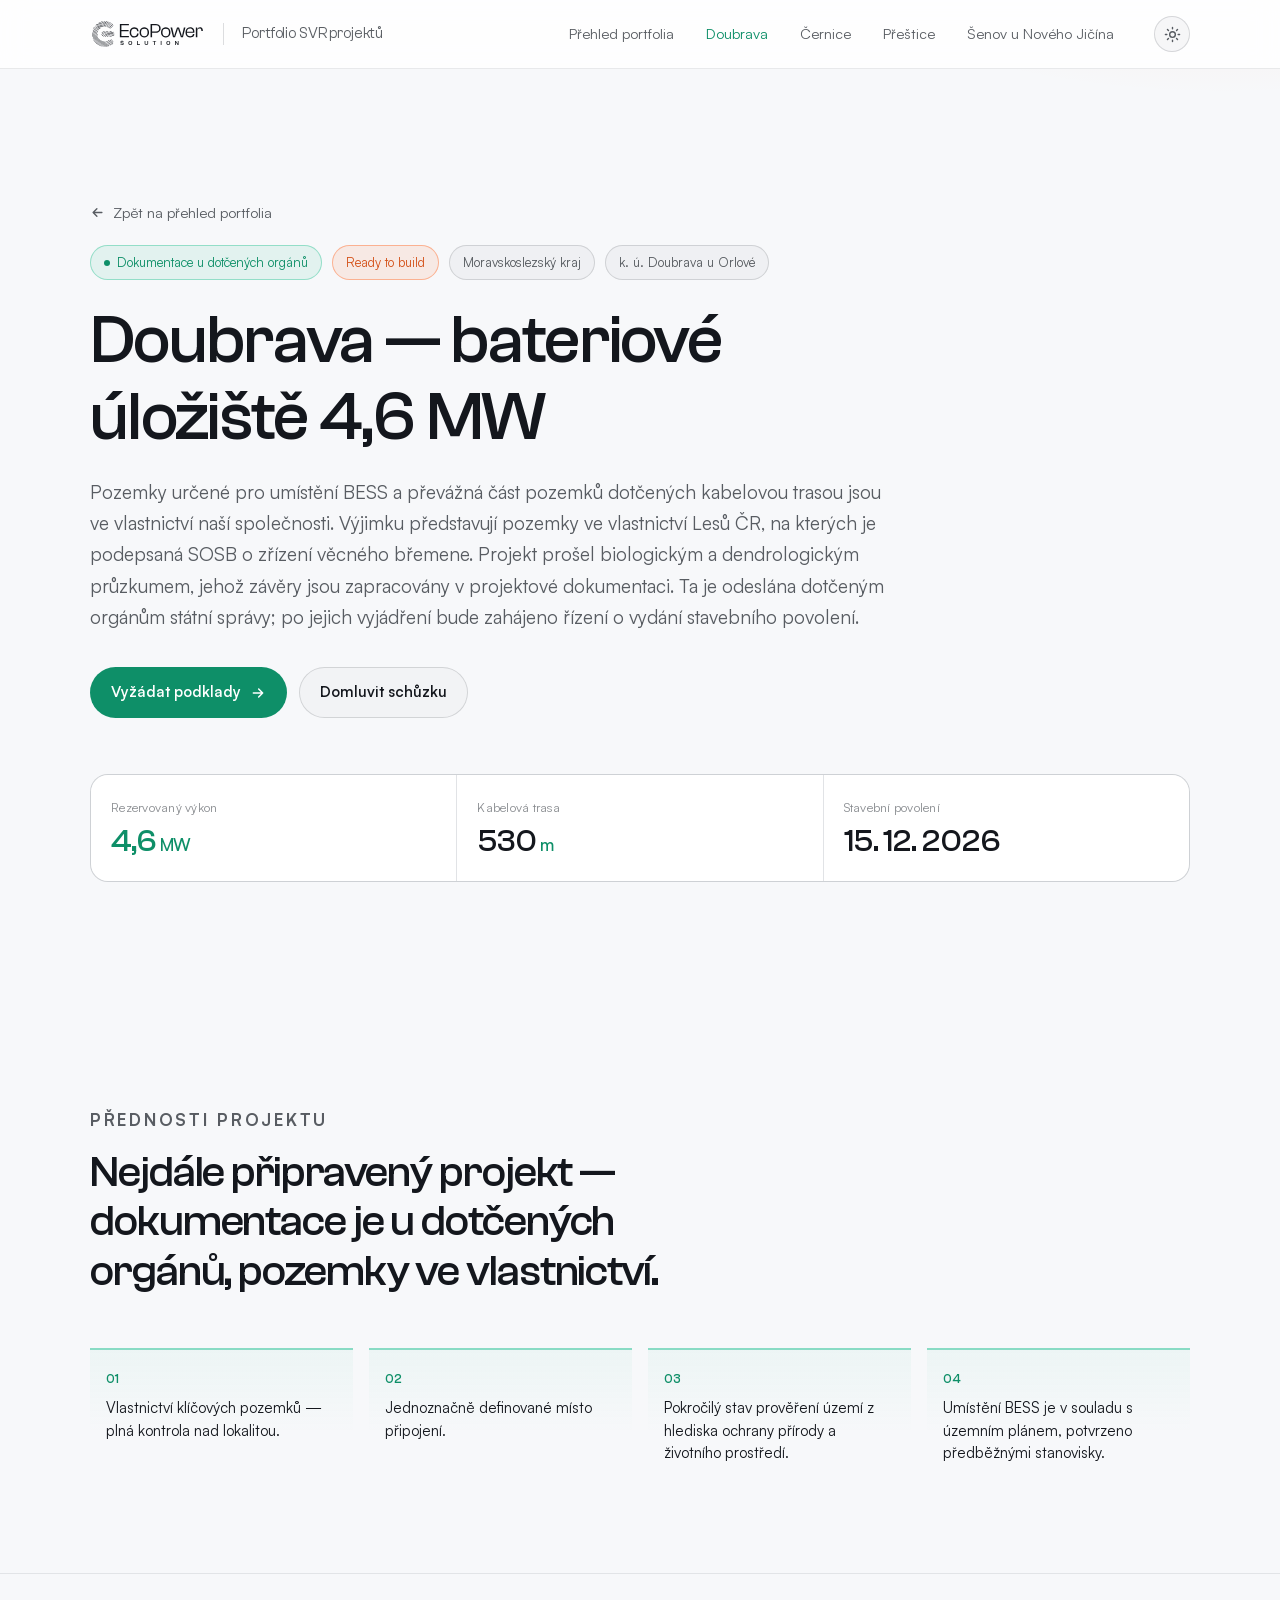
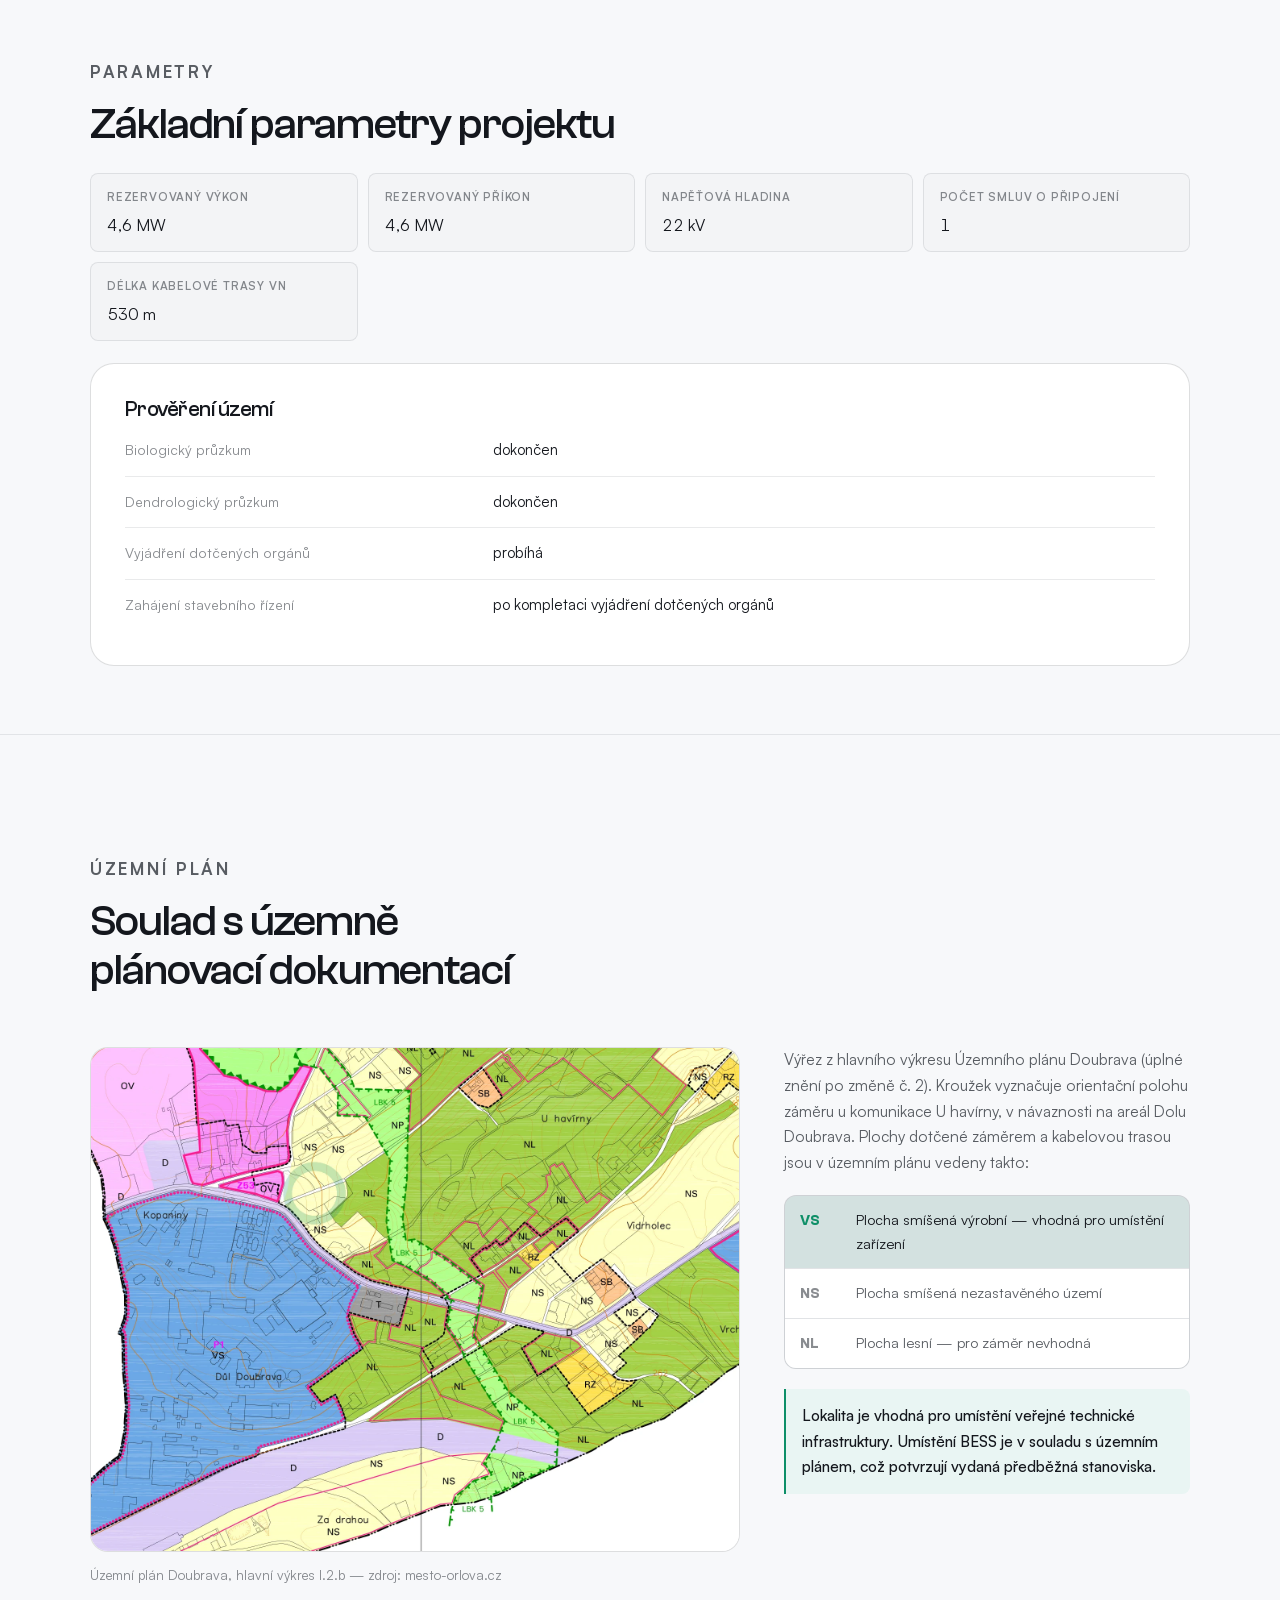
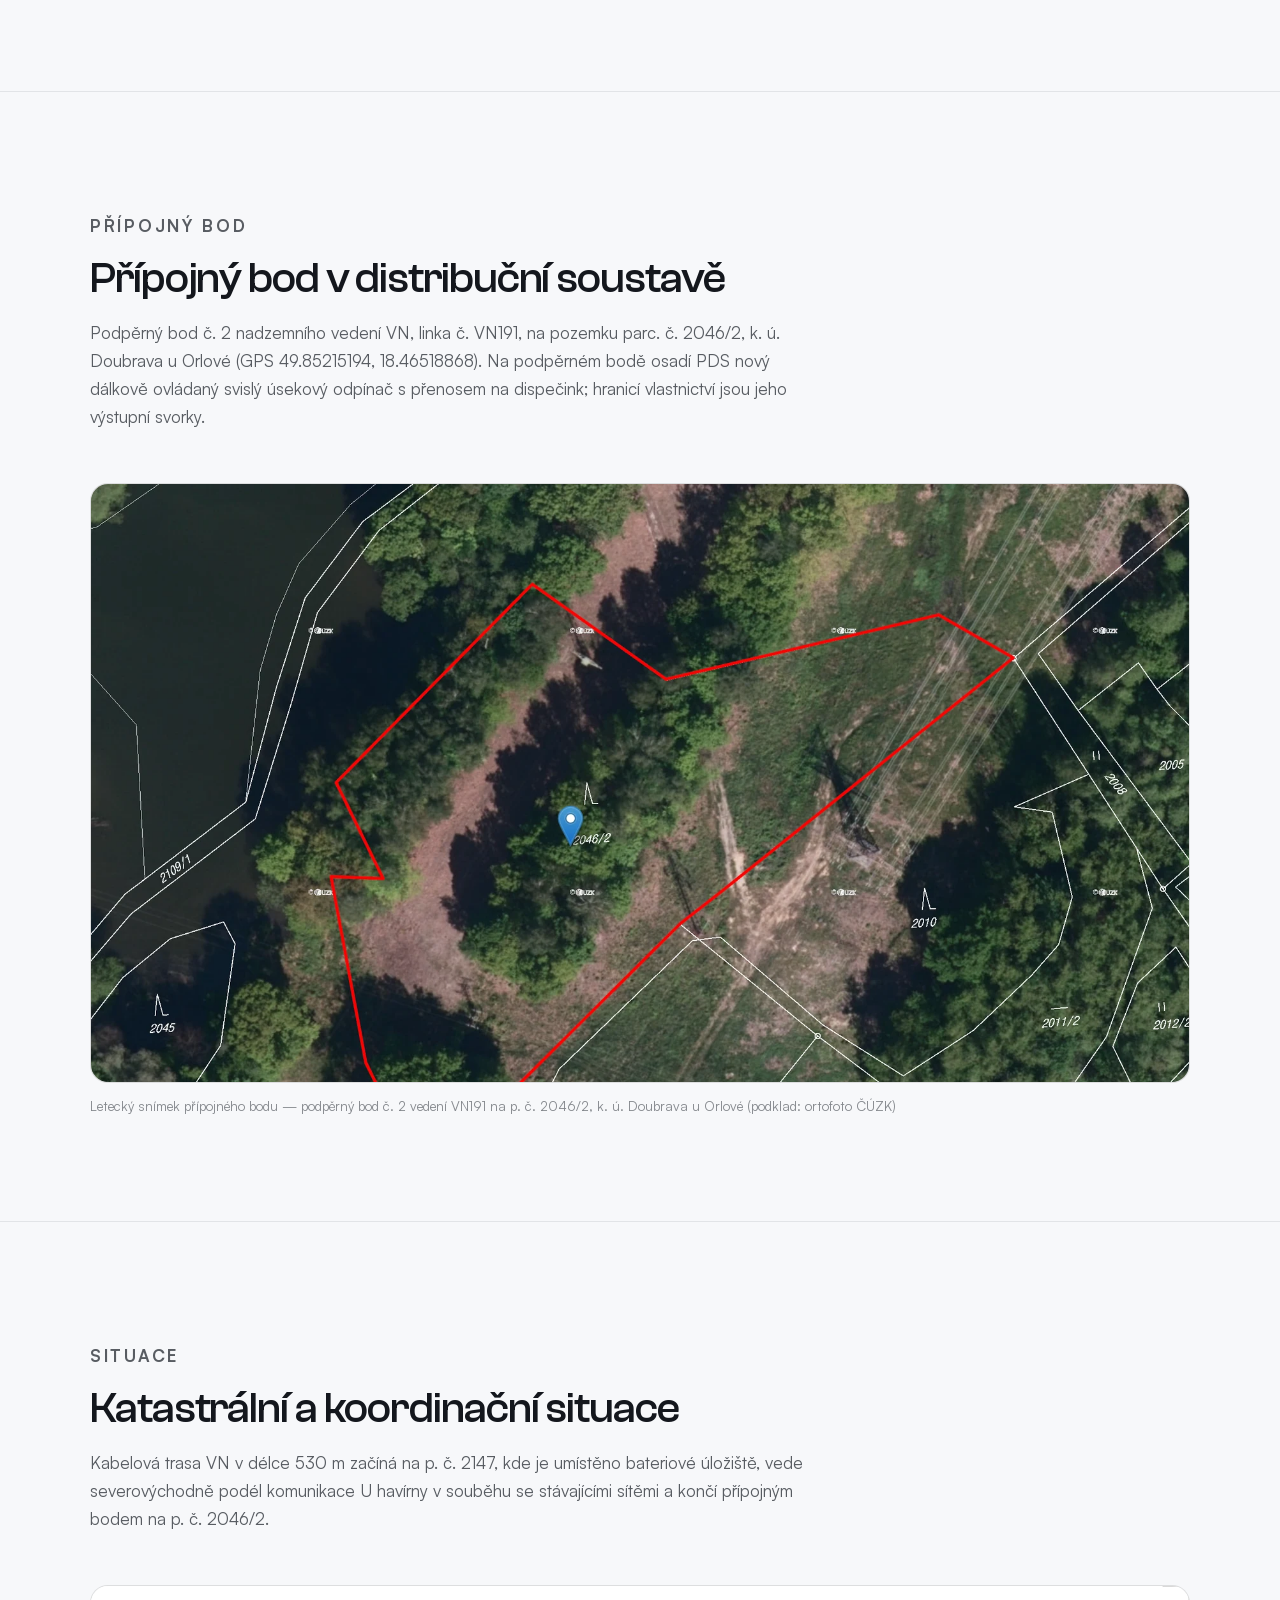
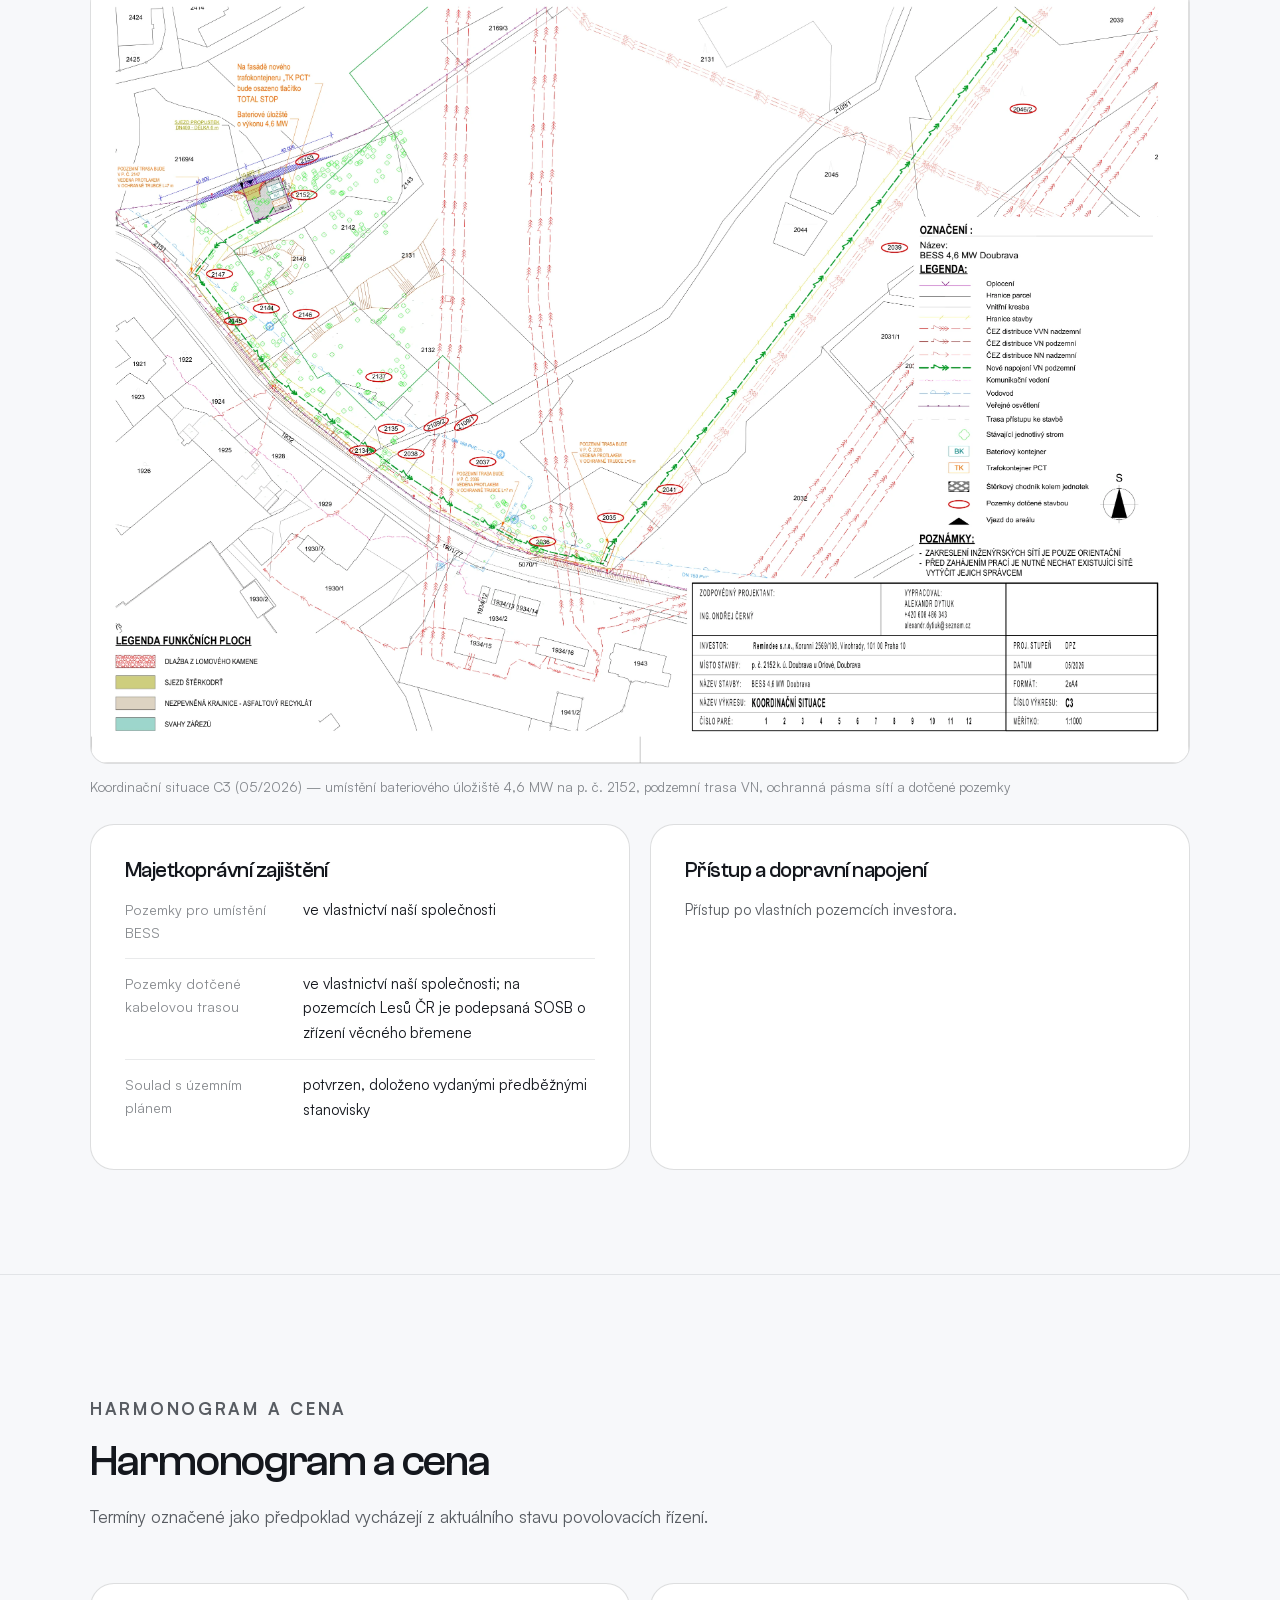
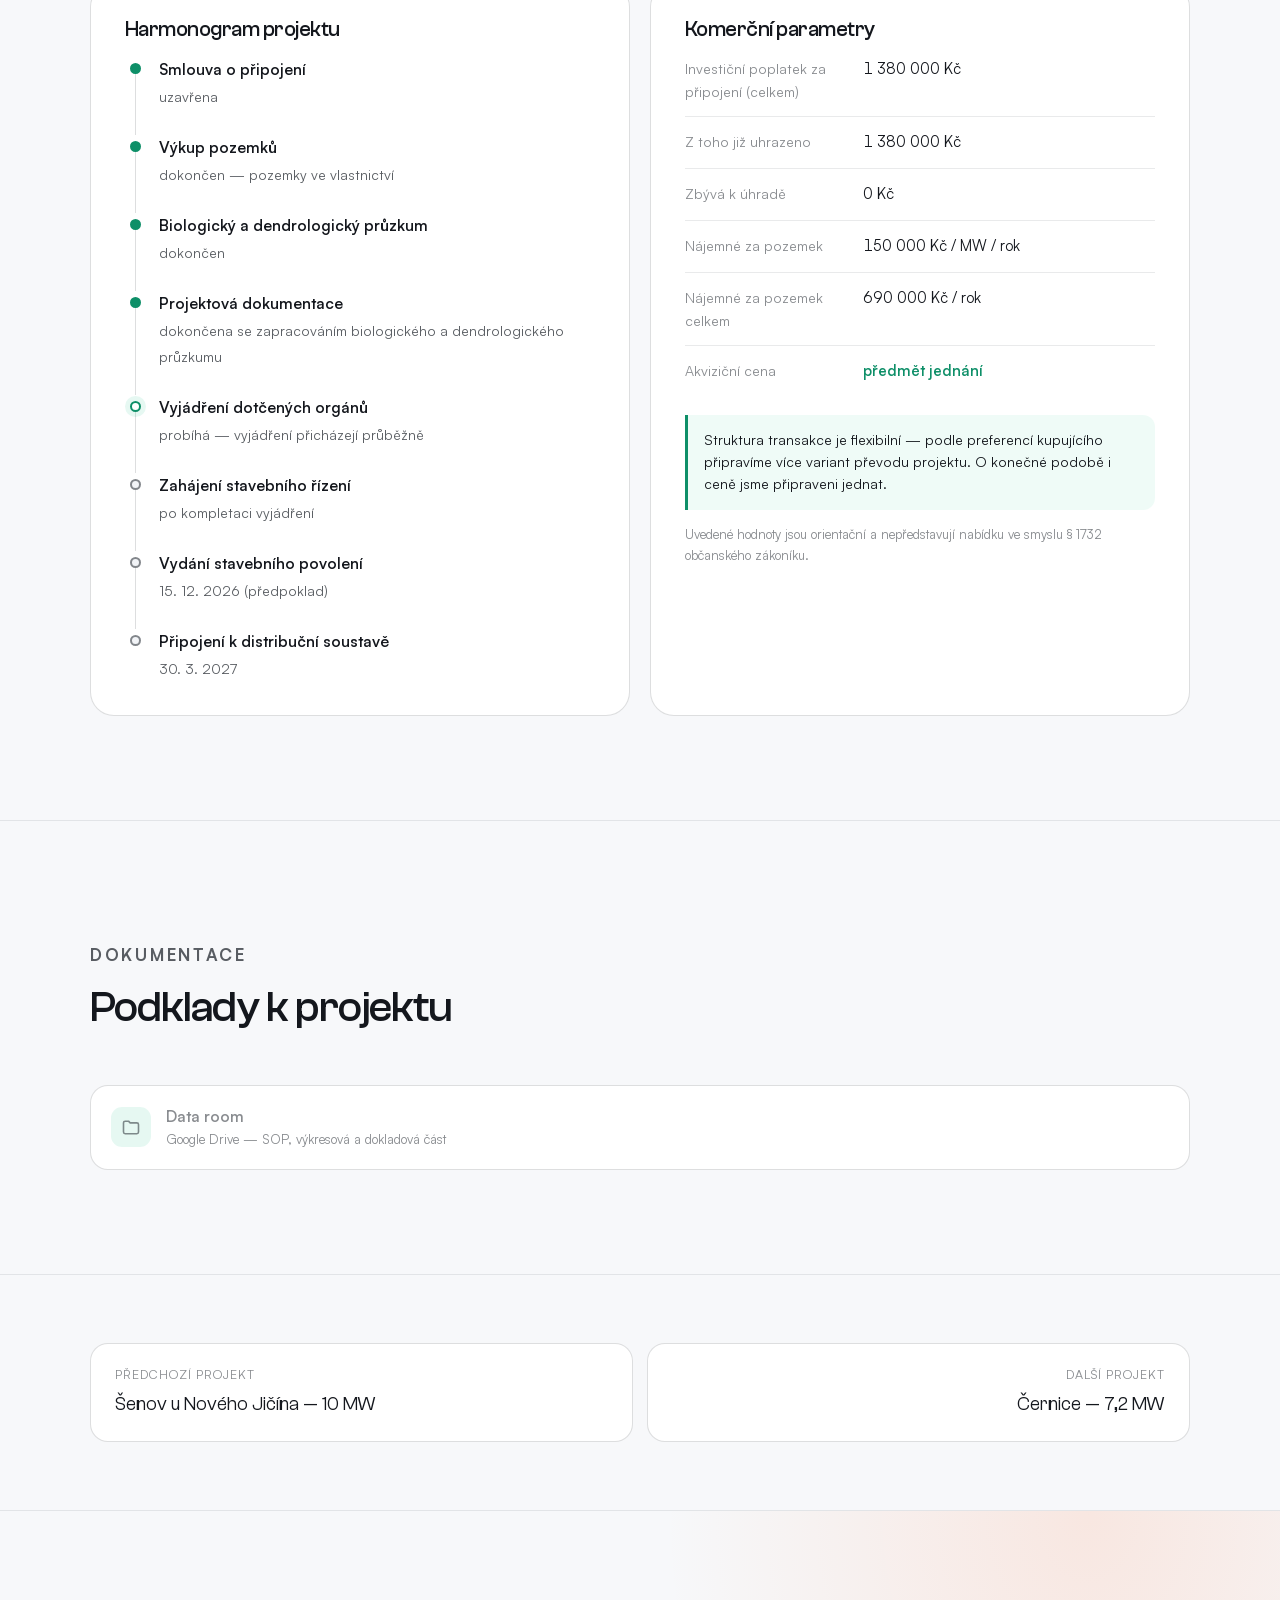
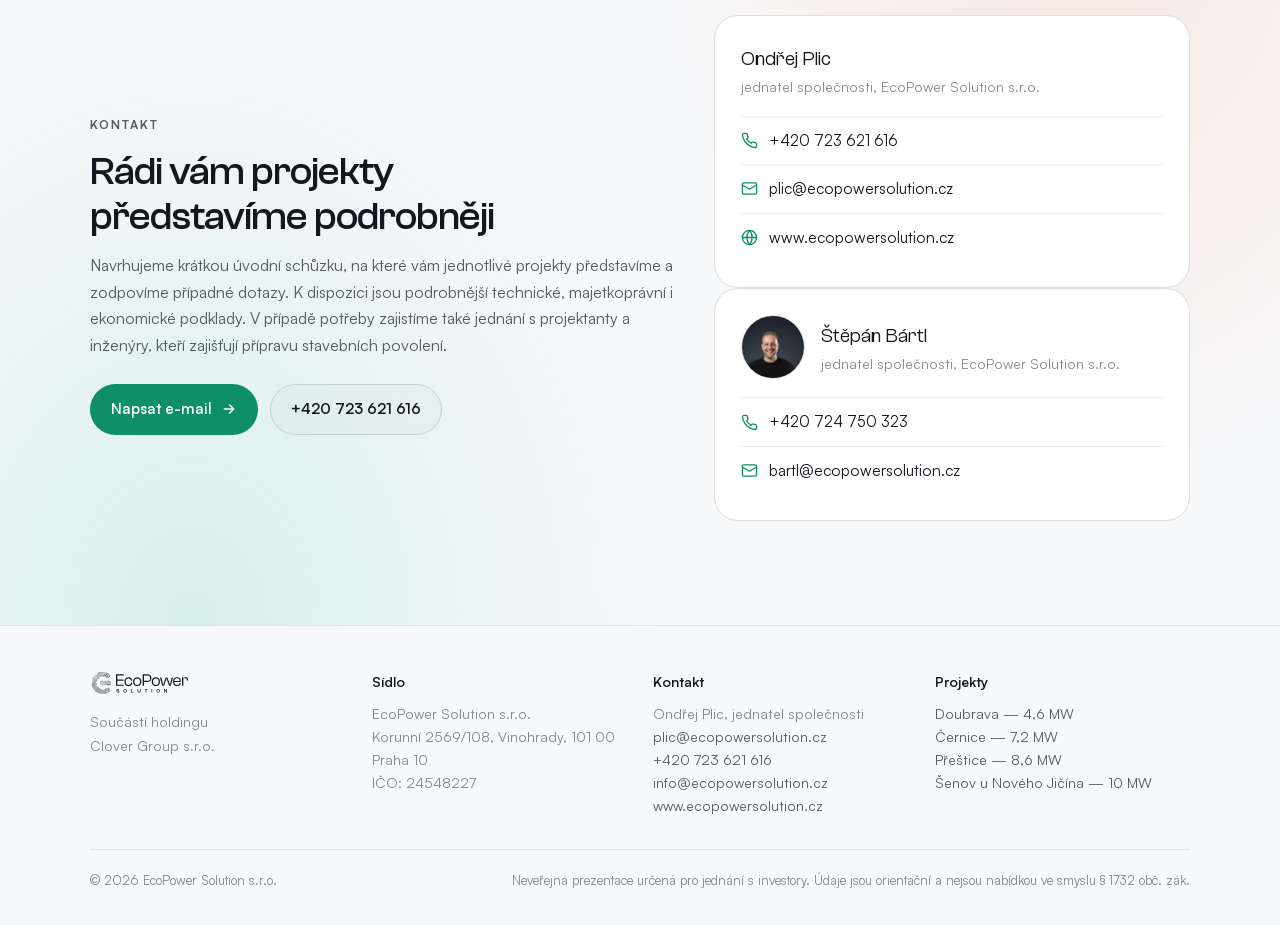
<file: doubrava.html>
<!doctype html>
<html lang="cs">
<head>
<meta charset="utf-8">
<meta name="viewport" content="width=device-width, initial-scale=1">
<title>Doubrava — BESS 4,6 MW | EcoPower Solution</title>
<meta name="description" content="Nejdále připravený projekt — dokumentace je u dotčených orgánů, pozemky ve vlastnictví.">
<meta name="robots" content="noindex, nofollow">
<meta name="theme-color" content="#f7f8fa">
<script>(function(){try{var t=localStorage.getItem('eps-theme');if(t==='dark')document.documentElement.setAttribute('data-theme','dark');}catch(e){}})();</script>
<meta property="og:type" content="website">
<meta property="og:title" content="Doubrava — BESS 4,6 MW | EcoPower Solution">
<meta property="og:description" content="Nejdále připravený projekt — dokumentace je u dotčených orgánů, pozemky ve vlastnictví.">
<meta property="og:locale" content="cs_CZ">
<link rel="stylesheet" href="assets/css/style.css?v=8dd5adc5">
<link rel="icon" href="assets/img/favicon.svg" type="image/svg+xml">
<link rel="icon" href="assets/img/favicon-32.png" sizes="32x32" type="image/png">
<link rel="apple-touch-icon" href="assets/img/apple-touch-icon.png">
<script src="assets/js/app.js?v=fd32b178" defer></script>
</head>
<body>
<header class="site-header">
  <div class="wrap">
    <a class="brand" href="index.html" aria-label="Přehled portfolia">
      <img class="logo-light" src="assets/img/logo-dark.svg" alt="EcoPower Solution">
      <img class="logo-dark" src="assets/img/logo.svg" alt="" aria-hidden="true">
    </a>
    <span class="brand-sep"></span>
    <span class="brand-label">Portfolio SVR projektů</span>
    <details class="nav-wrap" open>
      <summary aria-label="Otevřít navigaci">Projekty<svg width="14" height="14" viewBox="0 0 24 24" fill="none" stroke="currentColor" stroke-width="2.4" stroke-linecap="round" stroke-linejoin="round"><path d="m6 9 6 6 6-6"/></svg></summary>
      <nav>
      <a href="index.html">Přehled portfolia</a>
      <a href="doubrava.html" aria-current="page">Doubrava</a>
      <a href="cernice.html">Černice</a>
      <a href="prestice.html">Přeštice</a>
      <a href="senov.html">Šenov u Nového Jičína</a>
      </nav>
    </details>
    <button class="theme-btn" type="button" aria-label="Přepnout světlý a tmavý motiv">
      <svg class="ico-sun" viewBox="0 0 24 24" fill="none" stroke="currentColor" stroke-width="2" stroke-linecap="round"><circle cx="12" cy="12" r="4"/><path d="M12 2v2M12 20v2M4.9 4.9l1.4 1.4M17.7 17.7l1.4 1.4M2 12h2M20 12h2M4.9 19.1l1.4-1.4M17.7 6.3l1.4-1.4"/></svg>
      <svg class="ico-moon" viewBox="0 0 24 24" fill="none" stroke="currentColor" stroke-width="2" stroke-linecap="round" stroke-linejoin="round"><path d="M21 12.8A9 9 0 1 1 11.2 3a7 7 0 0 0 9.8 9.8z"/></svg>
    </button>
  </div>
</header>
<main>
<section class="hero">
  <div class="wrap">
    <a class="back-link" href="index.html"><svg viewBox="0 0 24 24" fill="none" stroke="currentColor" stroke-width="2.2" stroke-linecap="round" stroke-linejoin="round"><path d="M19 12H5M11 18l-6-6 6-6"/></svg>Zpět na přehled portfolia</a>
    <div class="hero-meta">
      <span class="tag tag--status"><span class="dot"></span>Dokumentace u dotčených orgánů</span>
      <span class="tag tag--rtb">Ready to build</span>
      <span class="tag">Moravskoslezský kraj</span>
      <span class="tag">k. ú. Doubrava u Orlové</span>
    </div>
    <h1>Doubrava — bateriové úložiště 4,6 MW</h1>
    <p class="lede">Pozemky určené pro umístění BESS a převážná část pozemků dotčených kabelovou trasou jsou ve vlastnictví naší společnosti. Výjimku představují pozemky ve vlastnictví Lesů ČR, na kterých je podepsaná SOSB o zřízení věcného břemene. Projekt prošel biologickým a dendrologickým průzkumem, jehož závěry jsou zapracovány v projektové dokumentaci. Ta je odeslána dotčeným orgánům státní správy; po jejich vyjádření bude zahájeno řízení o vydání stavebního povolení.</p>
    <div class="btn-row">
      <a class="btn btn--primary" href="mailto:plic@ecopowersolution.cz?subject=Podklady%20%E2%80%93%20Doubrava">Vyžádat podklady <svg width="16" height="16" viewBox="0 0 24 24" fill="none" stroke="currentColor" stroke-width="2.2" stroke-linecap="round" stroke-linejoin="round"><path d="M5 12h14M13 6l6 6-6 6"/></svg></a>
      <a class="btn btn--ghost" href="#kontakt">Domluvit schůzku</a>
    </div>
    <dl class="stats">
      <div class="stat stat--accent"><dt>Rezervovaný výkon</dt><dd>4,6<small>MW</small></dd></div>
      <div class="stat"><dt>Kabelová trasa</dt><dd>530<small>m</small></dd></div>
      <div class="stat"><dt>Stavební povolení</dt><dd>15. 12. 2026</dd></div>
    </dl>
  </div>
</section>

<section class="section">
  <div class="wrap">
    <div class="section-head">
      <p class="eyebrow">Přednosti projektu</p>
      <h2>Nejdále připravený projekt — dokumentace je u dotčených orgánů, pozemky ve vlastnictví.</h2>
    </div>
    <ol class="usp">
      <li class="usp-item"><span class="usp-n">01</span><span class="usp-t">Vlastnictví klíčových pozemků — plná kontrola nad lokalitou.</span></li>
      <li class="usp-item"><span class="usp-n">02</span><span class="usp-t">Jednoznačně definované místo připojení.</span></li>
      <li class="usp-item"><span class="usp-n">03</span><span class="usp-t">Pokročilý stav prověření území z hlediska ochrany přírody a životního prostředí.</span></li>
      <li class="usp-item"><span class="usp-n">04</span><span class="usp-t">Umístění BESS je v souladu s územním plánem, potvrzeno předběžnými stanovisky.</span></li>
    </ol>

  </div>
</section>

<section class="section section--tight">
  <div class="wrap">
    <div class="section-head" style="margin-bottom:24px">
      <p class="eyebrow">Parametry</p>
      <h2>Základní parametry projektu</h2>
    </div>
    <ul class="specs"><li><span class="k">Rezervovaný výkon</span><span class="v">4,6 MW</span></li><li><span class="k">Rezervovaný příkon</span><span class="v">4,6 MW</span></li><li><span class="k">Napěťová hladina</span><span class="v">22 kV</span></li><li><span class="k">Počet smluv o připojení</span><span class="v">1</span></li><li><span class="k">Délka kabelové trasy VN</span><span class="v">530 m</span></li></ul>

    <div class="panel">
      <h3>Prověření území</h3>
      <dl class="dl"><div><dt>Biologický průzkum</dt><dd>dokončen</dd></div><div><dt>Dendrologický průzkum</dt><dd>dokončen</dd></div><div><dt>Vyjádření dotčených orgánů</dt><dd>probíhá</dd></div><div><dt>Zahájení stavebního řízení</dt><dd>po kompletaci vyjádření dotčených orgánů</dd></div></dl>
    </div>
  </div>
</section>


<section class="section">
  <div class="wrap">
    <div class="section-head">
      <p class="eyebrow">Územní plán</p>
      <h2>Soulad s územně plánovací dokumentací</h2>
    </div>
    <div class="up-grid">
      <figure class="plan">
        <a class="plan-img" href="assets/img/doubrava-uzemni-plan.webp" target="_blank" rel="noopener" title="Otevřít výřez ve větším rozlišení">
          <img src="assets/img/doubrava-uzemni-plan.webp" alt="Výřez z územního plánu" loading="lazy">
          <span class="plan-zoom">Zvětšit</span>
        </a>
        <figcaption>Územní plán Doubrava, hlavní výkres I.2.b — zdroj: mesto-orlova.cz</figcaption>
      </figure>
      <div class="up-text">
        <p>Výřez z hlavního výkresu Územního plánu Doubrava (úplné znění po změně č. 2). Kroužek vyznačuje orientační polohu záměru u komunikace U havírny, v návaznosti na areál Dolu Doubrava. Plochy dotčené záměrem a kabelovou trasou jsou v územním plánu vedeny takto:</p>
        <ul class="up-plochy"><li class="is-fit"><span class="up-kod">VS</span><span class="up-popis">Plocha smíšená výrobní — vhodná pro umístění zařízení</span></li><li class=""><span class="up-kod">NS</span><span class="up-popis">Plocha smíšená nezastavěného území</span></li><li class=""><span class="up-kod">NL</span><span class="up-popis">Plocha lesní — pro záměr nevhodná</span></li></ul>
        <p class="up-zaver">Lokalita je vhodná pro umístění veřejné technické infrastruktury. Umístění BESS je v souladu s územním plánem, což potvrzují vydaná předběžná stanoviska.</p>
      </div>
    </div>
  </div>
</section>

<section class="section">
  <div class="wrap">
    <div class="section-head">
      <p class="eyebrow">Přípojný bod</p>
      <h2>Přípojný bod v distribuční soustavě</h2>
      <p>Podpěrný bod č. 2 nadzemního vedení VN, linka č. VN191, na pozemku parc. č. 2046/2, k. ú. Doubrava u Orlové (GPS 49.85215194, 18.46518868). Na podpěrném bodě osadí PDS nový dálkově ovládaný svislý úsekový odpínač s přenosem na dispečink; hranicí vlastnictví jsou jeho výstupní svorky.</p>
    </div>
      <figure class="plan">
        <a class="plan-img" href="assets/img/doubrava-pripojny-bod.webp" target="_blank" rel="noopener" title="Otevřít výkres ve větším rozlišení">
          <img src="assets/img/doubrava-pripojny-bod.webp" alt="Letecký snímek přípojného bodu — podpěrný bod č. 2 vedení VN191 na p. č. 2046/2, k. ú. Doubrava u Orlové (podklad: ortofoto ČÚZK)" loading="lazy">
          <span class="plan-zoom">Zvětšit</span>
        </a>
        <figcaption>Letecký snímek přípojného bodu — podpěrný bod č. 2 vedení VN191 na p. č. 2046/2, k. ú. Doubrava u Orlové (podklad: ortofoto ČÚZK)</figcaption>
      </figure>
  </div>
</section>

<section class="section">
  <div class="wrap">
    <div class="section-head">
      <p class="eyebrow">Situace</p>
      <h2>Katastrální a koordinační situace</h2>
      <p>Kabelová trasa VN v délce 530 m začíná na p. č. 2147, kde je umístěno bateriové úložiště, vede severovýchodně podél komunikace U havírny v souběhu se stávajícími sítěmi a končí přípojným bodem na p. č. 2046/2.</p>
    </div>
      <figure class="plan">
        <a class="plan-img" href="assets/img/doubrava-situace.webp" target="_blank" rel="noopener" title="Otevřít výkres ve větším rozlišení">
          <img src="assets/img/doubrava-situace.webp" alt="Koordinační situace C3 (05/2026) — umístění bateriového úložiště 4,6 MW na p. č. 2152, podzemní trasa VN, ochranná pásma sítí a dotčené pozemky" loading="lazy">
          <span class="plan-zoom">Zvětšit</span>
        </a>
        <figcaption>Koordinační situace C3 (05/2026) — umístění bateriového úložiště 4,6 MW na p. č. 2152, podzemní trasa VN, ochranná pásma sítí a dotčené pozemky</figcaption>
      </figure>
    <div class="grid-2" style="margin-top:26px">
      <div class="panel">
        <h3>Majetkoprávní zajištění</h3>
        <dl class="dl"><div><dt>Pozemky pro umístění BESS</dt><dd>ve vlastnictví naší společnosti</dd></div><div><dt>Pozemky dotčené kabelovou trasou</dt><dd>ve vlastnictví naší společnosti; na pozemcích Lesů ČR je podepsaná SOSB o zřízení věcného břemene</dd></div><div><dt>Soulad s územním plánem</dt><dd>potvrzen, doloženo vydanými předběžnými stanovisky</dd></div></dl>
      </div>
      <div class="panel">
        <h3>Přístup a dopravní napojení</h3>
        <p style="color:var(--muted);font-size:15px">Přístup po vlastních pozemcích investora.</p>
      </div>
    </div>
  </div>
</section>

<section class="section">
  <div class="wrap">
    <div class="section-head">
      <p class="eyebrow">Harmonogram a cena</p>
      <h2>Harmonogram a cena</h2>
      <p>Termíny označené jako předpoklad vycházejí z aktuálního stavu povolovacích řízení.</p>
    </div>
    <div class="grid-2">
      <div class="panel">
        <h3>Harmonogram projektu</h3>
        <ul class="timeline"><li class="is-done"><span class="tl-label">Smlouva o připojení</span><span class="tl-when">uzavřena</span></li><li class="is-done"><span class="tl-label">Výkup pozemků</span><span class="tl-when">dokončen — pozemky ve vlastnictví</span></li><li class="is-done"><span class="tl-label">Biologický a dendrologický průzkum</span><span class="tl-when">dokončen</span></li><li class="is-done"><span class="tl-label">Projektová dokumentace</span><span class="tl-when">dokončena se zapracováním biologického a dendrologického průzkumu</span></li><li class="is-next"><span class="tl-label">Vyjádření dotčených orgánů</span><span class="tl-when">probíhá — vyjádření přicházejí průběžně</span></li><li class="is-future"><span class="tl-label">Zahájení stavebního řízení</span><span class="tl-when">po kompletaci vyjádření</span></li><li class="is-future"><span class="tl-label">Vydání stavebního povolení</span><span class="tl-when">15. 12. 2026 (předpoklad)</span></li><li class="is-future"><span class="tl-label">Připojení k distribuční soustavě</span><span class="tl-when">30. 3. 2027</span></li></ul>
      </div>
      <div class="panel">
        <h3>Komerční parametry</h3>
        <dl class="dl"><div><dt>Investiční poplatek za připojení (celkem)</dt><dd>1 380 000 Kč</dd></div><div><dt>Z toho již uhrazeno</dt><dd>1 380 000 Kč</dd></div><div><dt>Zbývá k úhradě</dt><dd>0 Kč</dd></div><div><dt>Nájemné za pozemek</dt><dd>150 000 Kč / MW / rok</dd></div><div><dt>Nájemné za pozemek celkem</dt><dd>690 000 Kč / rok</dd></div><div class="is-price"><dt>Akviziční cena</dt><dd>předmět jednání</dd></div></dl>
        <div class="price-note price-note--sm">Struktura transakce je flexibilní —
        podle preferencí kupujícího připravíme více variant převodu projektu.
        O konečné podobě i ceně jsme připraveni jednat.</div>
        <p class="disclaimer" style="margin-top:14px">Uvedené hodnoty jsou orientační
        a nepředstavují nabídku ve smyslu § 1732 občanského zákoníku.</p>
      </div>
    </div>
  </div>
</section>


<section class="section">
  <div class="wrap">
    <div class="section-head">
      <p class="eyebrow">Dokumentace</p>
      <h2>Podklady k projektu</h2>
    </div>
    <div class="doc-links">
      <a class="doc" href="https://drive.google.com/drive/folders/1C6uozWgBZvrVVKyXvF9tVNATtHYcY1xS" target="_blank" rel="noopener">
        <span class="doc-ico"><svg viewBox="0 0 24 24" fill="none" stroke="currentColor" stroke-width="1.9" stroke-linecap="round" stroke-linejoin="round"><path d="M3 7a2 2 0 0 1 2-2h4l2 2h8a2 2 0 0 1 2 2v9a2 2 0 0 1-2 2H5a2 2 0 0 1-2-2z"/></svg></span>
        <span><strong>Data room</strong><span>Google Drive — SOP, výkresová a dokladová část</span></span>
      </a>
    </div>
  </div>
</section>


<section class="section section--tight">
  <div class="wrap">
    <div class="pager">
      <a href="senov.html">
        <div class="dir">Předchozí projekt</div>
        <div class="nm">Šenov u Nového Jičína — 10 MW</div>
      </a>
      <a class="to-right" href="cernice.html">
        <div class="dir">Další projekt</div>
        <div class="nm">Černice — 7,2 MW</div>
      </a>
    </div>
  </div>
</section>

<section class="section cta-band" id="kontakt">
  <div class="wrap">
    <div class="cta-inner">
      <div>
        <p class="eyebrow">Kontakt</p>
        <h2>Rádi vám projekty představíme podrobněji</h2>
        <p>Navrhujeme krátkou úvodní schůzku, na které vám jednotlivé projekty představíme
        a zodpovíme případné dotazy. K dispozici jsou podrobnější technické, majetkoprávní
        i ekonomické podklady. V případě potřeby zajistíme také jednání s projektanty
        a inženýry, kteří zajišťují přípravu stavebních povolení.</p>
        <div class="btn-row" style="margin-top:26px">
          <a class="btn btn--primary" href="mailto:plic@ecopowersolution.cz?subject=RTB%20bateriov%C3%A9%20projekty%20%E2%80%93%20dotaz">Napsat e-mail<svg width="16" height="16" viewBox="0 0 24 24" fill="none" stroke="currentColor" stroke-width="2.2" stroke-linecap="round" stroke-linejoin="round"><path d="M5 12h14M13 6l6 6-6 6"/></svg></a>
          <a class="btn btn--ghost" href="tel:+420723621616">+420 723 621 616</a>
        </div>
      </div>
      <div class="contact-stack">
      <div class="contact-card">
        <div class="who">Ondřej Plic</div>
        <div class="role">jednatel společnosti, EcoPower Solution s.r.o.</div>
        <a class="line" href="tel:+420723621616"><svg viewBox="0 0 24 24" fill="none" stroke="currentColor" stroke-width="1.9" stroke-linecap="round" stroke-linejoin="round"><path d="M22 16.9v3a2 2 0 0 1-2.2 2 19.8 19.8 0 0 1-8.6-3.1 19.5 19.5 0 0 1-6-6A19.8 19.8 0 0 1 2.1 4.2 2 2 0 0 1 4.1 2h3a2 2 0 0 1 2 1.7c.1 1 .4 1.9.7 2.8a2 2 0 0 1-.5 2.1L8.1 9.9a16 16 0 0 0 6 6l1.3-1.3a2 2 0 0 1 2.1-.4c.9.3 1.8.6 2.8.7a2 2 0 0 1 1.7 2z"/></svg>+420 723 621 616</a>
        <a class="line" href="mailto:plic@ecopowersolution.cz"><svg viewBox="0 0 24 24" fill="none" stroke="currentColor" stroke-width="1.9" stroke-linecap="round" stroke-linejoin="round"><rect x="2" y="4" width="20" height="16" rx="2"/><path d="m2 7 10 6 10-6"/></svg>plic@ecopowersolution.cz</a>
        <a class="line" href="https://www.ecopowersolution.cz" target="_blank" rel="noopener"><svg viewBox="0 0 24 24" fill="none" stroke="currentColor" stroke-width="1.9" stroke-linecap="round" stroke-linejoin="round"><circle cx="12" cy="12" r="10"/><path d="M2 12h20M12 2a15.3 15.3 0 0 1 0 20 15.3 15.3 0 0 1 0-20"/></svg>www.ecopowersolution.cz</a>
      </div>
      <div class="contact-card">
        <div class="who-row">
          <img class="who-photo" src="assets/img/stepan-bartl-portret.webp"
               alt="Štěpán Bártl" width="256" height="256" loading="lazy" decoding="async">
          <div>
            <div class="who">Štěpán Bártl</div>
            <div class="role">jednatel společnosti, EcoPower Solution s.r.o.</div>
          </div>
        </div>
        <a class="line" href="tel:+420724750323"><svg viewBox="0 0 24 24" fill="none" stroke="currentColor" stroke-width="1.9" stroke-linecap="round" stroke-linejoin="round"><path d="M22 16.9v3a2 2 0 0 1-2.2 2 19.8 19.8 0 0 1-8.6-3.1 19.5 19.5 0 0 1-6-6A19.8 19.8 0 0 1 2.1 4.2 2 2 0 0 1 4.1 2h3a2 2 0 0 1 2 1.7c.1 1 .4 1.9.7 2.8a2 2 0 0 1-.5 2.1L8.1 9.9a16 16 0 0 0 6 6l1.3-1.3a2 2 0 0 1 2.1-.4c.9.3 1.8.6 2.8.7a2 2 0 0 1 1.7 2z"/></svg>+420 724 750 323</a>
        <a class="line" href="mailto:bartl@ecopowersolution.cz"><svg viewBox="0 0 24 24" fill="none" stroke="currentColor" stroke-width="1.9" stroke-linecap="round" stroke-linejoin="round"><rect x="2" y="4" width="20" height="16" rx="2"/><path d="m2 7 10 6 10-6"/></svg>bartl@ecopowersolution.cz</a>
      </div>
      </div>
    </div>
  </div>
</section>
</main>
<footer class="site-footer">
  <div class="wrap">
    <div class="footer-grid">
      <div>
        <img class="logo logo-light" src="assets/img/logo-dark.svg" alt="EcoPower Solution">
        <img class="logo logo-dark" src="assets/img/logo.svg" alt="" aria-hidden="true">
        <div>Součástí holdingu<br>Clover Group s.r.o.</div>
      </div>
      <div>
        <strong>Sídlo</strong>
        EcoPower Solution s.r.o.<br>
        Korunní 2569/108, Vinohrady, 101 00 Praha 10<br>
        IČO: 24548227
      </div>
      <div>
        <strong>Kontakt</strong>
        Ondřej Plic, jednatel společnosti<br>
        <a href="mailto:plic@ecopowersolution.cz">plic@ecopowersolution.cz</a><br>
        <a href="tel:+420723621616">+420 723 621 616</a><br>
        <a href="mailto:info@ecopowersolution.cz">info@ecopowersolution.cz</a><br>
        <a href="https://www.ecopowersolution.cz" target="_blank" rel="noopener">www.ecopowersolution.cz</a>
      </div>
      <div>
        <strong>Projekty</strong>
        <a href="doubrava.html">Doubrava — 4,6 MW</a><br><a href="cernice.html">Černice — 7,2 MW</a><br><a href="prestice.html">Přeštice — 8,6 MW</a><br><a href="senov.html">Šenov u Nového Jičína — 10 MW</a>
      </div>
    </div>
    <div class="footer-bottom">
      <span>© 2026 EcoPower Solution s.r.o.</span>
      <span>Neveřejná prezentace určená pro jednání s investory. Údaje jsou orientační a nejsou nabídkou ve smyslu § 1732 obč. zák.</span>
    </div>
  </div>
</footer>
</body>
</html>
</file>
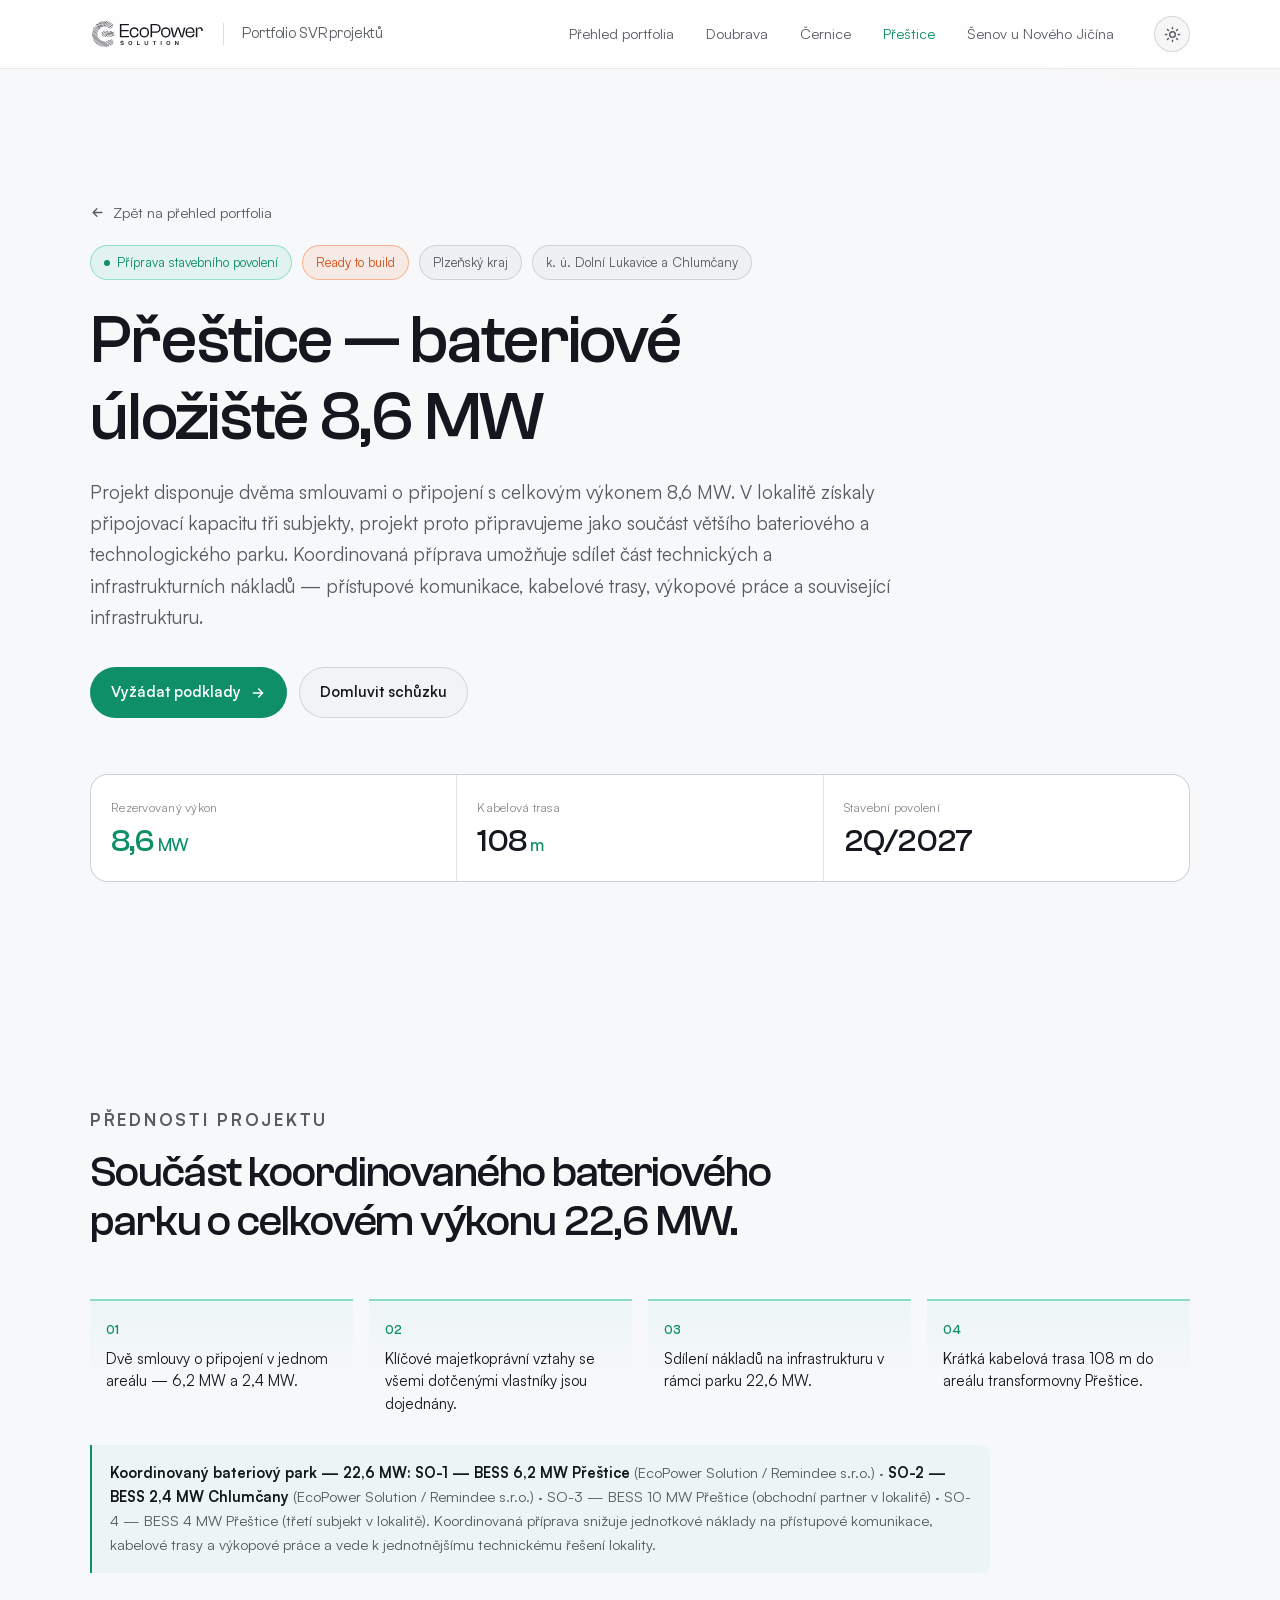
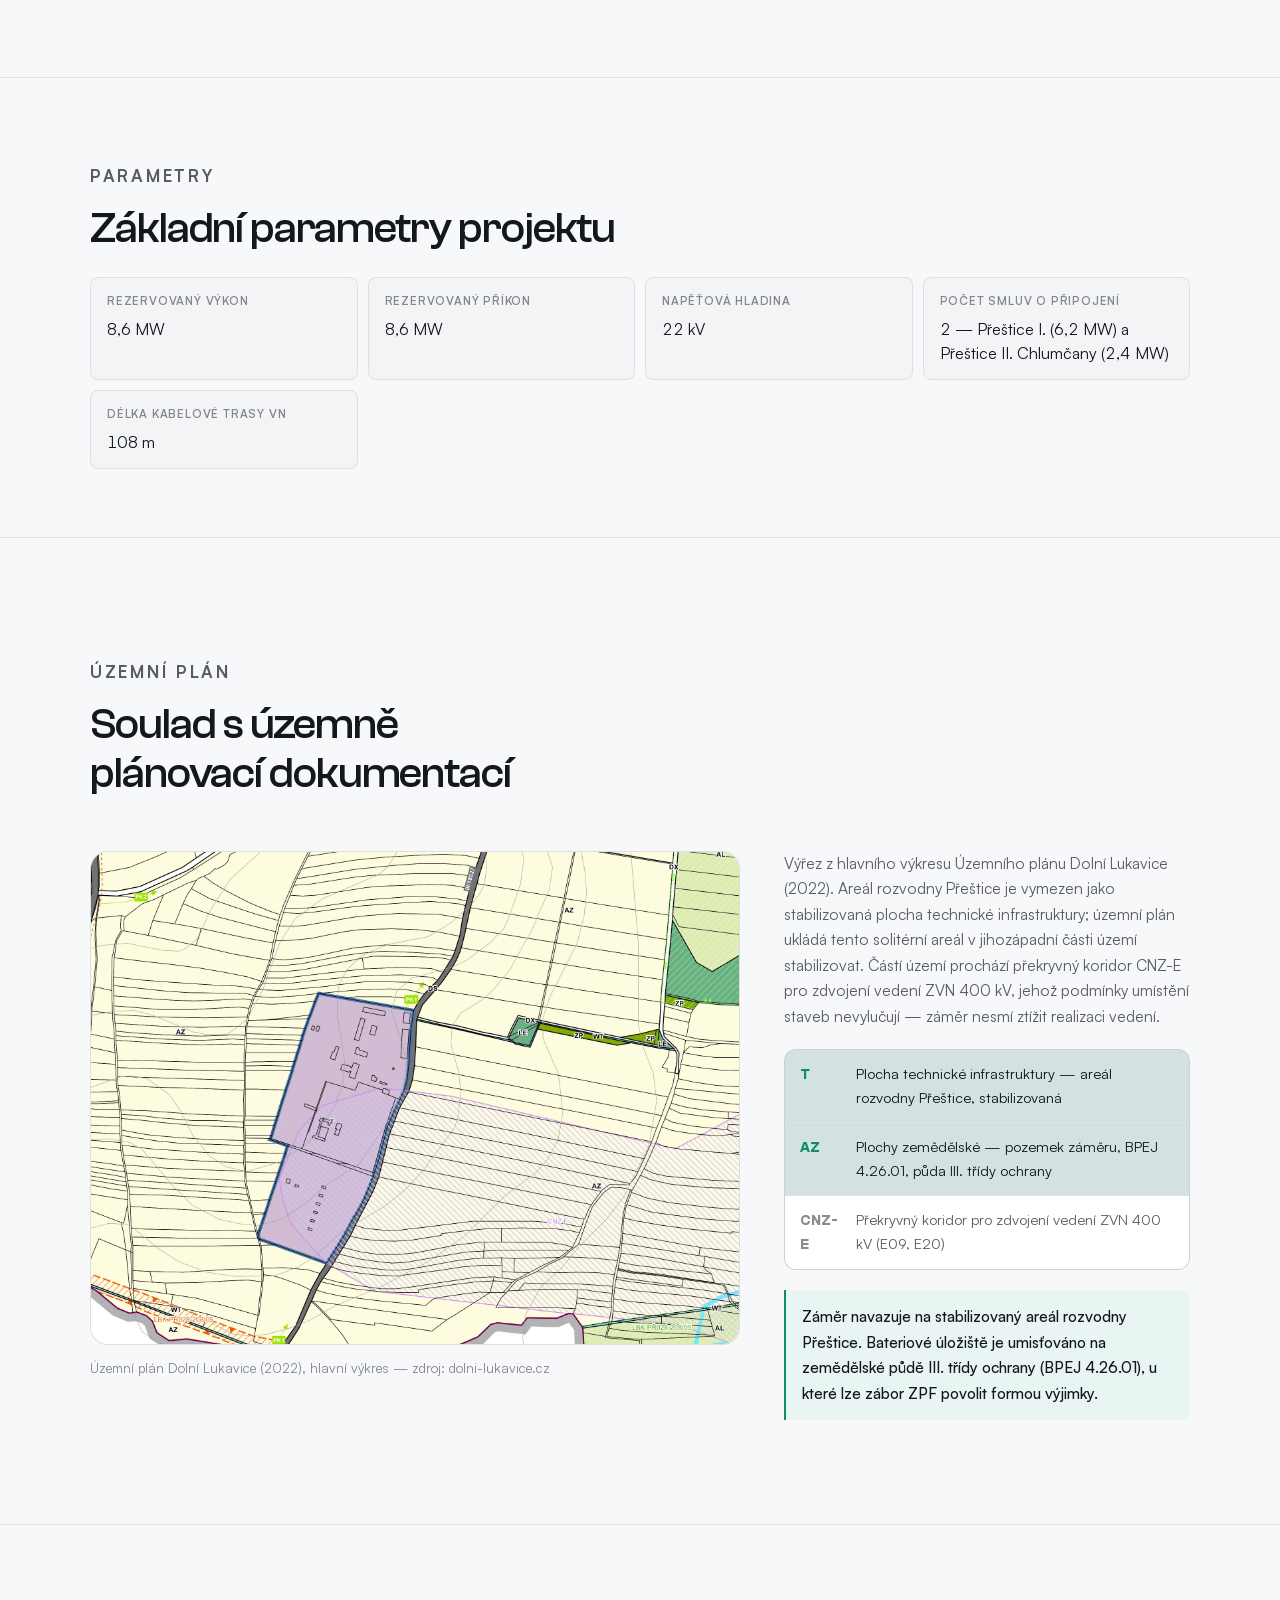
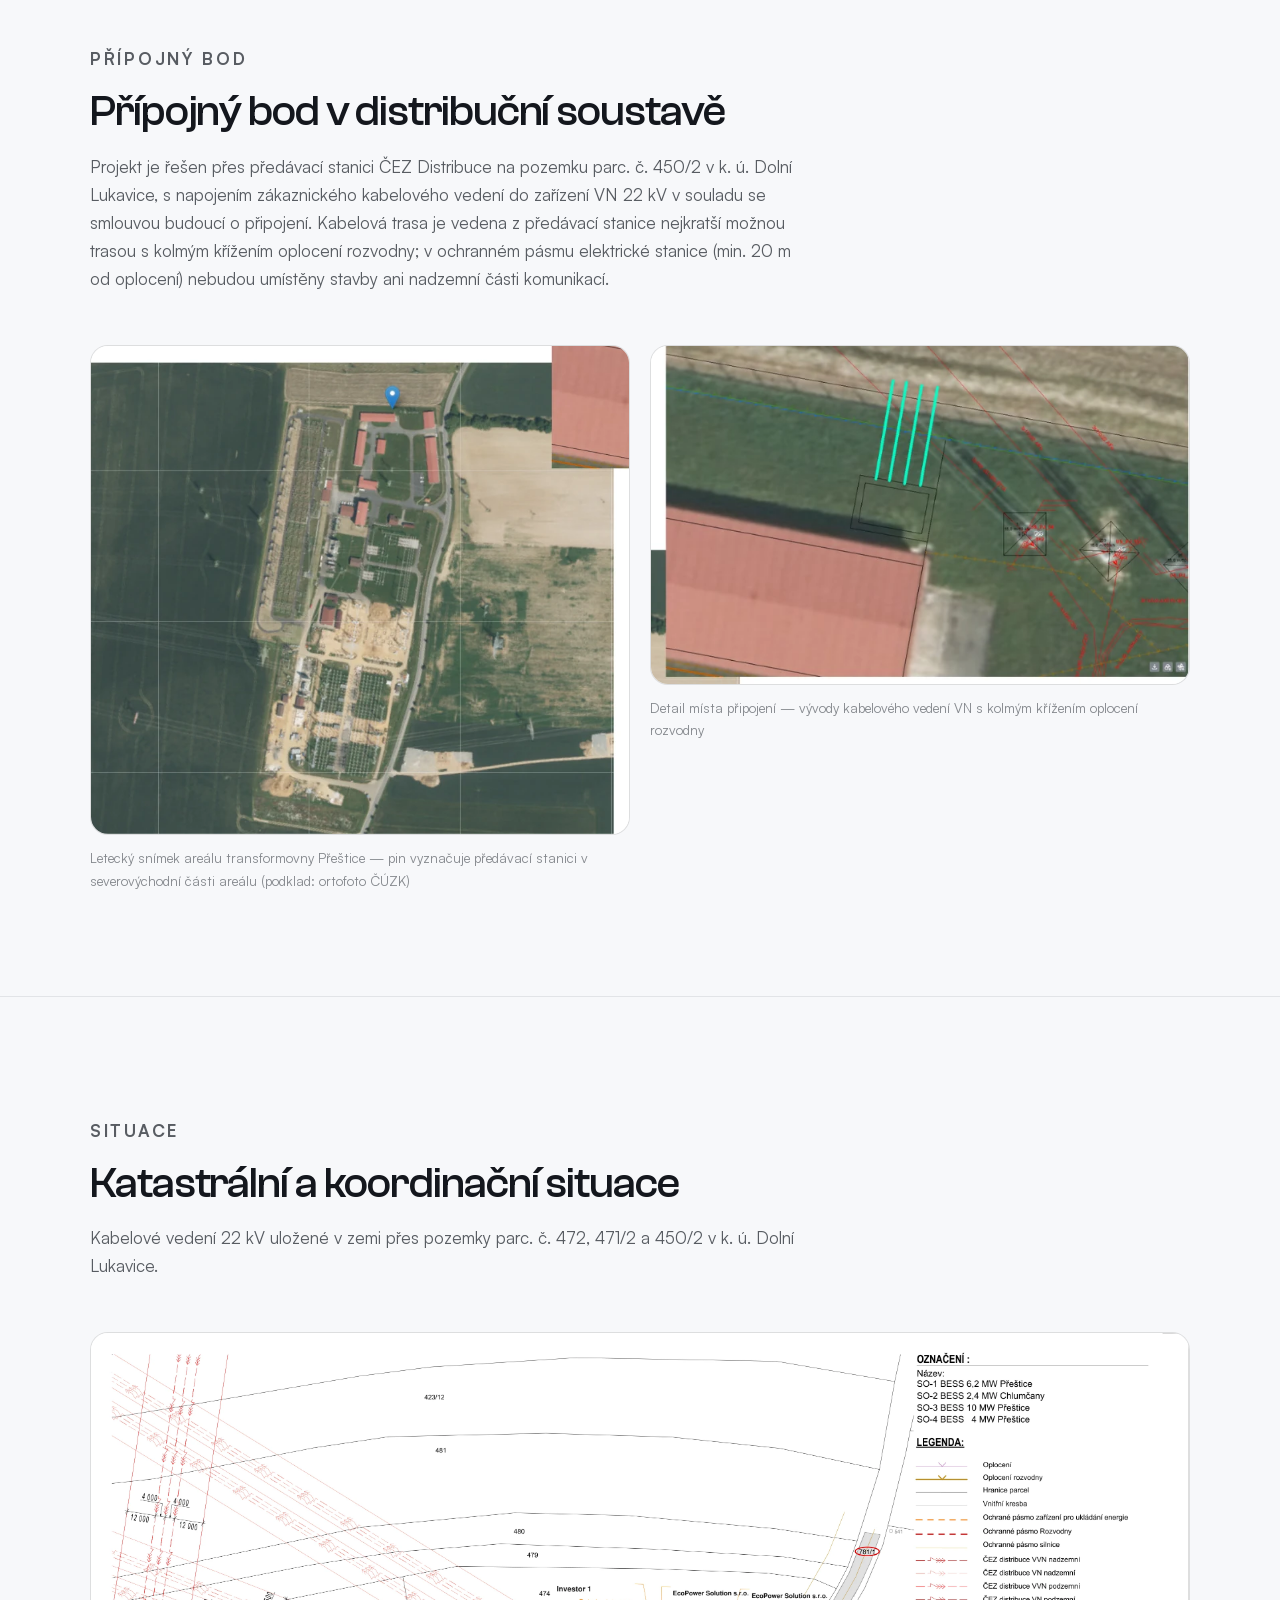
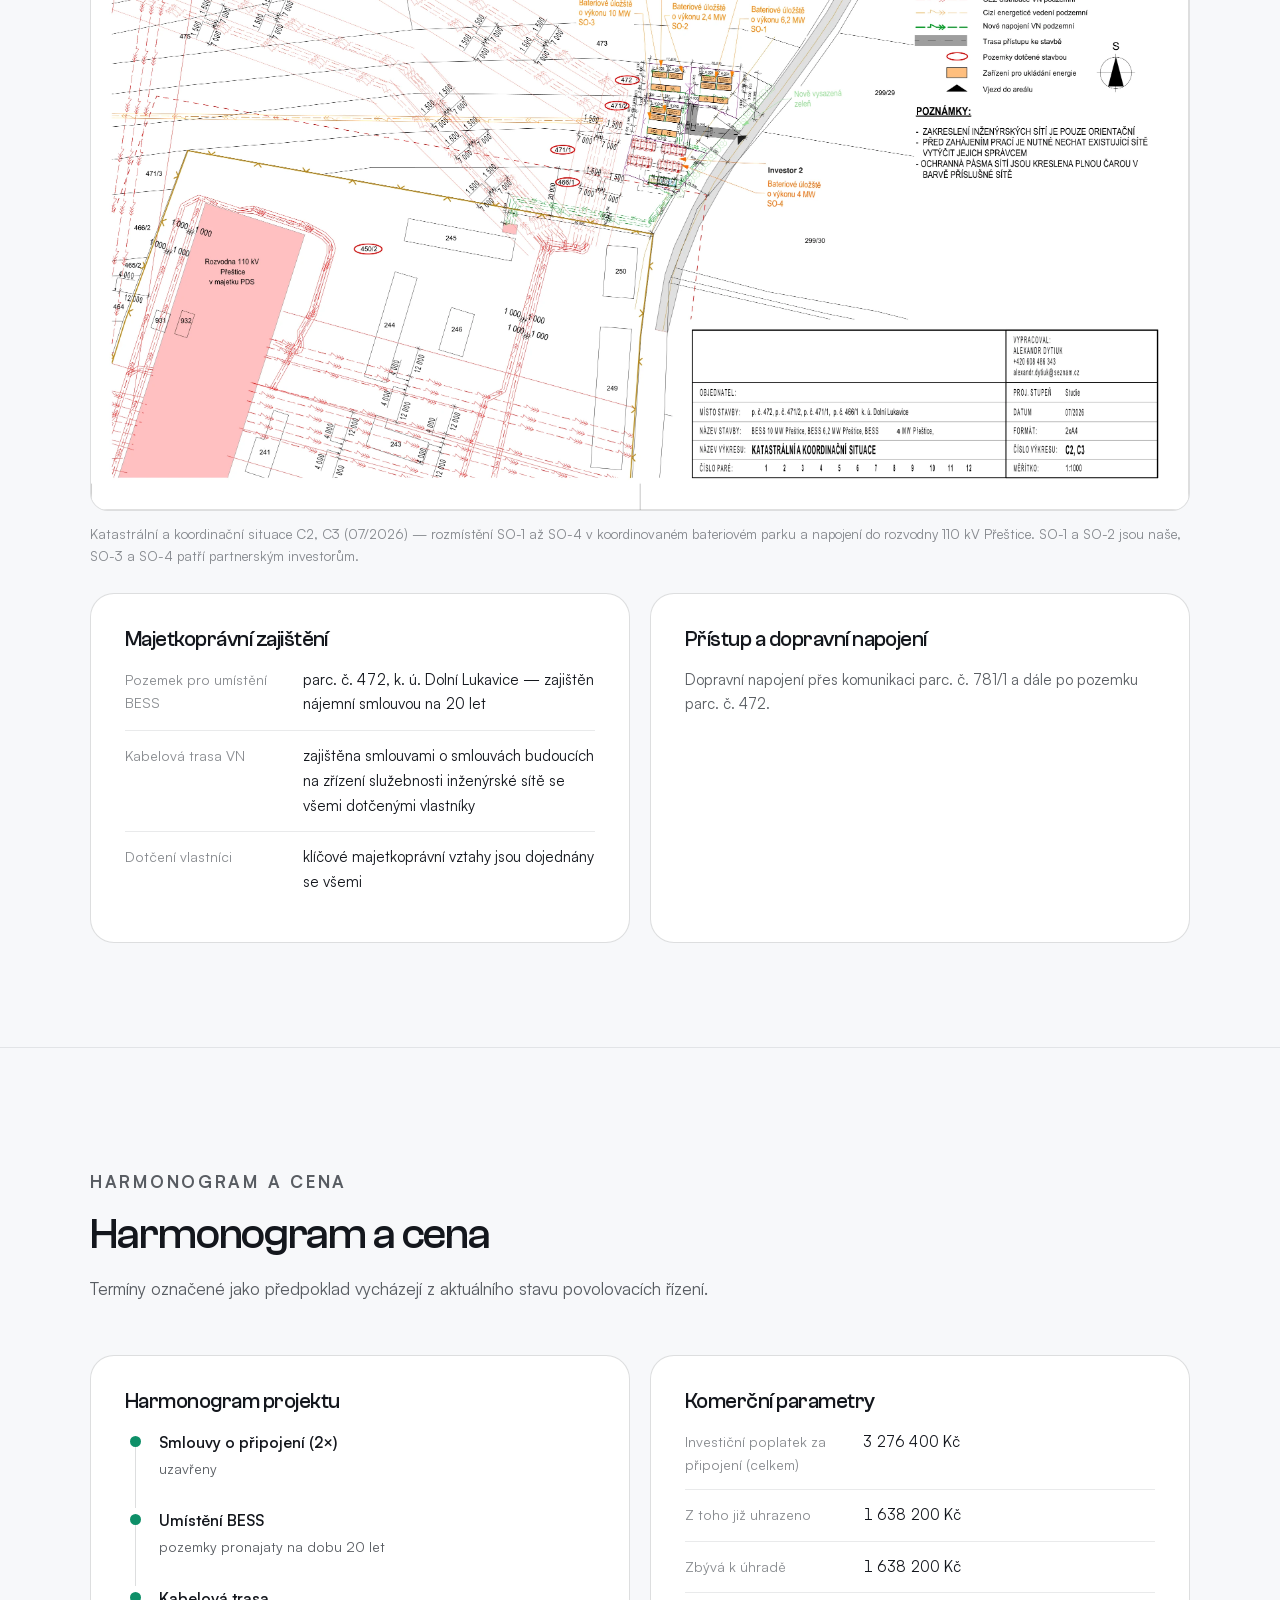
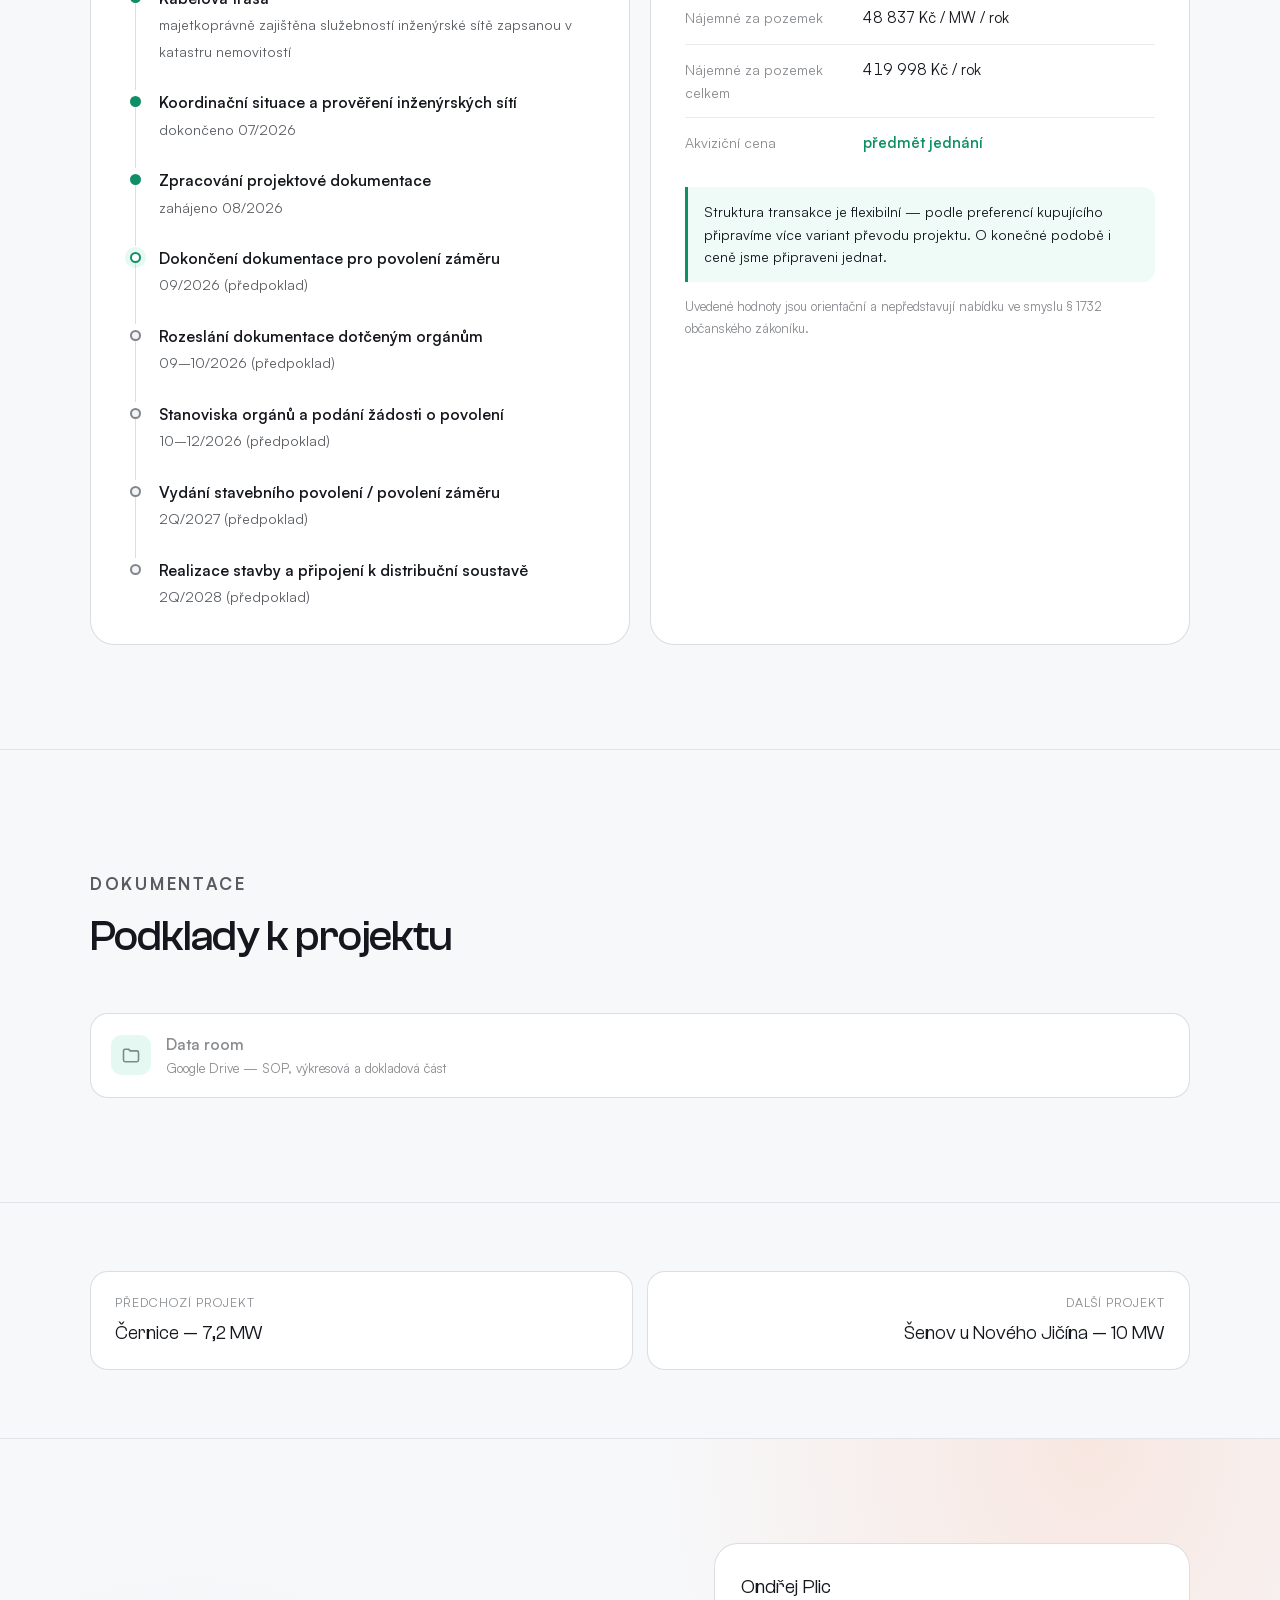
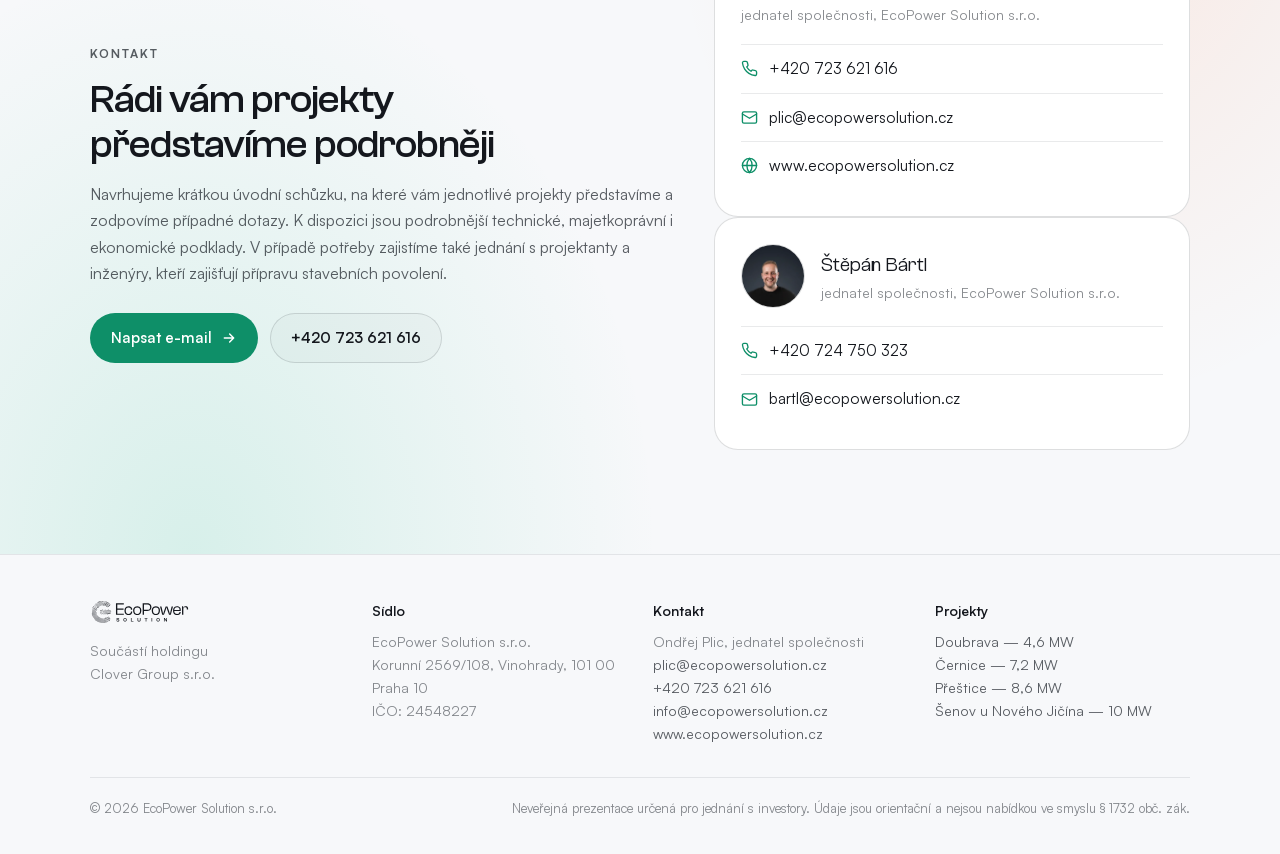
<file: prestice.html>
<!doctype html>
<html lang="cs">
<head>
<meta charset="utf-8">
<meta name="viewport" content="width=device-width, initial-scale=1">
<title>Přeštice — BESS 8,6 MW | EcoPower Solution</title>
<meta name="description" content="Součást koordinovaného bateriového parku o celkovém výkonu 22,6 MW.">
<meta name="robots" content="noindex, nofollow">
<meta name="theme-color" content="#f7f8fa">
<script>(function(){try{var t=localStorage.getItem('eps-theme');if(t==='dark')document.documentElement.setAttribute('data-theme','dark');}catch(e){}})();</script>
<meta property="og:type" content="website">
<meta property="og:title" content="Přeštice — BESS 8,6 MW | EcoPower Solution">
<meta property="og:description" content="Součást koordinovaného bateriového parku o celkovém výkonu 22,6 MW.">
<meta property="og:locale" content="cs_CZ">
<link rel="stylesheet" href="assets/css/style.css?v=8dd5adc5">
<link rel="icon" href="assets/img/favicon.svg" type="image/svg+xml">
<link rel="icon" href="assets/img/favicon-32.png" sizes="32x32" type="image/png">
<link rel="apple-touch-icon" href="assets/img/apple-touch-icon.png">
<script src="assets/js/app.js?v=fd32b178" defer></script>
</head>
<body>
<header class="site-header">
  <div class="wrap">
    <a class="brand" href="index.html" aria-label="Přehled portfolia">
      <img class="logo-light" src="assets/img/logo-dark.svg" alt="EcoPower Solution">
      <img class="logo-dark" src="assets/img/logo.svg" alt="" aria-hidden="true">
    </a>
    <span class="brand-sep"></span>
    <span class="brand-label">Portfolio SVR projektů</span>
    <details class="nav-wrap" open>
      <summary aria-label="Otevřít navigaci">Projekty<svg width="14" height="14" viewBox="0 0 24 24" fill="none" stroke="currentColor" stroke-width="2.4" stroke-linecap="round" stroke-linejoin="round"><path d="m6 9 6 6 6-6"/></svg></summary>
      <nav>
      <a href="index.html">Přehled portfolia</a>
      <a href="doubrava.html">Doubrava</a>
      <a href="cernice.html">Černice</a>
      <a href="prestice.html" aria-current="page">Přeštice</a>
      <a href="senov.html">Šenov u Nového Jičína</a>
      </nav>
    </details>
    <button class="theme-btn" type="button" aria-label="Přepnout světlý a tmavý motiv">
      <svg class="ico-sun" viewBox="0 0 24 24" fill="none" stroke="currentColor" stroke-width="2" stroke-linecap="round"><circle cx="12" cy="12" r="4"/><path d="M12 2v2M12 20v2M4.9 4.9l1.4 1.4M17.7 17.7l1.4 1.4M2 12h2M20 12h2M4.9 19.1l1.4-1.4M17.7 6.3l1.4-1.4"/></svg>
      <svg class="ico-moon" viewBox="0 0 24 24" fill="none" stroke="currentColor" stroke-width="2" stroke-linecap="round" stroke-linejoin="round"><path d="M21 12.8A9 9 0 1 1 11.2 3a7 7 0 0 0 9.8 9.8z"/></svg>
    </button>
  </div>
</header>
<main>
<section class="hero">
  <div class="wrap">
    <a class="back-link" href="index.html"><svg viewBox="0 0 24 24" fill="none" stroke="currentColor" stroke-width="2.2" stroke-linecap="round" stroke-linejoin="round"><path d="M19 12H5M11 18l-6-6 6-6"/></svg>Zpět na přehled portfolia</a>
    <div class="hero-meta">
      <span class="tag tag--status"><span class="dot"></span>Příprava stavebního povolení</span>
      <span class="tag tag--rtb">Ready to build</span>
      <span class="tag">Plzeňský kraj</span>
      <span class="tag">k. ú. Dolní Lukavice a Chlumčany</span>
    </div>
    <h1>Přeštice — bateriové úložiště 8,6 MW</h1>
    <p class="lede">Projekt disponuje dvěma smlouvami o připojení s celkovým výkonem 8,6 MW. V lokalitě získaly připojovací kapacitu tři subjekty, projekt proto připravujeme jako součást většího bateriového a technologického parku. Koordinovaná příprava umožňuje sdílet část technických a infrastrukturních nákladů — přístupové komunikace, kabelové trasy, výkopové práce a související infrastrukturu.</p>
    <div class="btn-row">
      <a class="btn btn--primary" href="mailto:plic@ecopowersolution.cz?subject=Podklady%20%E2%80%93%20Přeštice">Vyžádat podklady <svg width="16" height="16" viewBox="0 0 24 24" fill="none" stroke="currentColor" stroke-width="2.2" stroke-linecap="round" stroke-linejoin="round"><path d="M5 12h14M13 6l6 6-6 6"/></svg></a>
      <a class="btn btn--ghost" href="#kontakt">Domluvit schůzku</a>
    </div>
    <dl class="stats">
      <div class="stat stat--accent"><dt>Rezervovaný výkon</dt><dd>8,6<small>MW</small></dd></div>
      <div class="stat"><dt>Kabelová trasa</dt><dd>108<small>m</small></dd></div>
      <div class="stat"><dt>Stavební povolení</dt><dd>2Q/2027</dd></div>
    </dl>
  </div>
</section>

<section class="section">
  <div class="wrap">
    <div class="section-head">
      <p class="eyebrow">Přednosti projektu</p>
      <h2>Součást koordinovaného bateriového parku o celkovém výkonu 22,6 MW.</h2>
    </div>
    <ol class="usp">
      <li class="usp-item"><span class="usp-n">01</span><span class="usp-t">Dvě smlouvy o připojení v jednom areálu — 6,2 MW a 2,4 MW.</span></li>
      <li class="usp-item"><span class="usp-n">02</span><span class="usp-t">Klíčové majetkoprávní vztahy se všemi dotčenými vlastníky jsou dojednány.</span></li>
      <li class="usp-item"><span class="usp-n">03</span><span class="usp-t">Sdílení nákladů na infrastrukturu v rámci parku 22,6 MW.</span></li>
      <li class="usp-item"><span class="usp-n">04</span><span class="usp-t">Krátká kabelová trasa 108 m do areálu transformovny Přeštice.</span></li>
    </ol>
    <div class="usp-note">
      <strong>Koordinovaný bateriový park — 22,6 MW:</strong>
      <strong>SO-1 — BESS 6,2 MW Přeštice</strong> (EcoPower Solution / Remindee s.r.o.) · <strong>SO-2 — BESS 2,4 MW Chlumčany</strong> (EcoPower Solution / Remindee s.r.o.) · SO-3 — BESS 10 MW Přeštice (obchodní partner v lokalitě) · SO-4 — BESS 4 MW Přeštice (třetí subjekt v lokalitě). Koordinovaná příprava snižuje jednotkové náklady na přístupové komunikace, kabelové trasy a výkopové práce a vede k jednotnějšímu technickému řešení lokality.
    </div>
  </div>
</section>

<section class="section section--tight">
  <div class="wrap">
    <div class="section-head" style="margin-bottom:24px">
      <p class="eyebrow">Parametry</p>
      <h2>Základní parametry projektu</h2>
    </div>
    <ul class="specs"><li><span class="k">Rezervovaný výkon</span><span class="v">8,6 MW</span></li><li><span class="k">Rezervovaný příkon</span><span class="v">8,6 MW</span></li><li><span class="k">Napěťová hladina</span><span class="v">22 kV</span></li><li><span class="k">Počet smluv o připojení</span><span class="v">2 — Přeštice I. (6,2 MW) a Přeštice II. Chlumčany (2,4 MW)</span></li><li><span class="k">Délka kabelové trasy VN</span><span class="v">108 m</span></li></ul>

  </div>
</section>


<section class="section">
  <div class="wrap">
    <div class="section-head">
      <p class="eyebrow">Územní plán</p>
      <h2>Soulad s územně plánovací dokumentací</h2>
    </div>
    <div class="up-grid">
      <figure class="plan">
        <a class="plan-img" href="assets/img/prestice-uzemni-plan.webp" target="_blank" rel="noopener" title="Otevřít výřez ve větším rozlišení">
          <img src="assets/img/prestice-uzemni-plan.webp" alt="Výřez z územního plánu" loading="lazy">
          <span class="plan-zoom">Zvětšit</span>
        </a>
        <figcaption>Územní plán Dolní Lukavice (2022), hlavní výkres — zdroj: dolni-lukavice.cz</figcaption>
      </figure>
      <div class="up-text">
        <p>Výřez z hlavního výkresu Územního plánu Dolní Lukavice (2022). Areál rozvodny Přeštice je vymezen jako stabilizovaná plocha technické infrastruktury; územní plán ukládá tento solitérní areál v jihozápadní části území stabilizovat. Částí území prochází překryvný koridor CNZ-E pro zdvojení vedení ZVN 400 kV, jehož podmínky umístění staveb nevylučují — záměr nesmí ztížit realizaci vedení.</p>
        <ul class="up-plochy"><li class="is-fit"><span class="up-kod">T</span><span class="up-popis">Plocha technické infrastruktury — areál rozvodny Přeštice, stabilizovaná</span></li><li class="is-fit"><span class="up-kod">AZ</span><span class="up-popis">Plochy zemědělské — pozemek záměru, BPEJ 4.26.01, půda III. třídy ochrany</span></li><li class=""><span class="up-kod">CNZ-E</span><span class="up-popis">Překryvný koridor pro zdvojení vedení ZVN 400 kV (E09, E20)</span></li></ul>
        <p class="up-zaver">Záměr navazuje na stabilizovaný areál rozvodny Přeštice. Bateriové úložiště je umisťováno na zemědělské půdě III. třídy ochrany (BPEJ 4.26.01), u které lze zábor ZPF povolit formou výjimky.</p>
      </div>
    </div>
  </div>
</section>

<section class="section">
  <div class="wrap">
    <div class="section-head">
      <p class="eyebrow">Přípojný bod</p>
      <h2>Přípojný bod v distribuční soustavě</h2>
      <p>Projekt je řešen přes předávací stanici ČEZ Distribuce na pozemku parc. č. 450/2 v k. ú. Dolní Lukavice, s napojením zákaznického kabelového vedení do zařízení VN 22 kV v souladu se smlouvou budoucí o připojení. Kabelová trasa je vedena z předávací stanice nejkratší možnou trasou s kolmým křížením oplocení rozvodny; v ochranném pásmu elektrické stanice (min. 20 m od oplocení) nebudou umístěny stavby ani nadzemní části komunikací.</p>
    </div>
<div class="grid-2">
      <figure class="plan">
        <a class="plan-img" href="assets/img/prestice-pripojny-bod.webp" target="_blank" rel="noopener" title="Otevřít výkres ve větším rozlišení">
          <img src="assets/img/prestice-pripojny-bod.webp" alt="Letecký snímek areálu transformovny Přeštice — pin vyznačuje předávací stanici v severovýchodní části areálu (podklad: ortofoto ČÚZK)" loading="lazy">
          <span class="plan-zoom">Zvětšit</span>
        </a>
        <figcaption>Letecký snímek areálu transformovny Přeštice — pin vyznačuje předávací stanici v severovýchodní části areálu (podklad: ortofoto ČÚZK)</figcaption>
      </figure>
      <figure class="plan">
        <a class="plan-img" href="assets/img/prestice-pripojny-bod-detail.webp" target="_blank" rel="noopener" title="Otevřít výkres ve větším rozlišení">
          <img src="assets/img/prestice-pripojny-bod-detail.webp" alt="Detail místa připojení — vývody kabelového vedení VN s kolmým křížením oplocení rozvodny" loading="lazy">
          <span class="plan-zoom">Zvětšit</span>
        </a>
        <figcaption>Detail místa připojení — vývody kabelového vedení VN s kolmým křížením oplocení rozvodny</figcaption>
      </figure>
    </div>
  </div>
</section>

<section class="section">
  <div class="wrap">
    <div class="section-head">
      <p class="eyebrow">Situace</p>
      <h2>Katastrální a koordinační situace</h2>
      <p>Kabelové vedení 22 kV uložené v zemi přes pozemky parc. č. 472, 471/2 a 450/2 v k. ú. Dolní Lukavice.</p>
    </div>
      <figure class="plan">
        <a class="plan-img" href="assets/img/prestice-situace.webp" target="_blank" rel="noopener" title="Otevřít výkres ve větším rozlišení">
          <img src="assets/img/prestice-situace.webp" alt="Katastrální a koordinační situace C2, C3 (07/2026) — rozmístění SO-1 až SO-4 v koordinovaném bateriovém parku a napojení do rozvodny 110 kV Přeštice. SO-1 a SO-2 jsou naše, SO-3 a SO-4 patří partnerským investorům." loading="lazy">
          <span class="plan-zoom">Zvětšit</span>
        </a>
        <figcaption>Katastrální a koordinační situace C2, C3 (07/2026) — rozmístění SO-1 až SO-4 v koordinovaném bateriovém parku a napojení do rozvodny 110 kV Přeštice. SO-1 a SO-2 jsou naše, SO-3 a SO-4 patří partnerským investorům.</figcaption>
      </figure>
    <div class="grid-2" style="margin-top:26px">
      <div class="panel">
        <h3>Majetkoprávní zajištění</h3>
        <dl class="dl"><div><dt>Pozemek pro umístění BESS</dt><dd>parc. č. 472, k. ú. Dolní Lukavice — zajištěn nájemní smlouvou na 20 let</dd></div><div><dt>Kabelová trasa VN</dt><dd>zajištěna smlouvami o smlouvách budoucích na zřízení služebnosti inženýrské sítě se všemi dotčenými vlastníky</dd></div><div><dt>Dotčení vlastníci</dt><dd>klíčové majetkoprávní vztahy jsou dojednány se všemi</dd></div></dl>
      </div>
      <div class="panel">
        <h3>Přístup a dopravní napojení</h3>
        <p style="color:var(--muted);font-size:15px">Dopravní napojení přes komunikaci parc. č. 781/1 a dále po pozemku parc. č. 472.</p>
      </div>
    </div>
  </div>
</section>

<section class="section">
  <div class="wrap">
    <div class="section-head">
      <p class="eyebrow">Harmonogram a cena</p>
      <h2>Harmonogram a cena</h2>
      <p>Termíny označené jako předpoklad vycházejí z aktuálního stavu povolovacích řízení.</p>
    </div>
    <div class="grid-2">
      <div class="panel">
        <h3>Harmonogram projektu</h3>
        <ul class="timeline"><li class="is-done"><span class="tl-label">Smlouvy o připojení (2×)</span><span class="tl-when">uzavřeny</span></li><li class="is-done"><span class="tl-label">Umístění BESS</span><span class="tl-when">pozemky pronajaty na dobu 20 let</span></li><li class="is-done"><span class="tl-label">Kabelová trasa</span><span class="tl-when">majetkoprávně zajištěna služebností inženýrské sítě zapsanou v katastru nemovitostí</span></li><li class="is-done"><span class="tl-label">Koordinační situace a prověření inženýrských sítí</span><span class="tl-when">dokončeno 07/2026</span></li><li class="is-done"><span class="tl-label">Zpracování projektové dokumentace</span><span class="tl-when">zahájeno 08/2026</span></li><li class="is-next"><span class="tl-label">Dokončení dokumentace pro povolení záměru</span><span class="tl-when">09/2026 (předpoklad)</span></li><li class="is-future"><span class="tl-label">Rozeslání dokumentace dotčeným orgánům</span><span class="tl-when">09–10/2026 (předpoklad)</span></li><li class="is-future"><span class="tl-label">Stanoviska orgánů a podání žádosti o povolení</span><span class="tl-when">10–12/2026 (předpoklad)</span></li><li class="is-future"><span class="tl-label">Vydání stavebního povolení / povolení záměru</span><span class="tl-when">2Q/2027 (předpoklad)</span></li><li class="is-future"><span class="tl-label">Realizace stavby a připojení k distribuční soustavě</span><span class="tl-when">2Q/2028 (předpoklad)</span></li></ul>
      </div>
      <div class="panel">
        <h3>Komerční parametry</h3>
        <dl class="dl"><div><dt>Investiční poplatek za připojení (celkem)</dt><dd>3 276 400 Kč</dd></div><div><dt>Z toho již uhrazeno</dt><dd>1 638 200 Kč</dd></div><div><dt>Zbývá k úhradě</dt><dd>1 638 200 Kč</dd></div><div><dt>Nájemné za pozemek</dt><dd>48 837 Kč / MW / rok</dd></div><div><dt>Nájemné za pozemek celkem</dt><dd>419 998 Kč / rok</dd></div><div class="is-price"><dt>Akviziční cena</dt><dd>předmět jednání</dd></div></dl>
        <div class="price-note price-note--sm">Struktura transakce je flexibilní —
        podle preferencí kupujícího připravíme více variant převodu projektu.
        O konečné podobě i ceně jsme připraveni jednat.</div>
        <p class="disclaimer" style="margin-top:14px">Uvedené hodnoty jsou orientační
        a nepředstavují nabídku ve smyslu § 1732 občanského zákoníku.</p>
      </div>
    </div>
  </div>
</section>


<section class="section">
  <div class="wrap">
    <div class="section-head">
      <p class="eyebrow">Dokumentace</p>
      <h2>Podklady k projektu</h2>
    </div>
    <div class="doc-links">
      <a class="doc" href="https://drive.google.com/drive/folders/1cBOC2a1TjmiDqEENpx6qguWkFqRolIjw" target="_blank" rel="noopener">
        <span class="doc-ico"><svg viewBox="0 0 24 24" fill="none" stroke="currentColor" stroke-width="1.9" stroke-linecap="round" stroke-linejoin="round"><path d="M3 7a2 2 0 0 1 2-2h4l2 2h8a2 2 0 0 1 2 2v9a2 2 0 0 1-2 2H5a2 2 0 0 1-2-2z"/></svg></span>
        <span><strong>Data room</strong><span>Google Drive — SOP, výkresová a dokladová část</span></span>
      </a>
    </div>
  </div>
</section>


<section class="section section--tight">
  <div class="wrap">
    <div class="pager">
      <a href="cernice.html">
        <div class="dir">Předchozí projekt</div>
        <div class="nm">Černice — 7,2 MW</div>
      </a>
      <a class="to-right" href="senov.html">
        <div class="dir">Další projekt</div>
        <div class="nm">Šenov u Nového Jičína — 10 MW</div>
      </a>
    </div>
  </div>
</section>

<section class="section cta-band" id="kontakt">
  <div class="wrap">
    <div class="cta-inner">
      <div>
        <p class="eyebrow">Kontakt</p>
        <h2>Rádi vám projekty představíme podrobněji</h2>
        <p>Navrhujeme krátkou úvodní schůzku, na které vám jednotlivé projekty představíme
        a zodpovíme případné dotazy. K dispozici jsou podrobnější technické, majetkoprávní
        i ekonomické podklady. V případě potřeby zajistíme také jednání s projektanty
        a inženýry, kteří zajišťují přípravu stavebních povolení.</p>
        <div class="btn-row" style="margin-top:26px">
          <a class="btn btn--primary" href="mailto:plic@ecopowersolution.cz?subject=RTB%20bateriov%C3%A9%20projekty%20%E2%80%93%20dotaz">Napsat e-mail<svg width="16" height="16" viewBox="0 0 24 24" fill="none" stroke="currentColor" stroke-width="2.2" stroke-linecap="round" stroke-linejoin="round"><path d="M5 12h14M13 6l6 6-6 6"/></svg></a>
          <a class="btn btn--ghost" href="tel:+420723621616">+420 723 621 616</a>
        </div>
      </div>
      <div class="contact-stack">
      <div class="contact-card">
        <div class="who">Ondřej Plic</div>
        <div class="role">jednatel společnosti, EcoPower Solution s.r.o.</div>
        <a class="line" href="tel:+420723621616"><svg viewBox="0 0 24 24" fill="none" stroke="currentColor" stroke-width="1.9" stroke-linecap="round" stroke-linejoin="round"><path d="M22 16.9v3a2 2 0 0 1-2.2 2 19.8 19.8 0 0 1-8.6-3.1 19.5 19.5 0 0 1-6-6A19.8 19.8 0 0 1 2.1 4.2 2 2 0 0 1 4.1 2h3a2 2 0 0 1 2 1.7c.1 1 .4 1.9.7 2.8a2 2 0 0 1-.5 2.1L8.1 9.9a16 16 0 0 0 6 6l1.3-1.3a2 2 0 0 1 2.1-.4c.9.3 1.8.6 2.8.7a2 2 0 0 1 1.7 2z"/></svg>+420 723 621 616</a>
        <a class="line" href="mailto:plic@ecopowersolution.cz"><svg viewBox="0 0 24 24" fill="none" stroke="currentColor" stroke-width="1.9" stroke-linecap="round" stroke-linejoin="round"><rect x="2" y="4" width="20" height="16" rx="2"/><path d="m2 7 10 6 10-6"/></svg>plic@ecopowersolution.cz</a>
        <a class="line" href="https://www.ecopowersolution.cz" target="_blank" rel="noopener"><svg viewBox="0 0 24 24" fill="none" stroke="currentColor" stroke-width="1.9" stroke-linecap="round" stroke-linejoin="round"><circle cx="12" cy="12" r="10"/><path d="M2 12h20M12 2a15.3 15.3 0 0 1 0 20 15.3 15.3 0 0 1 0-20"/></svg>www.ecopowersolution.cz</a>
      </div>
      <div class="contact-card">
        <div class="who-row">
          <img class="who-photo" src="assets/img/stepan-bartl-portret.webp"
               alt="Štěpán Bártl" width="256" height="256" loading="lazy" decoding="async">
          <div>
            <div class="who">Štěpán Bártl</div>
            <div class="role">jednatel společnosti, EcoPower Solution s.r.o.</div>
          </div>
        </div>
        <a class="line" href="tel:+420724750323"><svg viewBox="0 0 24 24" fill="none" stroke="currentColor" stroke-width="1.9" stroke-linecap="round" stroke-linejoin="round"><path d="M22 16.9v3a2 2 0 0 1-2.2 2 19.8 19.8 0 0 1-8.6-3.1 19.5 19.5 0 0 1-6-6A19.8 19.8 0 0 1 2.1 4.2 2 2 0 0 1 4.1 2h3a2 2 0 0 1 2 1.7c.1 1 .4 1.9.7 2.8a2 2 0 0 1-.5 2.1L8.1 9.9a16 16 0 0 0 6 6l1.3-1.3a2 2 0 0 1 2.1-.4c.9.3 1.8.6 2.8.7a2 2 0 0 1 1.7 2z"/></svg>+420 724 750 323</a>
        <a class="line" href="mailto:bartl@ecopowersolution.cz"><svg viewBox="0 0 24 24" fill="none" stroke="currentColor" stroke-width="1.9" stroke-linecap="round" stroke-linejoin="round"><rect x="2" y="4" width="20" height="16" rx="2"/><path d="m2 7 10 6 10-6"/></svg>bartl@ecopowersolution.cz</a>
      </div>
      </div>
    </div>
  </div>
</section>
</main>
<footer class="site-footer">
  <div class="wrap">
    <div class="footer-grid">
      <div>
        <img class="logo logo-light" src="assets/img/logo-dark.svg" alt="EcoPower Solution">
        <img class="logo logo-dark" src="assets/img/logo.svg" alt="" aria-hidden="true">
        <div>Součástí holdingu<br>Clover Group s.r.o.</div>
      </div>
      <div>
        <strong>Sídlo</strong>
        EcoPower Solution s.r.o.<br>
        Korunní 2569/108, Vinohrady, 101 00 Praha 10<br>
        IČO: 24548227
      </div>
      <div>
        <strong>Kontakt</strong>
        Ondřej Plic, jednatel společnosti<br>
        <a href="mailto:plic@ecopowersolution.cz">plic@ecopowersolution.cz</a><br>
        <a href="tel:+420723621616">+420 723 621 616</a><br>
        <a href="mailto:info@ecopowersolution.cz">info@ecopowersolution.cz</a><br>
        <a href="https://www.ecopowersolution.cz" target="_blank" rel="noopener">www.ecopowersolution.cz</a>
      </div>
      <div>
        <strong>Projekty</strong>
        <a href="doubrava.html">Doubrava — 4,6 MW</a><br><a href="cernice.html">Černice — 7,2 MW</a><br><a href="prestice.html">Přeštice — 8,6 MW</a><br><a href="senov.html">Šenov u Nového Jičína — 10 MW</a>
      </div>
    </div>
    <div class="footer-bottom">
      <span>© 2026 EcoPower Solution s.r.o.</span>
      <span>Neveřejná prezentace určená pro jednání s investory. Údaje jsou orientační a nejsou nabídkou ve smyslu § 1732 obč. zák.</span>
    </div>
  </div>
</footer>
</body>
</html>
</file>
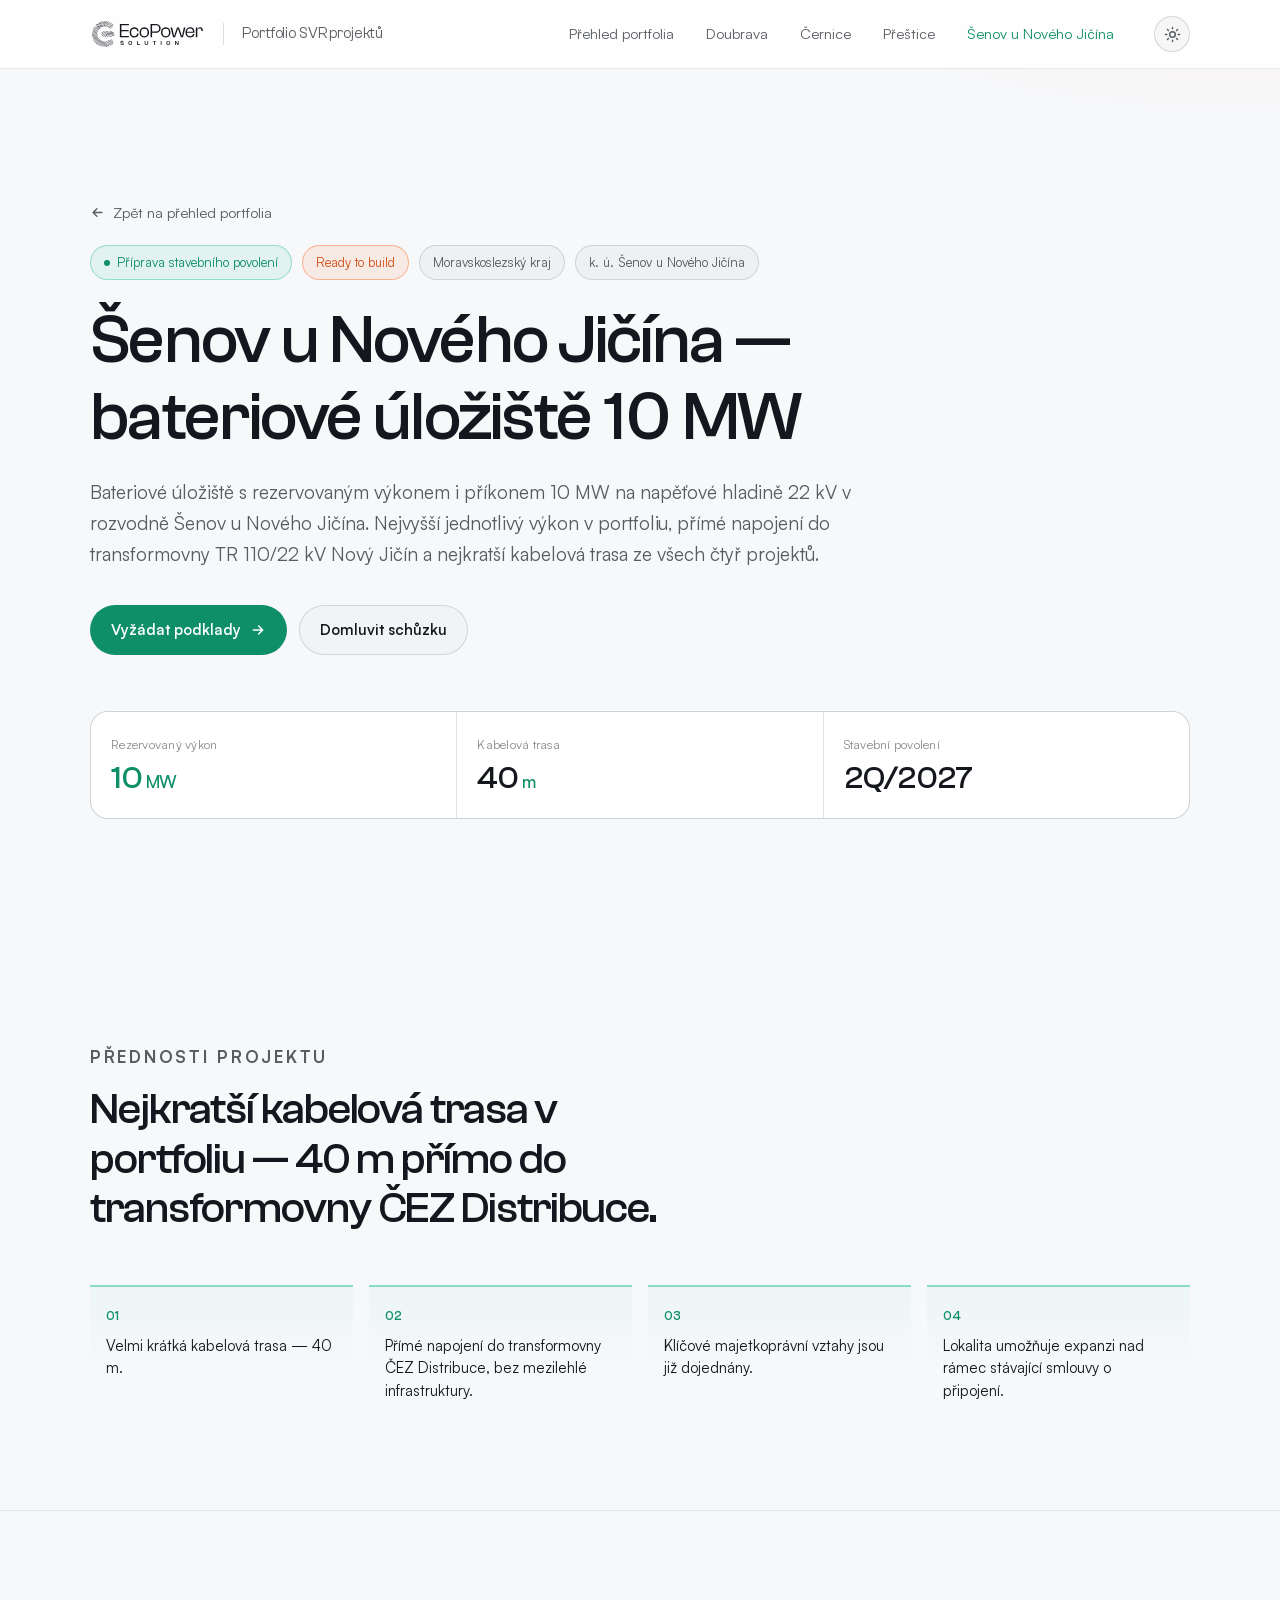
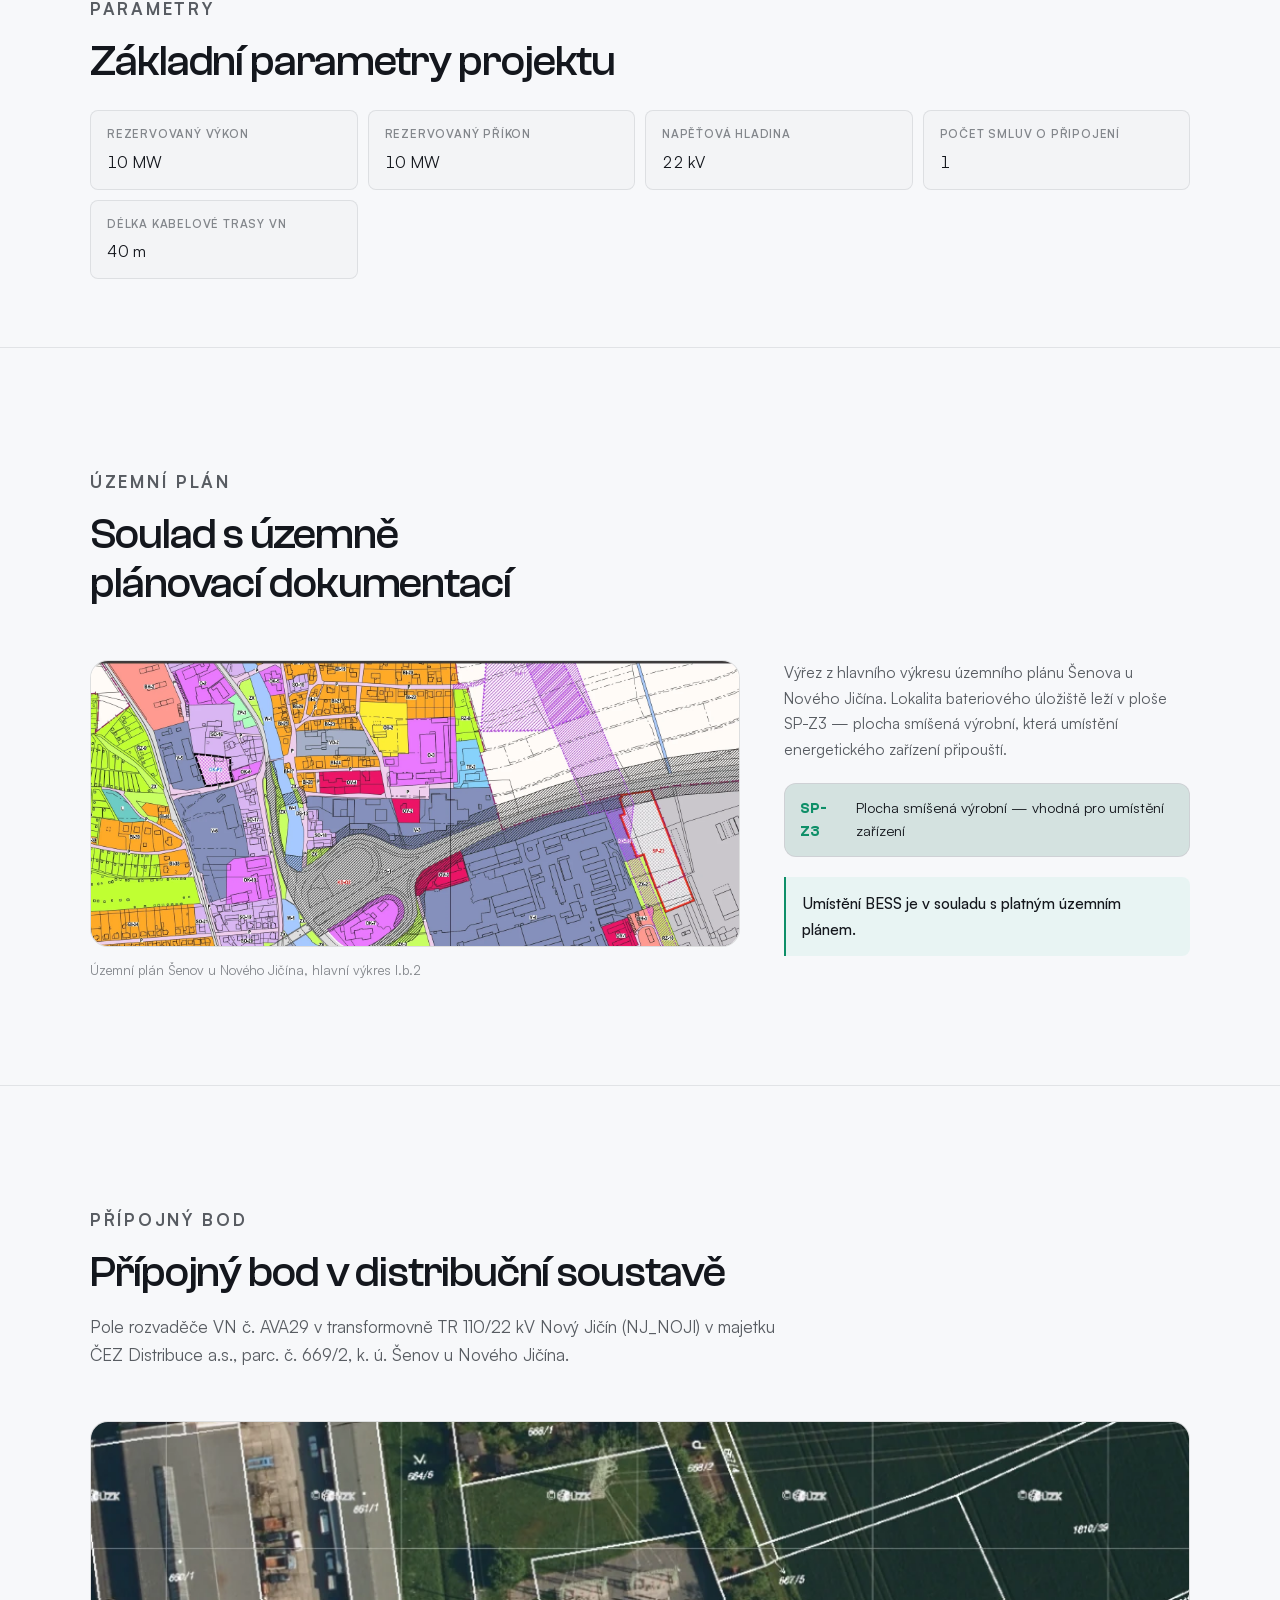
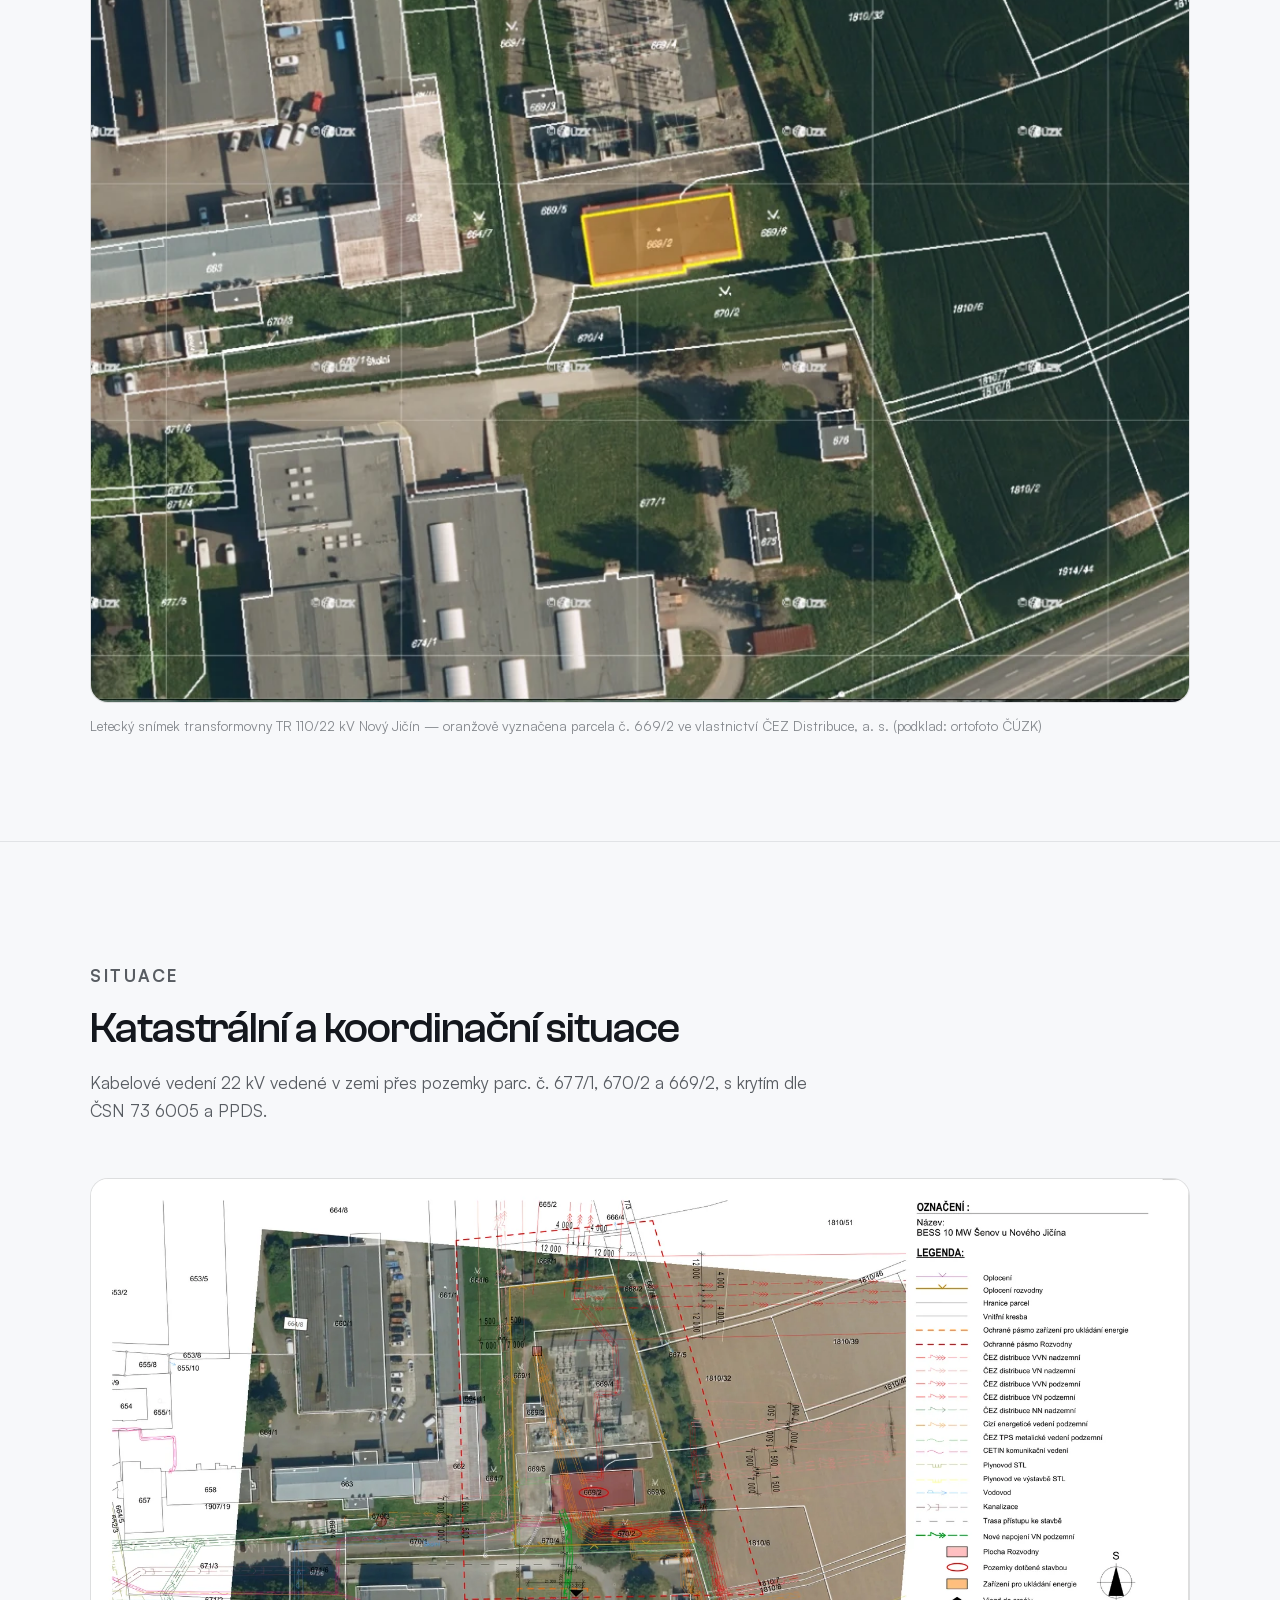
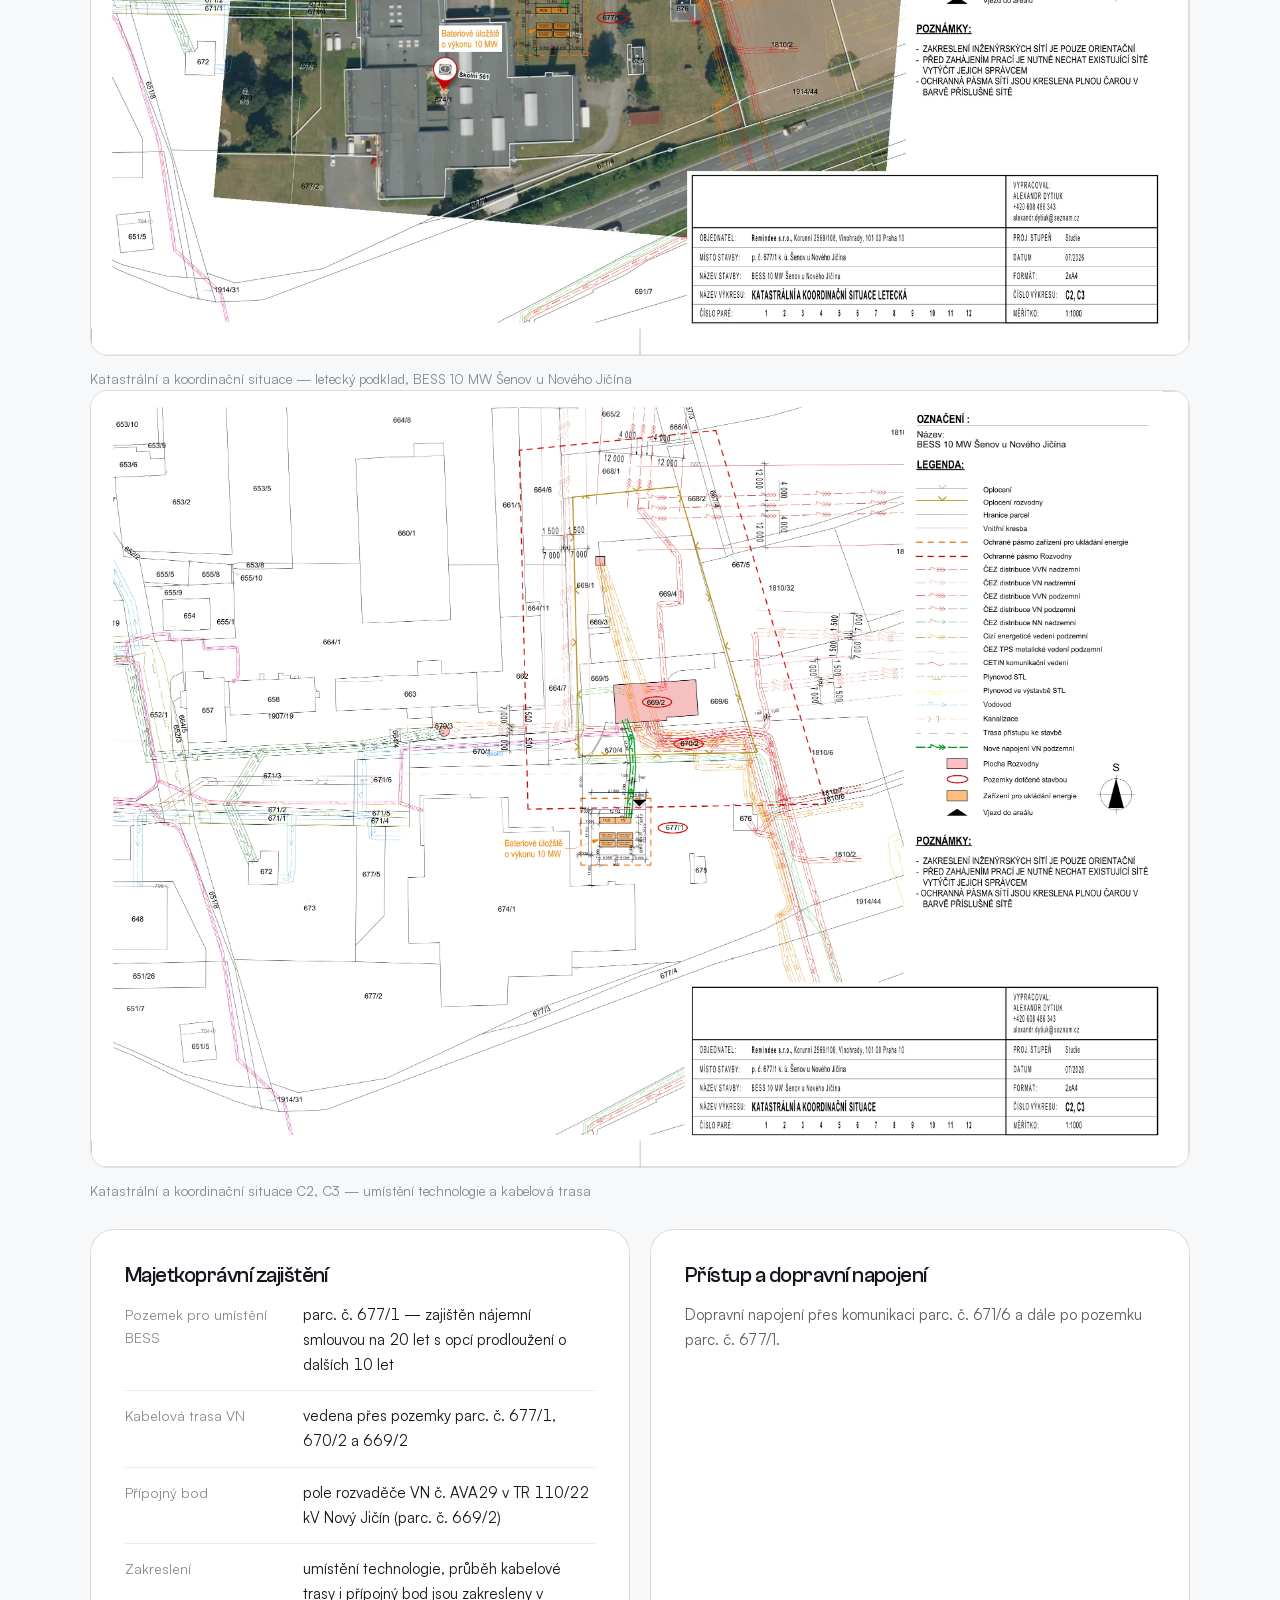
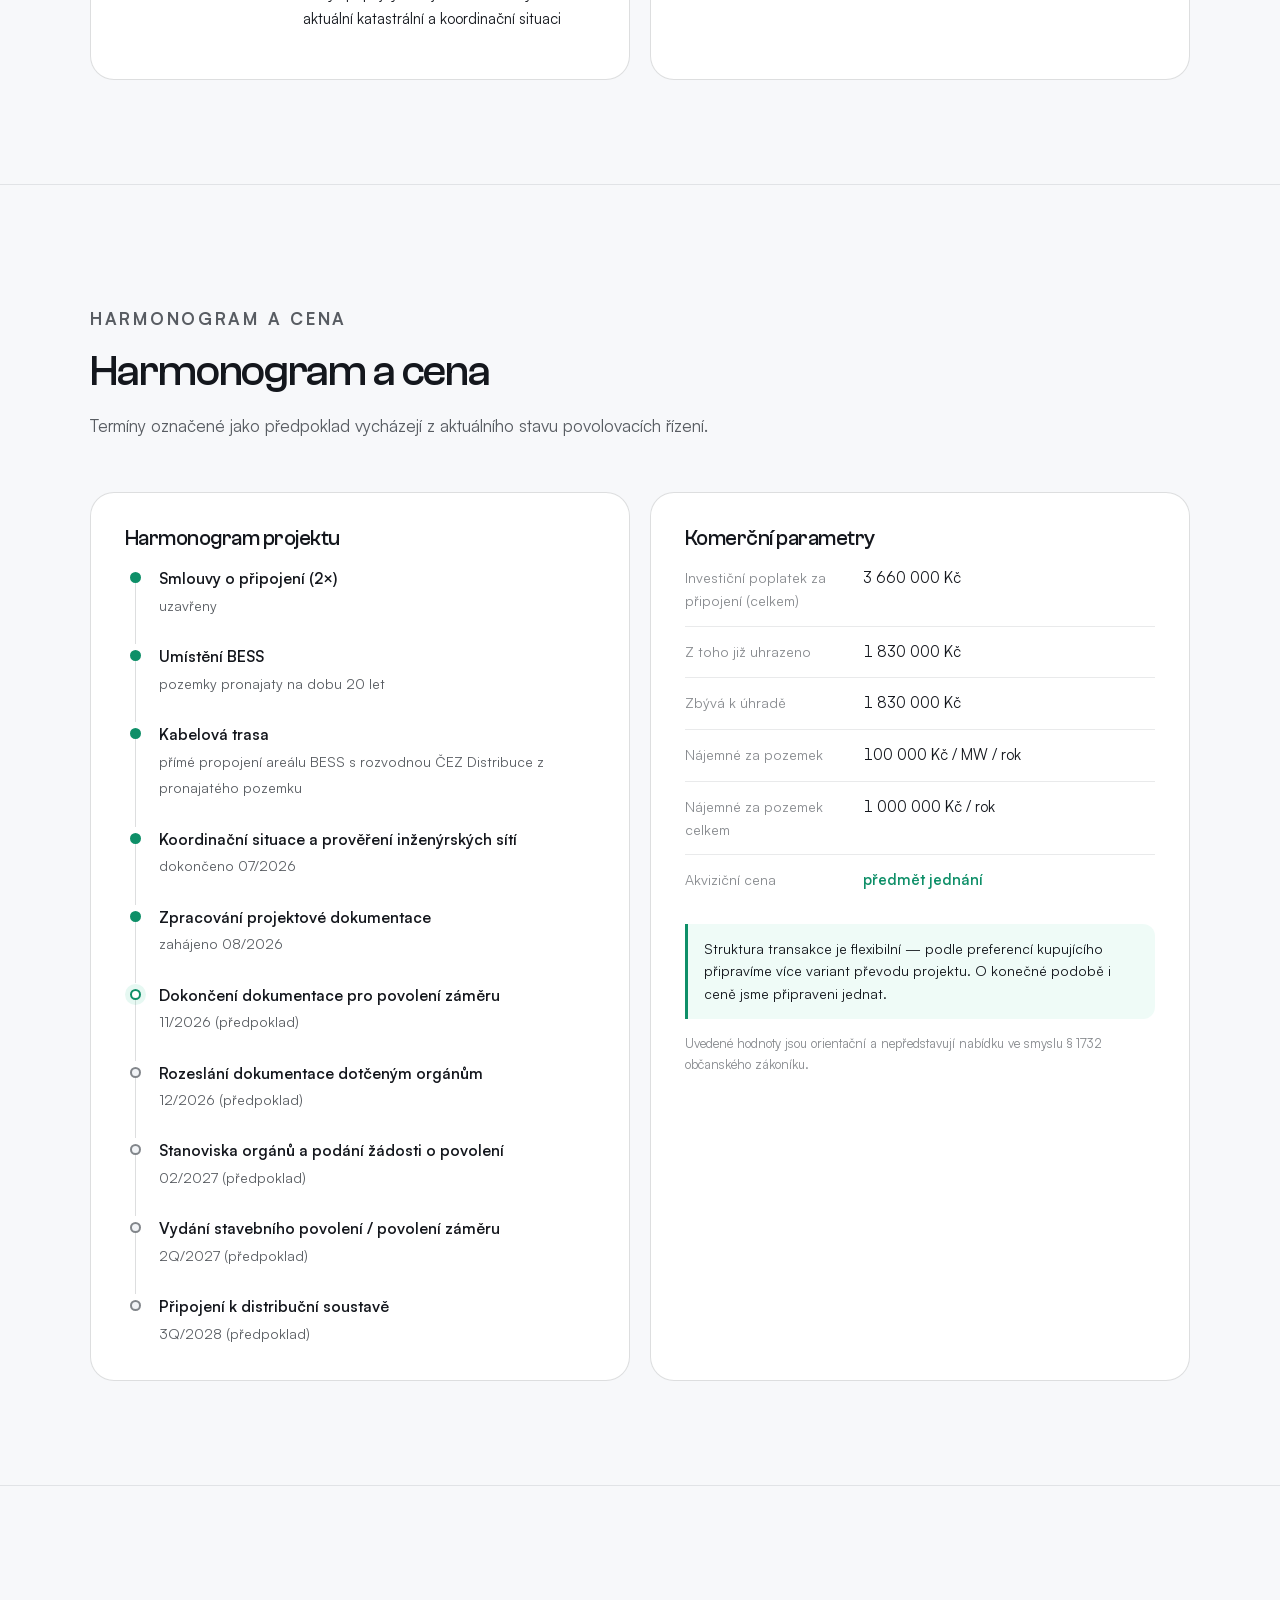
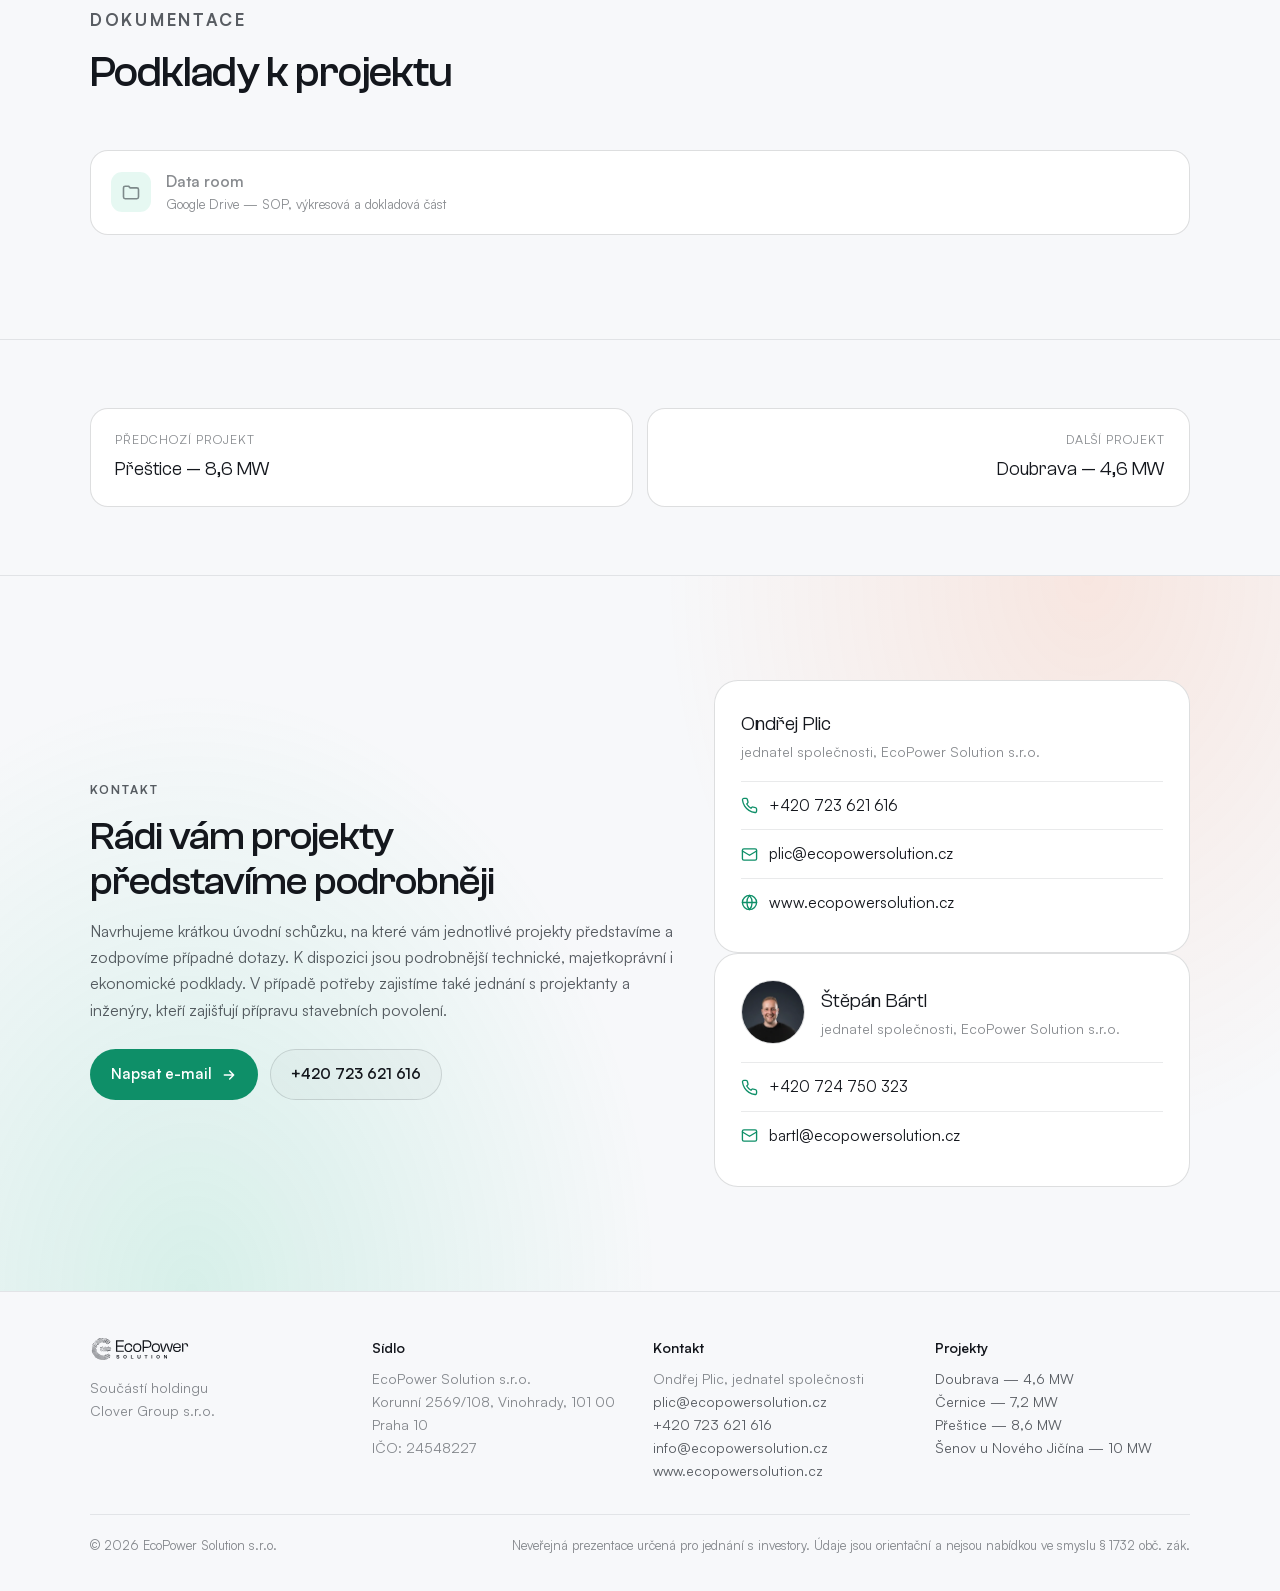
<file: senov.html>
<!doctype html>
<html lang="cs">
<head>
<meta charset="utf-8">
<meta name="viewport" content="width=device-width, initial-scale=1">
<title>Šenov u Nového Jičína — BESS 10 MW | EcoPower Solution</title>
<meta name="description" content="Nejkratší kabelová trasa v portfoliu — 40 m přímo do transformovny ČEZ Distribuce.">
<meta name="robots" content="noindex, nofollow">
<meta name="theme-color" content="#f7f8fa">
<script>(function(){try{var t=localStorage.getItem('eps-theme');if(t==='dark')document.documentElement.setAttribute('data-theme','dark');}catch(e){}})();</script>
<meta property="og:type" content="website">
<meta property="og:title" content="Šenov u Nového Jičína — BESS 10 MW | EcoPower Solution">
<meta property="og:description" content="Nejkratší kabelová trasa v portfoliu — 40 m přímo do transformovny ČEZ Distribuce.">
<meta property="og:locale" content="cs_CZ">
<link rel="stylesheet" href="assets/css/style.css?v=8dd5adc5">
<link rel="icon" href="assets/img/favicon.svg" type="image/svg+xml">
<link rel="icon" href="assets/img/favicon-32.png" sizes="32x32" type="image/png">
<link rel="apple-touch-icon" href="assets/img/apple-touch-icon.png">
<script src="assets/js/app.js?v=fd32b178" defer></script>
</head>
<body>
<header class="site-header">
  <div class="wrap">
    <a class="brand" href="index.html" aria-label="Přehled portfolia">
      <img class="logo-light" src="assets/img/logo-dark.svg" alt="EcoPower Solution">
      <img class="logo-dark" src="assets/img/logo.svg" alt="" aria-hidden="true">
    </a>
    <span class="brand-sep"></span>
    <span class="brand-label">Portfolio SVR projektů</span>
    <details class="nav-wrap" open>
      <summary aria-label="Otevřít navigaci">Projekty<svg width="14" height="14" viewBox="0 0 24 24" fill="none" stroke="currentColor" stroke-width="2.4" stroke-linecap="round" stroke-linejoin="round"><path d="m6 9 6 6 6-6"/></svg></summary>
      <nav>
      <a href="index.html">Přehled portfolia</a>
      <a href="doubrava.html">Doubrava</a>
      <a href="cernice.html">Černice</a>
      <a href="prestice.html">Přeštice</a>
      <a href="senov.html" aria-current="page">Šenov u Nového Jičína</a>
      </nav>
    </details>
    <button class="theme-btn" type="button" aria-label="Přepnout světlý a tmavý motiv">
      <svg class="ico-sun" viewBox="0 0 24 24" fill="none" stroke="currentColor" stroke-width="2" stroke-linecap="round"><circle cx="12" cy="12" r="4"/><path d="M12 2v2M12 20v2M4.9 4.9l1.4 1.4M17.7 17.7l1.4 1.4M2 12h2M20 12h2M4.9 19.1l1.4-1.4M17.7 6.3l1.4-1.4"/></svg>
      <svg class="ico-moon" viewBox="0 0 24 24" fill="none" stroke="currentColor" stroke-width="2" stroke-linecap="round" stroke-linejoin="round"><path d="M21 12.8A9 9 0 1 1 11.2 3a7 7 0 0 0 9.8 9.8z"/></svg>
    </button>
  </div>
</header>
<main>
<section class="hero">
  <div class="wrap">
    <a class="back-link" href="index.html"><svg viewBox="0 0 24 24" fill="none" stroke="currentColor" stroke-width="2.2" stroke-linecap="round" stroke-linejoin="round"><path d="M19 12H5M11 18l-6-6 6-6"/></svg>Zpět na přehled portfolia</a>
    <div class="hero-meta">
      <span class="tag tag--status"><span class="dot"></span>Příprava stavebního povolení</span>
      <span class="tag tag--rtb">Ready to build</span>
      <span class="tag">Moravskoslezský kraj</span>
      <span class="tag">k. ú. Šenov u Nového Jičína</span>
    </div>
    <h1>Šenov u Nového Jičína — bateriové úložiště 10 MW</h1>
    <p class="lede">Bateriové úložiště s rezervovaným výkonem i příkonem 10 MW na napěťové hladině 22 kV v rozvodně Šenov u Nového Jičína. Nejvyšší jednotlivý výkon v portfoliu, přímé napojení do transformovny TR 110/22 kV Nový Jičín a nejkratší kabelová trasa ze všech čtyř projektů.</p>
    <div class="btn-row">
      <a class="btn btn--primary" href="mailto:plic@ecopowersolution.cz?subject=Podklady%20%E2%80%93%20Šenov%20u%20Nového%20Jičína">Vyžádat podklady <svg width="16" height="16" viewBox="0 0 24 24" fill="none" stroke="currentColor" stroke-width="2.2" stroke-linecap="round" stroke-linejoin="round"><path d="M5 12h14M13 6l6 6-6 6"/></svg></a>
      <a class="btn btn--ghost" href="#kontakt">Domluvit schůzku</a>
    </div>
    <dl class="stats">
      <div class="stat stat--accent"><dt>Rezervovaný výkon</dt><dd>10<small>MW</small></dd></div>
      <div class="stat"><dt>Kabelová trasa</dt><dd>40<small>m</small></dd></div>
      <div class="stat"><dt>Stavební povolení</dt><dd>2Q/2027</dd></div>
    </dl>
  </div>
</section>

<section class="section">
  <div class="wrap">
    <div class="section-head">
      <p class="eyebrow">Přednosti projektu</p>
      <h2>Nejkratší kabelová trasa v portfoliu — 40 m přímo do transformovny ČEZ Distribuce.</h2>
    </div>
    <ol class="usp">
      <li class="usp-item"><span class="usp-n">01</span><span class="usp-t">Velmi krátká kabelová trasa — 40 m.</span></li>
      <li class="usp-item"><span class="usp-n">02</span><span class="usp-t">Přímé napojení do transformovny ČEZ Distribuce, bez mezilehlé infrastruktury.</span></li>
      <li class="usp-item"><span class="usp-n">03</span><span class="usp-t">Klíčové majetkoprávní vztahy jsou již dojednány.</span></li>
      <li class="usp-item"><span class="usp-n">04</span><span class="usp-t">Lokalita umožňuje expanzi nad rámec stávající smlouvy o připojení.</span></li>
    </ol>

  </div>
</section>

<section class="section section--tight">
  <div class="wrap">
    <div class="section-head" style="margin-bottom:24px">
      <p class="eyebrow">Parametry</p>
      <h2>Základní parametry projektu</h2>
    </div>
    <ul class="specs"><li><span class="k">Rezervovaný výkon</span><span class="v">10 MW</span></li><li><span class="k">Rezervovaný příkon</span><span class="v">10 MW</span></li><li><span class="k">Napěťová hladina</span><span class="v">22 kV</span></li><li><span class="k">Počet smluv o připojení</span><span class="v">1</span></li><li><span class="k">Délka kabelové trasy VN</span><span class="v">40 m</span></li></ul>

  </div>
</section>


<section class="section">
  <div class="wrap">
    <div class="section-head">
      <p class="eyebrow">Územní plán</p>
      <h2>Soulad s územně plánovací dokumentací</h2>
    </div>
    <div class="up-grid">
      <figure class="plan">
        <a class="plan-img" href="assets/img/senov-uzemni-plan.webp" target="_blank" rel="noopener" title="Otevřít výřez ve větším rozlišení">
          <img src="assets/img/senov-uzemni-plan.webp" alt="Výřez z územního plánu" loading="lazy">
          <span class="plan-zoom">Zvětšit</span>
        </a>
        <figcaption>Územní plán Šenov u Nového Jičína, hlavní výkres I.b.2</figcaption>
      </figure>
      <div class="up-text">
        <p>Výřez z hlavního výkresu územního plánu Šenova u Nového Jičína. Lokalita bateriového úložiště leží v ploše SP-Z3 — plocha smíšená výrobní, která umístění energetického zařízení připouští.</p>
        <ul class="up-plochy"><li class="is-fit"><span class="up-kod">SP-Z3</span><span class="up-popis">Plocha smíšená výrobní — vhodná pro umístění zařízení</span></li></ul>
        <p class="up-zaver">Umístění BESS je v souladu s platným územním plánem.</p>
      </div>
    </div>
  </div>
</section>

<section class="section">
  <div class="wrap">
    <div class="section-head">
      <p class="eyebrow">Přípojný bod</p>
      <h2>Přípojný bod v distribuční soustavě</h2>
      <p>Pole rozvaděče VN č. AVA29 v transformovně TR 110/22 kV Nový Jičín (NJ_NOJI) v majetku ČEZ Distribuce a.s., parc. č. 669/2, k. ú. Šenov u Nového Jičína.</p>
    </div>
      <figure class="plan">
        <a class="plan-img" href="assets/img/senov-pripojny-bod.webp" target="_blank" rel="noopener" title="Otevřít výkres ve větším rozlišení">
          <img src="assets/img/senov-pripojny-bod.webp" alt="Letecký snímek transformovny TR 110/22 kV Nový Jičín — oranžově vyznačena parcela č. 669/2 ve vlastnictví ČEZ Distribuce, a. s. (podklad: ortofoto ČÚZK)" loading="lazy">
          <span class="plan-zoom">Zvětšit</span>
        </a>
        <figcaption>Letecký snímek transformovny TR 110/22 kV Nový Jičín — oranžově vyznačena parcela č. 669/2 ve vlastnictví ČEZ Distribuce, a. s. (podklad: ortofoto ČÚZK)</figcaption>
      </figure>
  </div>
</section>

<section class="section">
  <div class="wrap">
    <div class="section-head">
      <p class="eyebrow">Situace</p>
      <h2>Katastrální a koordinační situace</h2>
      <p>Kabelové vedení 22 kV vedené v zemi přes pozemky parc. č. 677/1, 670/2 a 669/2, s krytím dle ČSN 73 6005 a PPDS.</p>
    </div>
      <figure class="plan">
        <a class="plan-img" href="assets/img/senov-letecka.webp" target="_blank" rel="noopener" title="Otevřít výkres ve větším rozlišení">
          <img src="assets/img/senov-letecka.webp" alt="Katastrální a koordinační situace — letecký podklad, BESS 10 MW Šenov u Nového Jičína" loading="lazy">
          <span class="plan-zoom">Zvětšit</span>
        </a>
        <figcaption>Katastrální a koordinační situace — letecký podklad, BESS 10 MW Šenov u Nového Jičína</figcaption>
      </figure>
      <figure class="plan">
        <a class="plan-img" href="assets/img/senov-situace.webp" target="_blank" rel="noopener" title="Otevřít výkres ve větším rozlišení">
          <img src="assets/img/senov-situace.webp" alt="Katastrální a koordinační situace C2, C3 — umístění technologie a kabelová trasa" loading="lazy">
          <span class="plan-zoom">Zvětšit</span>
        </a>
        <figcaption>Katastrální a koordinační situace C2, C3 — umístění technologie a kabelová trasa</figcaption>
      </figure>
    <div class="grid-2" style="margin-top:26px">
      <div class="panel">
        <h3>Majetkoprávní zajištění</h3>
        <dl class="dl"><div><dt>Pozemek pro umístění BESS</dt><dd>parc. č. 677/1 — zajištěn nájemní smlouvou na 20 let s opcí prodloužení o dalších 10 let</dd></div><div><dt>Kabelová trasa VN</dt><dd>vedena přes pozemky parc. č. 677/1, 670/2 a 669/2</dd></div><div><dt>Přípojný bod</dt><dd>pole rozvaděče VN č. AVA29 v TR 110/22 kV Nový Jičín (parc. č. 669/2)</dd></div><div><dt>Zakreslení</dt><dd>umístění technologie, průběh kabelové trasy i přípojný bod jsou zakresleny v aktuální katastrální a koordinační situaci</dd></div></dl>
      </div>
      <div class="panel">
        <h3>Přístup a dopravní napojení</h3>
        <p style="color:var(--muted);font-size:15px">Dopravní napojení přes komunikaci parc. č. 671/6 a dále po pozemku parc. č. 677/1.</p>
      </div>
    </div>
  </div>
</section>

<section class="section">
  <div class="wrap">
    <div class="section-head">
      <p class="eyebrow">Harmonogram a cena</p>
      <h2>Harmonogram a cena</h2>
      <p>Termíny označené jako předpoklad vycházejí z aktuálního stavu povolovacích řízení.</p>
    </div>
    <div class="grid-2">
      <div class="panel">
        <h3>Harmonogram projektu</h3>
        <ul class="timeline"><li class="is-done"><span class="tl-label">Smlouvy o připojení (2×)</span><span class="tl-when">uzavřeny</span></li><li class="is-done"><span class="tl-label">Umístění BESS</span><span class="tl-when">pozemky pronajaty na dobu 20 let</span></li><li class="is-done"><span class="tl-label">Kabelová trasa</span><span class="tl-when">přímé propojení areálu BESS s rozvodnou ČEZ Distribuce z pronajatého pozemku</span></li><li class="is-done"><span class="tl-label">Koordinační situace a prověření inženýrských sítí</span><span class="tl-when">dokončeno 07/2026</span></li><li class="is-done"><span class="tl-label">Zpracování projektové dokumentace</span><span class="tl-when">zahájeno 08/2026</span></li><li class="is-next"><span class="tl-label">Dokončení dokumentace pro povolení záměru</span><span class="tl-when">11/2026 (předpoklad)</span></li><li class="is-future"><span class="tl-label">Rozeslání dokumentace dotčeným orgánům</span><span class="tl-when">12/2026 (předpoklad)</span></li><li class="is-future"><span class="tl-label">Stanoviska orgánů a podání žádosti o povolení</span><span class="tl-when">02/2027 (předpoklad)</span></li><li class="is-future"><span class="tl-label">Vydání stavebního povolení / povolení záměru</span><span class="tl-when">2Q/2027 (předpoklad)</span></li><li class="is-future"><span class="tl-label">Připojení k distribuční soustavě</span><span class="tl-when">3Q/2028 (předpoklad)</span></li></ul>
      </div>
      <div class="panel">
        <h3>Komerční parametry</h3>
        <dl class="dl"><div><dt>Investiční poplatek za připojení (celkem)</dt><dd>3 660 000 Kč</dd></div><div><dt>Z toho již uhrazeno</dt><dd>1 830 000 Kč</dd></div><div><dt>Zbývá k úhradě</dt><dd>1 830 000 Kč</dd></div><div><dt>Nájemné za pozemek</dt><dd>100 000 Kč / MW / rok</dd></div><div><dt>Nájemné za pozemek celkem</dt><dd>1 000 000 Kč / rok</dd></div><div class="is-price"><dt>Akviziční cena</dt><dd>předmět jednání</dd></div></dl>
        <div class="price-note price-note--sm">Struktura transakce je flexibilní —
        podle preferencí kupujícího připravíme více variant převodu projektu.
        O konečné podobě i ceně jsme připraveni jednat.</div>
        <p class="disclaimer" style="margin-top:14px">Uvedené hodnoty jsou orientační
        a nepředstavují nabídku ve smyslu § 1732 občanského zákoníku.</p>
      </div>
    </div>
  </div>
</section>


<section class="section">
  <div class="wrap">
    <div class="section-head">
      <p class="eyebrow">Dokumentace</p>
      <h2>Podklady k projektu</h2>
    </div>
    <div class="doc-links">
      <a class="doc" href="https://drive.google.com/drive/folders/1aKUhZBnQerYQsseZGfI-4gOzawhRArdx" target="_blank" rel="noopener">
        <span class="doc-ico"><svg viewBox="0 0 24 24" fill="none" stroke="currentColor" stroke-width="1.9" stroke-linecap="round" stroke-linejoin="round"><path d="M3 7a2 2 0 0 1 2-2h4l2 2h8a2 2 0 0 1 2 2v9a2 2 0 0 1-2 2H5a2 2 0 0 1-2-2z"/></svg></span>
        <span><strong>Data room</strong><span>Google Drive — SOP, výkresová a dokladová část</span></span>
      </a>
    </div>
  </div>
</section>


<section class="section section--tight">
  <div class="wrap">
    <div class="pager">
      <a href="prestice.html">
        <div class="dir">Předchozí projekt</div>
        <div class="nm">Přeštice — 8,6 MW</div>
      </a>
      <a class="to-right" href="doubrava.html">
        <div class="dir">Další projekt</div>
        <div class="nm">Doubrava — 4,6 MW</div>
      </a>
    </div>
  </div>
</section>

<section class="section cta-band" id="kontakt">
  <div class="wrap">
    <div class="cta-inner">
      <div>
        <p class="eyebrow">Kontakt</p>
        <h2>Rádi vám projekty představíme podrobněji</h2>
        <p>Navrhujeme krátkou úvodní schůzku, na které vám jednotlivé projekty představíme
        a zodpovíme případné dotazy. K dispozici jsou podrobnější technické, majetkoprávní
        i ekonomické podklady. V případě potřeby zajistíme také jednání s projektanty
        a inženýry, kteří zajišťují přípravu stavebních povolení.</p>
        <div class="btn-row" style="margin-top:26px">
          <a class="btn btn--primary" href="mailto:plic@ecopowersolution.cz?subject=RTB%20bateriov%C3%A9%20projekty%20%E2%80%93%20dotaz">Napsat e-mail<svg width="16" height="16" viewBox="0 0 24 24" fill="none" stroke="currentColor" stroke-width="2.2" stroke-linecap="round" stroke-linejoin="round"><path d="M5 12h14M13 6l6 6-6 6"/></svg></a>
          <a class="btn btn--ghost" href="tel:+420723621616">+420 723 621 616</a>
        </div>
      </div>
      <div class="contact-stack">
      <div class="contact-card">
        <div class="who">Ondřej Plic</div>
        <div class="role">jednatel společnosti, EcoPower Solution s.r.o.</div>
        <a class="line" href="tel:+420723621616"><svg viewBox="0 0 24 24" fill="none" stroke="currentColor" stroke-width="1.9" stroke-linecap="round" stroke-linejoin="round"><path d="M22 16.9v3a2 2 0 0 1-2.2 2 19.8 19.8 0 0 1-8.6-3.1 19.5 19.5 0 0 1-6-6A19.8 19.8 0 0 1 2.1 4.2 2 2 0 0 1 4.1 2h3a2 2 0 0 1 2 1.7c.1 1 .4 1.9.7 2.8a2 2 0 0 1-.5 2.1L8.1 9.9a16 16 0 0 0 6 6l1.3-1.3a2 2 0 0 1 2.1-.4c.9.3 1.8.6 2.8.7a2 2 0 0 1 1.7 2z"/></svg>+420 723 621 616</a>
        <a class="line" href="mailto:plic@ecopowersolution.cz"><svg viewBox="0 0 24 24" fill="none" stroke="currentColor" stroke-width="1.9" stroke-linecap="round" stroke-linejoin="round"><rect x="2" y="4" width="20" height="16" rx="2"/><path d="m2 7 10 6 10-6"/></svg>plic@ecopowersolution.cz</a>
        <a class="line" href="https://www.ecopowersolution.cz" target="_blank" rel="noopener"><svg viewBox="0 0 24 24" fill="none" stroke="currentColor" stroke-width="1.9" stroke-linecap="round" stroke-linejoin="round"><circle cx="12" cy="12" r="10"/><path d="M2 12h20M12 2a15.3 15.3 0 0 1 0 20 15.3 15.3 0 0 1 0-20"/></svg>www.ecopowersolution.cz</a>
      </div>
      <div class="contact-card">
        <div class="who-row">
          <img class="who-photo" src="assets/img/stepan-bartl-portret.webp"
               alt="Štěpán Bártl" width="256" height="256" loading="lazy" decoding="async">
          <div>
            <div class="who">Štěpán Bártl</div>
            <div class="role">jednatel společnosti, EcoPower Solution s.r.o.</div>
          </div>
        </div>
        <a class="line" href="tel:+420724750323"><svg viewBox="0 0 24 24" fill="none" stroke="currentColor" stroke-width="1.9" stroke-linecap="round" stroke-linejoin="round"><path d="M22 16.9v3a2 2 0 0 1-2.2 2 19.8 19.8 0 0 1-8.6-3.1 19.5 19.5 0 0 1-6-6A19.8 19.8 0 0 1 2.1 4.2 2 2 0 0 1 4.1 2h3a2 2 0 0 1 2 1.7c.1 1 .4 1.9.7 2.8a2 2 0 0 1-.5 2.1L8.1 9.9a16 16 0 0 0 6 6l1.3-1.3a2 2 0 0 1 2.1-.4c.9.3 1.8.6 2.8.7a2 2 0 0 1 1.7 2z"/></svg>+420 724 750 323</a>
        <a class="line" href="mailto:bartl@ecopowersolution.cz"><svg viewBox="0 0 24 24" fill="none" stroke="currentColor" stroke-width="1.9" stroke-linecap="round" stroke-linejoin="round"><rect x="2" y="4" width="20" height="16" rx="2"/><path d="m2 7 10 6 10-6"/></svg>bartl@ecopowersolution.cz</a>
      </div>
      </div>
    </div>
  </div>
</section>
</main>
<footer class="site-footer">
  <div class="wrap">
    <div class="footer-grid">
      <div>
        <img class="logo logo-light" src="assets/img/logo-dark.svg" alt="EcoPower Solution">
        <img class="logo logo-dark" src="assets/img/logo.svg" alt="" aria-hidden="true">
        <div>Součástí holdingu<br>Clover Group s.r.o.</div>
      </div>
      <div>
        <strong>Sídlo</strong>
        EcoPower Solution s.r.o.<br>
        Korunní 2569/108, Vinohrady, 101 00 Praha 10<br>
        IČO: 24548227
      </div>
      <div>
        <strong>Kontakt</strong>
        Ondřej Plic, jednatel společnosti<br>
        <a href="mailto:plic@ecopowersolution.cz">plic@ecopowersolution.cz</a><br>
        <a href="tel:+420723621616">+420 723 621 616</a><br>
        <a href="mailto:info@ecopowersolution.cz">info@ecopowersolution.cz</a><br>
        <a href="https://www.ecopowersolution.cz" target="_blank" rel="noopener">www.ecopowersolution.cz</a>
      </div>
      <div>
        <strong>Projekty</strong>
        <a href="doubrava.html">Doubrava — 4,6 MW</a><br><a href="cernice.html">Černice — 7,2 MW</a><br><a href="prestice.html">Přeštice — 8,6 MW</a><br><a href="senov.html">Šenov u Nového Jičína — 10 MW</a>
      </div>
    </div>
    <div class="footer-bottom">
      <span>© 2026 EcoPower Solution s.r.o.</span>
      <span>Neveřejná prezentace určená pro jednání s investory. Údaje jsou orientační a nejsou nabídkou ve smyslu § 1732 obč. zák.</span>
    </div>
  </div>
</footer>
</body>
</html>
</file>
<file: assets/css/style.css>
/* EcoPower Solution — prezentace SVR projektů
   Design tokens převzaté z www.ecopowersolution.cz (Tailwind theme). */

@font-face {
  font-family: "Clash Grotesk";
  src: url("../fonts/ClashGrotesk-Variable.woff2") format("woff2");
  font-weight: 200 700;
  font-display: swap;
}
@font-face {
  font-family: "Satoshi";
  src: url("../fonts/Satoshi-Variable.woff2") format("woff2");
  font-weight: 300 900;
  font-display: swap;
}

/* Dva motivy. Světlý je výchozí (na tmavém byla čitelnost horší), tmavý drží
   vzhled firemního webu. Přepínač je v hlavičce, volba se pamatuje.
   `--fg-rgb` / `--bg-rgb` nesou složky pro poloprůhledné překryvy. */

:root {
  --primary: #0e8f68;          /* tmavší zelená — na bílé je #31c497 nečitelná */
  --primary-light: #31c497;
  --accent: #d4521a;
  --dark: #2f374a;
  --dark-card: #353e52;
  --dark-lighter: #3a4358;
  --light: #f7f8fa;

  --bg: #f7f8fa;
  --bg-raised: #ffffff;
  --surface: #ffffff;
  --surface-2: #f2f4f7;
  --text: #14171d;
  --on-primary: #ffffff;
  --fg-rgb: 20, 26, 33;
  --bg-rgb: 255, 255, 255;

  --line: rgba(var(--fg-rgb), 0.14);
  --line-soft: rgba(var(--fg-rgb), 0.09);
  --muted: rgba(var(--fg-rgb), 0.70);
  --muted-2: rgba(var(--fg-rgb), 0.50);
  --hi: var(--primary);

  --font-heading: "Clash Grotesk", "Satoshi", system-ui, sans-serif;
  --font-body: "Satoshi", system-ui, -apple-system, "Segoe UI", Roboto, sans-serif;

  --r-sm: 8px;
  --r: 12px;
  --r-lg: 18px;
  --r-xl: 24px;
  --wrap: 1180px;
  --pad: clamp(20px, 5vw, 40px);
}

[data-theme="dark"] {
  --primary: #31c497;
  --primary-light: #83f2c4;
  --accent: #ff6a2a;

  --bg: #0a0a0a;
  --bg-raised: #101216;
  --surface: #14171d;
  --surface-2: #191d25;
  --text: #ededed;
  --on-primary: #06120e;
  --fg-rgb: 255, 255, 255;
  --bg-rgb: 10, 10, 10;

  --line: rgba(var(--fg-rgb), 0.10);
  --line-soft: rgba(var(--fg-rgb), 0.06);
  --muted: rgba(var(--fg-rgb), 0.62);
  --muted-2: rgba(var(--fg-rgb), 0.42);
  --hi: var(--primary-light);
}

*, *::before, *::after { box-sizing: border-box; }

html { scroll-behavior: smooth; -webkit-text-size-adjust: 100%; }

body {
  margin: 0;
  background: var(--bg);
  color: var(--text);
  font-family: var(--font-body);
  font-size: 16px;
  line-height: 1.65;
  -webkit-font-smoothing: antialiased;
  overflow-x: hidden;
}

h1, h2, h3, h4 {
  font-family: var(--font-heading);
  font-weight: 500;
  letter-spacing: -0.025em;
  line-height: 1.12;
  margin: 0;
  text-wrap: balance;
}

p { margin: 0 0 1em; }
p:last-child { margin-bottom: 0; }

a { color: inherit; }

img { max-width: 100%; height: auto; display: block; }

::selection { background: var(--primary); color: var(--on-primary); }

:focus-visible { outline: 2px solid var(--primary); outline-offset: 3px; border-radius: 4px; }

/* ---------- layout ---------- */

.wrap { width: 100%; max-width: var(--wrap); margin-inline: auto; padding-inline: var(--pad); }

section { position: relative; }

.section { padding-block: clamp(56px, 9vw, 104px); }
.section--tight { padding-block: clamp(40px, 6vw, 68px); }
.section + .section { border-top: 1px solid var(--line-soft); }

.eyebrow {
  font-size: 12px;
  font-weight: 700;
  letter-spacing: 0.16em;
  text-transform: uppercase;
  color: var(--primary);
  margin: 0 0 14px;
}

.section-head { max-width: 720px; margin-bottom: clamp(32px, 5vw, 52px); }
.section-head h2 { font-size: clamp(28px, 4vw, 44px); }
.section-head p { margin-top: 16px; color: var(--muted); font-size: 17px; }

.lede { font-size: clamp(17px, 2vw, 19px); color: var(--muted); }

/* ---------- header ---------- */

.site-header {
  position: sticky;
  top: 0;
  z-index: 50;
  background: rgba(var(--bg-rgb), 0.82);
  backdrop-filter: blur(14px);
  -webkit-backdrop-filter: blur(14px);
  border-bottom: 1px solid var(--line-soft);
}
.site-header .wrap {
  position: relative;
  display: flex;
  align-items: center;
  gap: 18px;
  min-height: 68px;
}
.brand { display: flex; align-items: center; gap: 14px; text-decoration: none; flex-shrink: 0; }
.brand img { height: 30px; width: auto; }
.brand-sep { width: 1px; height: 22px; background: var(--line); }
.brand-label {
  font-family: var(--font-heading);
  font-size: 15px;
  letter-spacing: -0.01em;
  color: var(--muted);
  white-space: nowrap;
}
.nav-wrap { margin-left: auto; }
.nav-wrap > summary { display: none; }
.site-header nav { display: flex; align-items: center; gap: 8px; }
.site-header nav a {
  text-decoration: none;
  font-size: 14.5px;
  color: var(--muted);
  padding: 8px 12px;
  border-radius: var(--r-sm);
  transition: color .18s ease, background .18s ease;
  white-space: nowrap;
}
.site-header nav a:hover { color: var(--text); background: rgba(var(--fg-rgb), 0.05); }
.site-header nav a[aria-current="page"] { color: var(--primary); }

/* ---------- buttons ---------- */

.btn {
  display: inline-flex;
  align-items: center;
  gap: 9px;
  padding: 12px 20px;
  border-radius: 999px;
  font-family: var(--font-body);
  font-size: 15px;
  font-weight: 600;
  text-decoration: none;
  border: 1px solid transparent;
  transition: transform .18s ease, background .18s ease, border-color .18s ease, color .18s ease;
  white-space: nowrap;
  cursor: pointer;
}
.btn:hover { transform: translateY(-1px); }
.btn--primary { background: var(--primary); color: var(--on-primary); }
.btn--primary:hover { background: var(--primary-light); }
.btn--accent { background: var(--accent); color: #1a0a02; }
.btn--accent:hover { background: #ff8f5e; }
.btn--ghost { border-color: var(--line); color: var(--text); background: rgba(var(--fg-rgb), 0.02); }
.btn--ghost:hover { border-color: rgba(var(--fg-rgb), 0.28); background: rgba(var(--fg-rgb), 0.06); }
.btn--sm { padding: 9px 16px; font-size: 14px; }

.btn-row { display: flex; flex-wrap: wrap; gap: 12px; }

/* ---------- hero ---------- */

.hero { position: relative; overflow: hidden; padding-block: clamp(64px, 11vw, 132px) clamp(48px, 8vw, 88px); }
.hero::before {
  content: "";
  position: absolute;
  inset: -30% -10% auto -10%;
  height: 620px;
  background: radial-gradient(58% 60% at 22% 0%, rgba(49, 196, 151, 0.20), transparent 68%),
              radial-gradient(46% 52% at 88% 12%, rgba(255, 106, 42, 0.13), transparent 70%);
  pointer-events: none;
}
.hero > .wrap { position: relative; }
.hero h1 { font-size: clamp(36px, 6.4vw, 68px); max-width: 16ch; }
.hero .lede { margin-top: 22px; max-width: 62ch; }
.hero .btn-row { margin-top: 34px; }

.hero-meta { display: flex; flex-wrap: wrap; gap: 10px; margin-bottom: 22px; }

.tag {
  display: inline-flex;
  align-items: center;
  gap: 7px;
  padding: 6px 13px;
  border-radius: 999px;
  border: 1px solid var(--line);
  background: rgba(var(--fg-rgb), 0.03);
  font-size: 13px;
  color: var(--muted);
  white-space: nowrap;
}
.tag--status { border-color: rgba(49, 196, 151, 0.45); color: var(--hi); background: rgba(49, 196, 151, 0.10); }
.tag--rtb { border-color: rgba(255, 106, 42, 0.45); color: var(--accent); background: rgba(255, 106, 42, 0.10); }
.dot { width: 6px; height: 6px; border-radius: 50%; background: currentColor; flex-shrink: 0; }

/* ---------- stat strip ---------- */

.stats {
  display: grid;
  grid-template-columns: repeat(auto-fit, minmax(150px, 1fr));
  gap: 1px;
  background: var(--line-soft);
  border: 1px solid var(--line-soft);
  border-radius: var(--r-lg);
  overflow: hidden;
  margin-top: clamp(36px, 5vw, 56px);
}
.stat { background: var(--bg-raised); padding: 22px 20px; }
.stat dt { font-size: 12.5px; color: var(--muted-2); letter-spacing: 0.02em; margin-bottom: 6px; }
.stat dd {
  margin: 0;
  font-family: var(--font-heading);
  font-size: clamp(24px, 3.2vw, 32px);
  font-weight: 500;
  letter-spacing: -0.03em;
  line-height: 1.1;
  font-variant-numeric: tabular-nums;
}
/* jednotky zeleně — bílé číslo se samotnou bílou jednotkou působilo ploše */
.stat dd small { font-size: 0.55em; color: var(--primary); font-family: var(--font-body); font-weight: 500; margin-left: 4px; }
.stat--accent dd { color: var(--primary); }

/* ---------- project cards ---------- */

.cards { display: grid; gap: 18px; grid-template-columns: repeat(2, minmax(0, 1fr)); }
@media (min-width: 1060px) { .cards { grid-template-columns: repeat(4, minmax(0, 1fr)); } }
@media (max-width: 660px) { .cards { grid-template-columns: 1fr; } }

.card {
  position: relative;
  display: flex;
  flex-direction: column;
  background: linear-gradient(180deg, var(--surface) 0%, var(--bg-raised) 100%);
  border: 1px solid var(--line);
  border-radius: var(--r-xl);
  padding: 24px 22px;
  text-decoration: none;
  transition: border-color .2s ease, transform .2s ease, background .2s ease;
  overflow: hidden;
}
.card::after {
  content: "";
  position: absolute;
  inset: 0 0 auto 0;
  height: 2px;
  background: linear-gradient(90deg, var(--primary) 0%, var(--primary-light) 100%);
  opacity: 0;
  transition: opacity .2s ease;
}
.card:hover,
.card:focus-visible {
  border-color: rgba(49, 196, 151, 0.75);
  background: linear-gradient(180deg, rgba(49, 196, 151, 0.11) 0%, rgba(49, 196, 151, 0.035) 100%);
  box-shadow: 0 0 0 1px rgba(49, 196, 151, 0.2), 0 16px 40px -18px rgba(49, 196, 151, 0.55);
  transform: translateY(-4px);
  outline: none;
}
.card:hover::after,
.card:focus-visible::after { opacity: 1; }
.card:hover h3,
.card:focus-visible h3 { color: var(--hi); }
.card:hover .card-mw,
.card:focus-visible .card-mw { color: var(--hi); }
.card:hover .card-cta,
.card:focus-visible .card-cta { color: var(--hi); }
.card h3, .card .card-mw, .card .card-cta { transition: color .2s ease; }

.card-top { display: flex; align-items: baseline; justify-content: space-between; gap: 12px; }
.card h3 { font-size: 22px; }
.card .card-sub { color: var(--muted-2); font-size: 13px; margin-top: 6px; }
.card-mw {
  font-family: var(--font-heading);
  font-size: 27px;
  font-weight: 500;
  letter-spacing: -0.03em;
  color: var(--primary);
  line-height: 1;
  white-space: nowrap;
}
.card-mw small { font-size: 0.44em; color: var(--primary); margin-left: 3px; font-family: var(--font-body); }
.card p.card-note { color: var(--muted); font-size: 14.5px; margin: 15px 0 0; }
.card-facts { list-style: none; margin: 18px 0 0; padding: 15px 0 0; border-top: 1px solid var(--line-soft); display: grid; gap: 8px; }
.card-facts li { display: flex; justify-content: space-between; align-items: baseline; gap: 10px; font-size: 13.5px; }
.card-facts .k { color: var(--muted-2); flex-shrink: 0; }
.card-facts .v { text-align: right; color: var(--text); }
.card-cta { margin-top: auto; padding-top: 20px; display: inline-flex; align-items: center; gap: 8px; color: var(--primary); font-weight: 600; font-size: 14.5px; }
.card-cta svg { transition: transform .2s ease; }
.card:hover .card-cta svg { transform: translateX(4px); }

/* ---------- generic panels ---------- */

.panel {
  background: var(--surface);
  border: 1px solid var(--line);
  border-radius: var(--r-xl);
  padding: clamp(22px, 3.4vw, 34px);
}
.panel + .panel { margin-top: 20px; }
.panel h3 { font-size: 21px; margin-bottom: 16px; }

.grid-2 { display: grid; gap: 20px; grid-template-columns: repeat(auto-fit, minmax(300px, 1fr)); }
.grid-3 { display: grid; gap: 20px; grid-template-columns: repeat(auto-fit, minmax(240px, 1fr)); }
/* v gridu odsazuje gap — margin by boxy rozhodil o 20 px vůči prvnímu */
.grid-2 > .panel + .panel,
.grid-3 > .panel + .panel { margin-top: 0; }

/* ---------- technické řešení ----------
   Záměrně bez rámečků a boxů v boxech: schéma toku, pruh čísel,
   sloupce oddělené linkou, velká čísla u pásem. */

.tech { display: grid; gap: clamp(44px, 6vw, 72px); }

.tech-lbl {
  font-size: 11.5px;
  font-weight: 700;
  letter-spacing: 0.14em;
  text-transform: uppercase;
  color: var(--muted-2);
  margin: 0 0 20px;
}

/* schéma cesty energie */
.flow {
  list-style: none;
  margin: 0;
  padding: 0;
  display: grid;
  grid-template-columns: repeat(auto-fit, minmax(178px, 1fr));
  gap: 14px;
}
.fl-node {
  position: relative;
  padding: 20px 18px 18px;
  border-top: 2px solid rgba(49, 196, 151, 0.5);
  background: linear-gradient(180deg, rgba(49, 196, 151, 0.055), transparent 70%);
}
.fl-node::after {                      /* šipka mezi uzly */
  content: "";
  position: absolute;
  top: -2px;
  right: -9px;
  width: 8px;
  height: 2px;
  background: rgba(49, 196, 151, 0.5);
}
.fl-node:last-child::after { display: none; }
.fl-i {
  display: block;
  font-family: var(--font-heading);
  font-size: 12px;
  color: var(--primary);
  margin-bottom: 9px;
  font-variant-numeric: tabular-nums;
}
.fl-h {
  display: block;
  font-family: var(--font-heading);
  font-size: 17px;
  font-weight: 500;
  letter-spacing: -0.02em;
  line-height: 1.25;
  margin-bottom: 7px;
}
.fl-x { color: var(--primary); margin-right: 5px; }
.fl-d { display: block; font-size: 13px; color: var(--muted-2); line-height: 1.5; }
.flow-note { margin: 20px 0 0; font-size: 13.5px; color: var(--muted-2); max-width: 76ch; }

/* pruh klíčových čísel */
.tech-nums {
  margin: 0;
  display: grid;
  grid-template-columns: repeat(auto-fit, minmax(160px, 1fr));
  gap: 28px 20px;
  padding: 30px 0;
  border-top: 1px solid var(--line);
  border-bottom: 1px solid var(--line);
}
.tech-nums .tn dt { font-size: 12.5px; color: var(--muted-2); margin-bottom: 8px; }
.tech-nums .tn dd {
  margin: 0;
  font-family: var(--font-heading);
  font-size: clamp(30px, 4vw, 42px);
  font-weight: 500;
  letter-spacing: -0.035em;
  line-height: 1;
  color: var(--primary);
  font-variant-numeric: tabular-nums;
}
.tech-nums .tn dd small {
  font-family: var(--font-body);
  font-size: 0.36em;
  font-weight: 500;
  color: var(--muted);
  margin-left: 6px;
  letter-spacing: 0;
}

/* tři sloupce oddělené linkou, bez rámečků */
.tech-cols {
  display: grid;
  grid-template-columns: repeat(auto-fit, minmax(250px, 1fr));
  gap: 0;
}
.tcol { padding: 0 30px; border-left: 1px solid var(--line-soft); }
.tcol:first-child { padding-left: 0; border-left: none; }
.tcol:last-child { padding-right: 0; }
.tcol h4 {
  font-family: var(--font-heading);
  font-size: 17px;
  font-weight: 500;
  letter-spacing: -0.02em;
  margin: 0 0 16px;
}
.tcol ul { list-style: none; margin: 0; padding: 0; display: grid; gap: 11px; }
.tcol li {
  position: relative;
  padding-left: 20px;
  font-size: 14.5px;
  color: var(--muted);
  line-height: 1.5;
}
.tcol li::before {
  content: "";
  position: absolute;
  left: 0;
  top: 9px;
  width: 7px;
  height: 1px;
  background: var(--primary);
}

/* pásma + ekologie vedle sebe */
.tech-split {
  display: grid;
  grid-template-columns: repeat(auto-fit, minmax(320px, 1fr));
  gap: clamp(36px, 5vw, 64px);
}

.zones { list-style: none; margin: 0; padding: 0; }
.zones li {
  display: flex;
  align-items: baseline;
  gap: 18px;
  padding: 13px 0;
  border-bottom: 1px solid var(--line-soft);
}
.zones li:first-child { border-top: 1px solid var(--line-soft); }
.zn {
  flex: 0 0 88px;
  font-family: var(--font-heading);
  font-size: 22px;
  font-weight: 500;
  letter-spacing: -0.03em;
  color: var(--primary);
  font-variant-numeric: tabular-nums;
}
.zl { font-size: 14px; color: var(--muted-2); line-height: 1.45; }
.zl strong { display: block; color: var(--text); font-weight: 500; font-size: 14.5px; }

.dims { list-style: none; margin: 22px 0 0; padding: 0; display: grid; gap: 9px; }
.dims li { display: flex; justify-content: space-between; gap: 16px; font-size: 13px; }
.rk { color: var(--muted-2); }
.rv { color: var(--muted); font-variant-numeric: tabular-nums; text-align: right; }

.eco { list-style: none; margin: 0; padding: 0; }
.eco li {
  position: relative;
  padding: 13px 0 13px 30px;
  border-bottom: 1px solid var(--line-soft);
}
.eco li:first-child { border-top: 1px solid var(--line-soft); }
.eco li::before {
  content: "";
  position: absolute;
  left: 2px;
  top: 18px;
  width: 11px;
  height: 6px;
  border-left: 2px solid var(--primary);
  border-bottom: 2px solid var(--primary);
  transform: rotate(-45deg);
}
.ek { display: block; font-size: 14.5px; color: var(--text); margin-bottom: 3px; }
.ev { display: block; font-size: 13.5px; color: var(--muted-2); line-height: 1.5; }

@media (max-width: 720px) {
  .tcol { padding: 22px 0; border-left: none; border-top: 1px solid var(--line-soft); }
  .tcol:first-child { padding-top: 0; border-top: none; }
  .fl-node::after { display: none; }
}

/* spec dlaždice — hodnota má celou šířku buňky, nerozláme se */
.tech-stack { display: grid; gap: 20px; }
.specs {
  list-style: none;
  margin: 0;
  padding: 0;
  display: grid;
  gap: 10px;
  grid-template-columns: repeat(auto-fit, minmax(232px, 1fr));
}
.specs li {
  background: rgba(var(--fg-rgb), 0.016);
  border: 1px solid var(--line-soft);
  border-radius: var(--r-sm);
  padding: 14px 16px;
  display: flex;
  flex-direction: column;
  gap: 7px;
  min-width: 0;
}
.specs .k {
  font-size: 11.5px;
  font-weight: 600;
  letter-spacing: 0.07em;
  text-transform: uppercase;
  color: var(--muted-2);
}
.specs .v {
  font-size: 16px;
  line-height: 1.45;
  color: var(--text);
  font-variant-numeric: tabular-nums;
  overflow-wrap: break-word;
}
.panel .specs + .disclaimer { margin-top: 18px; }

/* definition rows */
.dl { margin: 0; display: grid; gap: 0; }
.dl > div {
  display: grid;
  grid-template-columns: minmax(150px, 34%) 1fr;
  gap: 18px;
  padding: 13px 0;
  border-top: 1px solid var(--line-soft);
  align-items: start;
}
.dl > div:first-child { border-top: 0; padding-top: 0; }
.dl dt { color: var(--muted-2); font-size: 14px; }
.dl dd { margin: 0; font-size: 15px; font-variant-numeric: tabular-nums; }
.card-facts .v { font-variant-numeric: tabular-nums; }
@media (max-width: 560px) {
  .dl > div { grid-template-columns: 1fr; gap: 4px; }
}

/* bullet list */
.ticks { list-style: none; margin: 0; padding: 0; display: grid; gap: 11px; }
.ticks li { position: relative; padding-left: 28px; font-size: 15.5px; color: var(--muted); }
.ticks li::before {
  content: "";
  position: absolute;
  left: 0; top: 8px;
  width: 14px; height: 8px;
  border-left: 2px solid var(--primary);
  border-bottom: 2px solid var(--primary);
  transform: rotate(-45deg);
}
.ticks--plain li::before {
  width: 6px; height: 6px; border: 0; border-radius: 50%;
  background: var(--muted-2); transform: none; top: 11px; left: 4px;
}

/* ---------- timeline ---------- */

.timeline { list-style: none; margin: 0; padding: 0; }
.timeline li { position: relative; padding: 0 0 26px 34px; }
.timeline li::before {
  content: "";
  position: absolute;
  left: 5px; top: 6px;
  width: 11px; height: 11px;
  border-radius: 50%;
  background: var(--surface-2);
  border: 2px solid var(--muted-2);
  z-index: 1;
}
.timeline li::after {
  content: "";
  position: absolute;
  left: 10px; top: 17px; bottom: 0;
  width: 1px;
  background: var(--line);
}
.timeline li:last-child { padding-bottom: 0; }
.timeline li:last-child::after { display: none; }
.timeline li.is-done::before { background: var(--primary); border-color: var(--primary); }
.timeline li.is-active::before { background: var(--accent); border-color: var(--accent); box-shadow: 0 0 0 5px rgba(255, 106, 42, 0.16); }
.timeline li.is-next::before { border-color: var(--primary); background: transparent; box-shadow: 0 0 0 5px rgba(49, 196, 151, 0.12); }
.timeline .tl-label { font-weight: 600; font-size: 15.5px; display: block; }
.timeline .tl-when { color: var(--muted); font-size: 14px; }

/* ---------- table ---------- */

.table-scroll { overflow-x: auto; border: 1px solid var(--line); border-radius: var(--r-lg); }
table.data { width: 100%; border-collapse: collapse; font-size: 14px; min-width: 880px; }
/* Úzké tabulky (Rok / Provozní zisk) nesmí dědit min-width určený pro
   sedmisloupcové srovnání — na mobilu by se roztáhly a hodnoty zůstaly mimo obraz. */
table.data.data--slim { min-width: 0; }
table.data th, table.data td { padding: 13px 14px; text-align: center; border-bottom: 1px solid var(--line-soft); white-space: nowrap; }
table.data th:first-child, table.data td:first-child { text-align: left; }
table.data thead th {
  background: var(--surface-2);
  font-family: var(--font-body);
  font-weight: 600;
  font-size: 12.5px;
  letter-spacing: 0.06em;
  text-transform: uppercase;
  color: var(--muted-2);
}
table.data tbody tr:last-child td { border-bottom: 0; }
table.data tbody tr:hover td { background: rgba(var(--fg-rgb), 0.02); }
table.data td.num, table.data th.num { text-align: center; font-variant-numeric: tabular-nums; }
table.data tr.is-total td { background: var(--surface-2); font-weight: 700; border-top: 1px solid var(--line); }
table.data a { color: var(--primary); text-decoration: none; }
table.data a:hover { text-decoration: underline; }
.table-note { margin-top: 12px; font-size: 13.5px; color: var(--muted-2); }

/* ---------- figure ---------- */

figure.plan { margin: 0; }
figure.plan .plan-img {
  position: relative;
  display: block;
  border: 1px solid var(--line);
  border-radius: var(--r-lg);
  overflow: hidden;
  background: #fff;
  transition: border-color .18s ease;
}
figure.plan .plan-img:hover { border-color: rgba(49, 196, 151, 0.55); }
figure.plan img { width: 100%; }
figure.plan .plan-zoom {
  position: absolute;
  right: 12px;
  bottom: 12px;
  padding: 6px 13px;
  border-radius: 999px;
  background: rgba(var(--bg-rgb), 0.82);
  color: var(--text);
  font-size: 12.5px;
  font-weight: 600;
  letter-spacing: 0.02em;
  opacity: 0;
  transform: translateY(4px);
  transition: opacity .18s ease, transform .18s ease;
}
figure.plan .plan-img:hover .plan-zoom { opacity: 1; transform: none; }
figure.plan figcaption { margin-top: 12px; font-size: 13.5px; color: var(--muted-2); }

/* ---------- lightbox ---------- */

.lightbox {
  position: fixed;
  inset: 0;
  z-index: 100;
  display: none;
  place-items: center;
  padding: clamp(16px, 4vw, 48px);
  background: rgba(6, 7, 9, 0.94);
  backdrop-filter: blur(6px);
  -webkit-backdrop-filter: blur(6px);
  overflow: auto;
}
.lightbox.is-open { display: grid; }
.lightbox img {
  max-width: 100%;
  max-height: 82vh;
  width: auto;
  border-radius: var(--r);
  background: #fff;
  box-shadow: 0 30px 90px rgba(0, 0, 0, 0.6);
}
.lightbox p {
  margin: 16px auto 0;
  max-width: 72ch;
  text-align: center;
  font-size: 13.5px;
  color: var(--muted-2);
}
.lb-close {
  position: fixed;
  top: 18px;
  right: 22px;
  width: 42px;
  height: 42px;
  border-radius: 50%;
  border: 1px solid var(--line);
  background: rgba(var(--fg-rgb), 0.06);
  color: var(--text);
  font-size: 24px;
  line-height: 1;
  cursor: pointer;
}
.lb-close:hover { background: rgba(var(--fg-rgb), 0.14); }

/* ---------- map ---------- */

.map-wrap { position: relative; }
.map-wrap svg { width: 100%; height: auto; display: block; }

/* kraje */
.kraj {
  fill: rgba(var(--fg-rgb), 0.028);
  stroke: rgba(var(--fg-rgb), 0.12);
  stroke-width: 1.1;
  stroke-linejoin: round;
  transition: fill .22s ease, stroke .22s ease;
}
.kraj.is-project {
  fill: rgba(49, 196, 151, 0.07);
  stroke: rgba(49, 196, 151, 0.32);
  stroke-width: 1.5;
}
.kraj.is-project:hover { fill: rgba(49, 196, 151, 0.13); }
.kraj.is-hot {
  fill: rgba(49, 196, 151, 0.19);
  stroke: rgba(49, 196, 151, 0.75);
  stroke-width: 2;
}

/* Praha */
.map-capital circle { fill: rgba(var(--fg-rgb), 0.3); }
.map-capital text {
  font-family: var(--font-body);
  font-size: 16px;
  fill: var(--muted-2);
  letter-spacing: 0.02em;
}

/* piny */
.map-pin { cursor: pointer; }
.map-pin circle.hit { fill: transparent; }
.map-pin circle.halo {
  fill: rgba(49, 196, 151, 0.16);
  transition: r .22s ease, fill .22s ease;
}
.map-pin circle.core {
  fill: var(--primary);
  stroke: var(--bg);
  stroke-width: 2.5;
  transition: r .22s ease, fill .22s ease;
}
.map-pin .leader {
  fill: none;
  stroke: rgba(49, 196, 151, 0.45);
  stroke-width: 1.2;
  transition: stroke .22s ease;
}
.map-pin text {
  font-family: var(--font-body);
  font-size: 20px;
  font-weight: 600;
  fill: var(--text);
  transition: fill .22s ease;
  paint-order: stroke;
  stroke: rgba(var(--bg-rgb), 0.82);
  stroke-width: 4;
  stroke-linejoin: round;
}
.map-pin text.mw { fill: var(--primary); font-size: 19px; }

.map-pin:hover circle.halo,
.map-pin:focus-visible circle.halo { r: 27; fill: rgba(49, 196, 151, 0.3); }
.map-pin:hover circle.core,
.map-pin:focus-visible circle.core { r: 10; fill: var(--primary-light); }
.map-pin:hover .leader,
.map-pin:focus-visible .leader { stroke: rgba(131, 242, 196, 0.85); }
.map-pin:hover text.nm,
.map-pin:focus-visible text.nm { fill: var(--primary-light); }
.map-pin:focus { outline: none; }
.map-pin:focus-visible circle.hit {
  fill: rgba(49, 196, 151, 0.1);
  stroke: var(--primary-light);
  stroke-width: 2;
}

/* legenda pod mapou */
.map-legend {
  list-style: none;
  margin: 26px 0 0;
  padding: 20px 0 0;
  border-top: 1px solid var(--line-soft);
  display: grid;
  gap: 12px;
  grid-template-columns: repeat(auto-fit, minmax(280px, 1fr));
}
.map-legend li {
  display: flex;
  align-items: baseline;
  gap: 12px;
  padding: 13px 15px;
  border: 1px solid var(--line-soft);
  border-radius: var(--r);
  background: rgba(var(--fg-rgb), 0.015);
  transition: border-color .2s ease, background .2s ease;
}
.map-legend li.is-hot { border-color: rgba(49, 196, 151, 0.45); background: rgba(49, 196, 151, 0.06); }
.lg-swatch {
  width: 11px; height: 11px;
  flex-shrink: 0;
  border-radius: 3px;
  background: rgba(49, 196, 151, 0.22);
  border: 1px solid rgba(49, 196, 151, 0.6);
  transform: translateY(-1px);
}
.lg-body { flex: 1; min-width: 0; font-size: 14px; color: var(--muted-2); }
.lg-body strong { display: block; color: var(--text); font-weight: 600; font-size: 15px; margin-bottom: 3px; }
.lg-body a { color: var(--muted); text-decoration: none; }
.lg-body a:hover { color: var(--primary); }
.lg-mw {
  font-family: var(--font-heading);
  font-size: 19px;
  font-weight: 500;
  letter-spacing: -0.02em;
  color: var(--primary);
  font-variant-numeric: tabular-nums;
  white-space: nowrap;
}

@media (max-width: 640px) {
  .map-pin text { font-size: 29px; stroke-width: 5; }
  .map-pin text.mw { font-size: 27px; }
  .map-capital text { font-size: 23px; }
  .map-pin circle.halo { r: 26; }
  .map-pin circle.core { r: 11; }
}

/* ---------- documents ---------- */

.doc-links { display: grid; gap: 14px; grid-template-columns: repeat(auto-fit, minmax(260px, 1fr)); }
.doc {
  display: flex;
  align-items: center;
  gap: 15px;
  padding: 18px 20px;
  border: 1px solid var(--line);
  border-radius: var(--r-lg);
  background: var(--surface);
  text-decoration: none;
  transition: border-color .18s ease, background .18s ease, transform .18s ease;
}
/* stejné zvýraznění jako u karet projektů — ať je vidět, že jde o proklik */
.doc:hover,
.doc:focus-visible {
  border-color: rgba(49, 196, 151, 0.75);
  background: linear-gradient(180deg, rgba(49, 196, 151, 0.11) 0%, rgba(49, 196, 151, 0.035) 100%);
  box-shadow: 0 0 0 1px rgba(49, 196, 151, 0.2), 0 14px 34px -18px rgba(49, 196, 151, 0.55);
  transform: translateY(-2px);
  outline: none;
}
.doc strong, .doc .doc-ico { transition: color .18s ease, background .18s ease, border-color .18s ease; }
.doc:hover strong,
.doc:focus-visible strong { color: var(--hi); }
.doc:hover .doc-ico,
.doc:focus-visible .doc-ico {
  color: var(--hi);
  border-color: rgba(49, 196, 151, 0.55);
  background: rgba(49, 196, 151, 0.16);
}
.doc-ico {
  width: 40px; height: 40px; flex-shrink: 0;
  display: grid; place-items: center;
  border-radius: 11px;
  background: rgba(49, 196, 151, 0.12);
  color: var(--primary);
}
.doc-ico svg { width: 20px; height: 20px; }
.doc strong { display: block; font-size: 15.5px; font-weight: 600; }
.doc span { font-size: 13px; color: var(--muted-2); }

/* ---------- callout ---------- */

.callout {
  border: 1px solid rgba(255, 106, 42, 0.3);
  background: linear-gradient(180deg, rgba(255, 106, 42, 0.07), rgba(255, 106, 42, 0.02));
  border-radius: var(--r-lg);
  padding: 20px 24px;
  font-size: 15.5px;
}
.callout strong { color: #ffb894; }

.quote-note {
  border-left: 2px solid var(--primary);
  padding: 4px 0 4px 20px;
  color: var(--muted);
  font-size: 16px;
}

/* ---------- CTA band ---------- */

.cta-band { position: relative; overflow: hidden; }
.cta-band::before {
  content: "";
  position: absolute;
  inset: 0;
  background: radial-gradient(52% 120% at 15% 100%, rgba(49, 196, 151, 0.16), transparent 70%),
              radial-gradient(46% 110% at 85% 0%, rgba(255, 106, 42, 0.12), transparent 72%);
  pointer-events: none;
}
.cta-band .wrap { position: relative; }
.cta-inner { display: grid; gap: 30px; grid-template-columns: minmax(0, 1.25fr) minmax(0, 1fr); align-items: center; }
.cta-inner h2 { font-size: clamp(26px, 3.6vw, 40px); }
.cta-inner p { margin-top: 14px; color: var(--muted); }
.contact-card { background: var(--surface); border: 1px solid var(--line); border-radius: var(--r-xl); padding: 26px; }
.contact-card .who { font-family: var(--font-heading); font-size: 20px; }
.contact-card .role { color: var(--muted-2); font-size: 14px; margin-bottom: 18px; }
/* Portrét u kontaktu — ať za projektem stojí viditelně konkrétní člověk. */
.contact-card .who-row { display: flex; align-items: center; gap: 16px; margin-bottom: 18px; }
.contact-card .who-photo {
  width: 64px; height: 64px; flex-shrink: 0;
  border-radius: 50%; object-fit: cover;
  border: 1px solid var(--line);
}
.contact-card .who-row .role { margin-bottom: 0; }
.contact-card a.line {
  display: flex; align-items: center; gap: 11px;
  padding: 11px 0; border-top: 1px solid var(--line-soft);
  text-decoration: none; font-size: 15.5px;
}
.contact-card a.line:hover { color: var(--primary); }
.contact-card a.line svg { width: 17px; height: 17px; color: var(--primary); flex-shrink: 0; }
@media (max-width: 860px) { .cta-inner { grid-template-columns: 1fr; } }

/* ---------- prev/next ---------- */

.pager { display: grid; gap: 14px; grid-template-columns: repeat(auto-fit, minmax(250px, 1fr)); }
.pager a {
  display: block;
  padding: 20px 24px;
  border: 1px solid var(--line);
  border-radius: var(--r-lg);
  background: var(--surface);
  text-decoration: none;
  transition: border-color .18s ease, background .18s ease;
}
.pager a:hover { border-color: rgba(49, 196, 151, 0.45); background: var(--surface-2); }
.pager .dir { font-size: 12.5px; color: var(--muted-2); letter-spacing: 0.08em; text-transform: uppercase; }
.pager .nm { font-family: var(--font-heading); font-size: 19px; margin-top: 5px; }
.pager .to-right { text-align: right; }

/* ---------- footer ---------- */

.site-footer { border-top: 1px solid var(--line-soft); padding-block: 44px 34px; color: var(--muted-2); font-size: 14px; }
.footer-grid { display: grid; gap: 26px; grid-template-columns: repeat(auto-fit, minmax(210px, 1fr)); }
.site-footer img.logo { height: 26px; margin-bottom: 14px; }
.site-footer strong { color: var(--text); font-weight: 600; display: block; margin-bottom: 8px; font-size: 14px; }
.site-footer a { color: var(--muted); text-decoration: none; }
.site-footer a:hover { color: var(--primary); }
.footer-bottom { margin-top: 32px; padding-top: 20px; border-top: 1px solid var(--line-soft); display: flex; flex-wrap: wrap; gap: 12px; justify-content: space-between; font-size: 13px; }

/* ---------- misc ---------- */

.back-link { display: inline-flex; align-items: center; gap: 8px; color: var(--muted); text-decoration: none; font-size: 14.5px; margin-bottom: 20px; }
.back-link:hover { color: var(--primary); }
.back-link svg { width: 15px; height: 15px; }

.disclaimer { font-size: 13px; color: var(--muted-2); max-width: 78ch; }

@media (max-width: 940px) {
  .nav-wrap > summary {
    display: inline-flex;
    align-items: center;
    gap: 7px;
    list-style: none;
    cursor: pointer;
    padding: 8px 14px;
    border: 1px solid var(--line);
    border-radius: 999px;
    font-size: 14.5px;
    color: var(--text);
    user-select: none;
  }
  .nav-wrap > summary::-webkit-details-marker { display: none; }
  .nav-wrap[open] > summary { border-color: rgba(49, 196, 151, 0.5); color: var(--primary); }
  .nav-wrap[open] > summary svg { transform: rotate(180deg); }
  .nav-wrap:not([open]) nav { display: none; }
  .site-header nav {
    position: absolute;
    right: var(--pad);
    top: calc(100% + 8px);
    flex-direction: column;
    align-items: stretch;
    gap: 2px;
    min-width: 240px;
    padding: 8px;
    background: var(--surface);
    border: 1px solid var(--line);
    border-radius: 16px;
    box-shadow: 0 18px 44px rgba(0, 0, 0, 0.55);
  }
  .site-header nav a { padding: 10px 14px; }
}

@media (max-width: 620px) {
  .site-header .brand-label, .site-header .brand-sep { display: none; }
  table.data th, table.data td { padding: 12px 13px; }
}

@media print {
  .site-header, .cta-band, .pager, .btn-row { display: none !important; }
  body { background: #fff; color: #111; }
  .panel, .card, .stats, .table-scroll { border-color: #ccc; background: #fff; }
  .stat { background: #fff; }
  a { color: #111; }
}

@media (prefers-reduced-motion: reduce) {
  html { scroll-behavior: auto; }
  * { transition: none !important; animation: none !important; }
}


/* ---------- přepínač motivu ---------- */

.brand img { display: block; }
.brand .logo-dark { display: none; }
[data-theme="dark"] .brand .logo-light,
[data-theme="dark"] .site-footer .logo-light { display: none; }
[data-theme="dark"] .brand .logo-dark,
[data-theme="dark"] .site-footer .logo-dark { display: block; }
.site-footer .logo-dark { display: none; }

.theme-btn {
  margin-left: 10px;
  flex-shrink: 0;
  display: inline-flex;
  align-items: center;
  justify-content: center;
  width: 36px;
  height: 36px;
  border-radius: 999px;
  border: 1px solid var(--line);
  background: rgba(var(--fg-rgb), 0.03);
  color: var(--muted);
  cursor: pointer;
  transition: color .18s ease, border-color .18s ease, background .18s ease;
}
.theme-btn:hover { color: var(--text); border-color: rgba(var(--fg-rgb), 0.28); }
.theme-btn svg { width: 17px; height: 17px; }
.theme-btn .ico-moon { display: none; }
[data-theme="dark"] .theme-btn .ico-moon { display: block; }
[data-theme="dark"] .theme-btn .ico-sun { display: none; }

/* ---------- územní plán ---------- */

.up-grid {
  display: grid;
  gap: clamp(24px, 4vw, 44px);
  grid-template-columns: minmax(0, 1.6fr) minmax(280px, 1fr);
  align-items: start;
}
.up-text { font-size: 15.5px; color: var(--muted); line-height: 1.65; }
.up-zaver {
  margin-top: 18px;
  padding: 14px 16px;
  border-left: 2px solid var(--primary);
  background: rgba(49, 196, 151, 0.07);
  border-radius: 0 var(--r-sm) var(--r-sm) 0;
  color: var(--text);
  font-weight: 500;
}
@media (max-width: 860px) { .up-grid { grid-template-columns: 1fr; } }

/* ---------- připravenost na kartě ---------- */

.ready { margin-bottom: 18px; }
.ready-top { display: flex; align-items: baseline; justify-content: space-between; gap: 8px; margin-bottom: 7px; }
.ready-lbl {
  font-size: 10.5px;
  font-weight: 700;
  letter-spacing: 0.1em;
  text-transform: uppercase;
  color: var(--muted-2);
}
.ready-pct {
  font-family: var(--font-heading);
  font-size: 15px;
  font-weight: 500;
  color: var(--hi);
  font-variant-numeric: tabular-nums;
}
.ready-pct span { color: var(--muted-2); font-size: 0.8em; }
.ready-track {
  height: 5px;
  border-radius: 999px;
  background: rgba(var(--fg-rgb), 0.10);
  overflow: hidden;
}
.ready-track span {
  display: block;
  height: 100%;
  border-radius: 999px;
  background: linear-gradient(90deg, var(--primary) 0%, var(--primary-light) 100%);
  transition: width .5s cubic-bezier(.4, 0, .2, 1);
}
.ready-note { margin-top: 7px; font-size: 11.5px; color: var(--muted-2); line-height: 1.4; }

.up-grid--text { grid-template-columns: minmax(0, 1fr); max-width: 780px; }
.up-plochy { list-style: none; margin: 20px 0; padding: 0; display: grid; gap: 1px; background: var(--line-soft); border: 1px solid var(--line-soft); border-radius: var(--r); overflow: hidden; }
.up-plochy li { display: flex; gap: 14px; align-items: baseline; padding: 12px 15px; background: var(--surface); font-size: 14.5px; }
.up-plochy li.is-fit { background: rgba(49, 196, 151, 0.08); }
.up-kod { flex: 0 0 42px; font-family: var(--font-heading); font-weight: 600; color: var(--muted-2); }
.up-plochy li.is-fit .up-kod { color: var(--hi); }
.up-popis { color: var(--muted); }
.up-plochy li.is-fit .up-popis { color: var(--text); }

/* ---------- USP pás (bez boxů) ---------- */

.usp {
  list-style: none;
  margin: 0;
  padding: 0;
  display: grid;
  grid-template-columns: repeat(auto-fit, minmax(210px, 1fr));
  gap: 16px;
}
.usp-item {
  padding: 18px 16px 4px;
  border-top: 2px solid rgba(49, 196, 151, 0.55);
  background: linear-gradient(180deg, rgba(49, 196, 151, 0.05), transparent 70%);
}
.usp-n {
  display: block;
  font-family: var(--font-heading);
  font-size: 13px;
  font-weight: 500;
  color: var(--hi);
  margin-bottom: 8px;
  font-variant-numeric: tabular-nums;
}
.usp-t { display: block; font-size: 15px; color: var(--text); line-height: 1.5; }

.usp-note {
  margin-top: 26px;
  padding: 16px 18px;
  border-left: 2px solid var(--primary);
  background: rgba(49, 196, 151, 0.06);
  border-radius: 0 var(--r-sm) var(--r-sm) 0;
  font-size: 14.5px;
  color: var(--muted);
  max-width: 900px;
}
.usp-note strong { color: var(--text); }

/* ---------- dynamika: scroll-reveal + hover ----------
   Výchozí stav je viditelný (bez JS se nic neskrývá); třída js-anim na <html>
   zapne animace, prefers-reduced-motion je vypne úplně. */

.js-anim .reveal {
  opacity: 0;
  transform: translateY(22px);
  transition: opacity .6s cubic-bezier(.4, 0, .2, 1), transform .6s cubic-bezier(.4, 0, .2, 1);
}
.js-anim .reveal.is-in { opacity: 1; transform: none; }

/* zpoždění pro děti pásů — postupné naskakování */
.js-anim .usp .usp-item,
.js-anim .specs li,
.js-anim .timeline li {
  opacity: 0;
  transform: translateY(14px);
  transition: opacity .5s ease, transform .5s ease;
  transition-delay: calc(var(--i, 0) * 70ms);
}
.js-anim .is-in .usp-item,
.js-anim .is-in.specs li,
.js-anim .specs.is-in li,
.js-anim .timeline.is-in li { opacity: 1; transform: none; }

@media (prefers-reduced-motion: reduce) {
  .js-anim .reveal,
  .js-anim .usp .usp-item,
  .js-anim .specs li,
  .js-anim .timeline li {
    opacity: 1 !important;
    transform: none !important;
    transition: none !important;
  }
}

/* hover: USP položky */
.usp-item {
  transition: border-color .2s ease, background .25s ease, transform .25s ease;
  border-radius: 0 0 var(--r-sm) var(--r-sm);
}
.usp-item:hover {
  border-top-color: var(--primary);
  background: linear-gradient(180deg, rgba(49, 196, 151, 0.12), transparent 85%);
  transform: translateY(-3px);
}
.usp-item:hover .usp-n { color: var(--primary); }

/* hover: dlaždice parametrů */
.specs li { transition: border-color .2s ease, transform .2s ease, box-shadow .2s ease; }
.specs li:hover {
  border-color: rgba(49, 196, 151, 0.5);
  transform: translateY(-2px);
  box-shadow: 0 10px 24px -16px rgba(49, 196, 151, 0.45);
}

/* hover: výkresy — jemné přiblížení a stín */
.plan { transition: transform .25s ease; }
.plan .plan-img { overflow: hidden; border-radius: var(--r-lg); display: block; }
.plan .plan-img img { transition: transform .6s cubic-bezier(.2, 0, .2, 1); }
.plan:hover .plan-img img { transform: scale(1.015); }
.plan:hover { transform: translateY(-2px); }

/* hover: harmonogram */
.timeline li { transition: background .2s ease, transform .2s ease; border-radius: var(--r-sm); }
.timeline li:hover { background: rgba(49, 196, 151, 0.06); transform: translateX(4px); }

/* hover: plochy ÚP a zóny */
.up-plochy li { transition: background .2s ease; }
.up-plochy li:hover { background: rgba(49, 196, 151, 0.12); }
.zones li { transition: background .2s ease; }
.zones li:hover { background: rgba(49, 196, 151, 0.05); }
.zones li:hover .zn { color: var(--primary-light); }

/* hover: statistiky v hero */
.stat { transition: background .25s ease; }
.stat:hover { background: rgba(49, 196, 151, 0.07); }
.stat dd { transition: transform .25s ease; transform-origin: left bottom; }
.stat:hover dd { transform: scale(1.04); }

/* hover: panely obecně — jemný lift */
.panel { transition: border-color .2s ease, transform .25s ease, box-shadow .25s ease; }
.panel:hover {
  border-color: rgba(49, 196, 151, 0.35);
  transform: translateY(-2px);
  box-shadow: 0 14px 32px -22px rgba(var(--fg-rgb), 0.25);
}

/* panel navazující na dlaždice parametrů (Prověření území) potřebuje odstup */
.specs + .panel { margin-top: 22px; }

/* ---------- deliverables (Co kupující dostane) ---------- */

.deliv {
  list-style: none;
  margin: 0;
  padding: 0;
  display: grid;
  gap: clamp(22px, 3vw, 34px) clamp(28px, 4vw, 56px);
  grid-template-columns: repeat(auto-fit, minmax(340px, 1fr));
}
.deliv li {
  display: flex;
  gap: 18px;
  align-items: flex-start;
  padding-top: 22px;
  border-top: 2px solid rgba(49, 196, 151, 0.55);
  transition: border-color .2s ease, transform .25s ease;
}
.deliv li:hover { border-top-color: var(--primary); transform: translateY(-3px); }
.deliv-check {
  flex: 0 0 40px;
  height: 40px;
  border-radius: 50%;
  background: rgba(49, 196, 151, 0.12);
  border: 1.5px solid rgba(49, 196, 151, 0.55);
  position: relative;
  transition: background .2s ease, border-color .2s ease;
}
.deliv-check::after {
  content: "";
  position: absolute;
  left: 12px;
  top: 13px;
  width: 14px;
  height: 8px;
  border-left: 2.5px solid var(--hi);
  border-bottom: 2.5px solid var(--hi);
  transform: rotate(-45deg);
}
.deliv li:hover .deliv-check { background: rgba(49, 196, 151, 0.22); border-color: var(--primary); }
.deliv h3 {
  font-size: 19px;
  margin-bottom: 8px;
}
.deliv p { margin: 0; font-size: 14.5px; color: var(--muted); line-height: 1.6; }

.deliv-more {
  margin-top: clamp(30px, 4vw, 44px);
  padding-top: clamp(22px, 3vw, 30px);
  border-top: 1px solid var(--line-soft);
  display: grid;
  gap: clamp(24px, 4vw, 56px);
  grid-template-columns: repeat(auto-fit, minmax(320px, 1fr));
}
.deliv-more h4 {
  font-size: 15.5px;
  margin-bottom: 8px;
  color: var(--muted-2);
  font-weight: 600;
  font-family: var(--font-body);
}
.deliv-more p { margin: 0; font-size: 14.5px; color: var(--muted); line-height: 1.6; }

/* ---------- zvýraznění ceny ---------- */

.data td.td-price { color: var(--hi); font-weight: 600; }
.data tr.is-total td.td-price { color: var(--hi); }

.dl > div.is-price dd { color: var(--hi); font-weight: 600; }

.price-note {
  margin-top: 22px;
  padding: 18px 20px;
  border-left: 3px solid var(--primary);
  background: rgba(49, 196, 151, 0.08);
  border-radius: 0 var(--r) var(--r) 0;
  font-size: 16px;
  line-height: 1.6;
  color: var(--text);
  max-width: 900px;
}
.price-note strong { color: var(--hi); }
.price-note--sm { font-size: 14px; margin-top: 18px; padding: 14px 16px; }

/* ---------- nápaditější animace ----------
   Vše vypíná prefers-reduced-motion; bez JS zůstává finální stav. */

/* nástup hero po načtení */
@keyframes hero-in {
  from { opacity: 0; transform: translateY(26px); }
  to   { opacity: 1; transform: none; }
}
.hero .hero-meta { animation: hero-in .55s cubic-bezier(.2, 0, .2, 1) both; }
.hero h1         { animation: hero-in .7s  cubic-bezier(.2, 0, .2, 1) .08s both; }
.hero .lede      { animation: hero-in .7s  cubic-bezier(.2, 0, .2, 1) .18s both; }
.hero .btn-row   { animation: hero-in .7s  cubic-bezier(.2, 0, .2, 1) .28s both; }
.hero .stats     { animation: hero-in .8s  cubic-bezier(.2, 0, .2, 1) .38s both; }
.hero .back-link { animation: hero-in .5s  both; }

/* mapa: piny vysílají puls, jakmile mapa najede do záběru */
.map-pin circle.halo { transform-box: fill-box; transform-origin: center; }
.js-anim .map-wrap.is-in .map-pin circle.halo {
  animation: pin-ping 2.8s cubic-bezier(.2, 0, .4, 1) infinite;
}
.js-anim .map-wrap.is-in .map-pin:nth-child(2) circle.halo { animation-delay: .5s; }
.js-anim .map-wrap.is-in .map-pin:nth-child(3) circle.halo { animation-delay: 1s; }
.js-anim .map-wrap.is-in .map-pin:nth-child(4) circle.halo { animation-delay: 1.5s; }
@keyframes pin-ping {
  0%   { transform: scale(.55); opacity: .95; }
  65%  { transform: scale(1.9); opacity: 0; }
  100% { transform: scale(1.9); opacity: 0; }
}
.map-pin:hover circle.halo { animation-play-state: paused; }

/* deliverables: fajfky naskočí s odrazem */
.js-anim .deliv li {
  opacity: 0;
  transform: translateY(16px);
  transition: opacity .5s ease, transform .5s ease;
  transition-delay: calc(var(--i, 0) * 110ms);
}
.js-anim .deliv.is-in li { opacity: 1; transform: none; }
.js-anim .deliv.is-in li .deliv-check {
  animation: check-pop .55s cubic-bezier(.34, 1.56, .64, 1) both;
  animation-delay: calc(var(--i, 0) * 110ms + .18s);
}
@keyframes check-pop {
  from { transform: scale(.3); }
  to   { transform: scale(1); }
}

/* harmonogram: tečky postupně bliknou */
.js-anim .timeline.is-in li::before {
  animation: dot-pop .45s cubic-bezier(.34, 1.56, .64, 1) both;
  animation-delay: calc(var(--i, 0) * 70ms);
}
@keyframes dot-pop {
  from { transform: scale(0); }
  to   { transform: scale(1); }
}

/* ready bar se dokresluje (šířku nastavuje JS až po odhalení) */
.ready-track span { transition: width 1.1s cubic-bezier(.2, 0, .2, 1) .25s; }

@media (prefers-reduced-motion: reduce) {
  .hero .hero-meta, .hero h1, .hero .lede, .hero .btn-row, .hero .stats,
  .hero .back-link,
  .js-anim .map-wrap.is-in .map-pin circle.halo,
  .js-anim .deliv li, .js-anim .deliv.is-in li .deliv-check,
  .js-anim .timeline.is-in li::before {
    animation: none !important;
    transition: none !important;
    opacity: 1 !important;
    transform: none !important;
  }
}


/* ── Kalkulátor provozní ekonomiky ──────────────────────────────────────── */
.kalk-grid { display: grid; grid-template-columns: 1fr 1fr; gap: 12px 14px; }
.kalk-grid label {
  display: flex; flex-direction: column; gap: 5px;
  font-size: 13px; color: var(--muted); line-height: 1.35;
}
.kalk-grid label span { font-size: 11.5px; color: var(--muted-2); }
.kalk-grid input {
  font: inherit; font-size: 15px; color: var(--text);
  background: var(--bg); border: 1px solid var(--line);
  border-radius: var(--r-sm); padding: 9px 11px; width: 100%;
  -moz-appearance: textfield;
}
.kalk-grid input:focus { outline: none; border-color: var(--accent); }
.kalk-grid input::-webkit-outer-spin-button,
.kalk-grid input::-webkit-inner-spin-button { -webkit-appearance: none; margin: 0; }
.kalk-skupina {
  grid-column: 1 / -1;
  margin: 10px 0 -2px;
  font-size: 11.5px;
  font-weight: 600;
  letter-spacing: .08em;
  text-transform: uppercase;
  color: var(--muted-2);
}
.kalk-grid .kalk-skupina:first-child { margin-top: 0; }
.kalk-pozn {
  margin: 12px 0 0;
  font-size: 12.5px;
  line-height: 1.5;
  color: var(--muted-2);
}
/* Prostý seznam v úvodu samostatné kalkulačky — bez dlaždic jako .deliv. */
.deliv-plain {
  margin: 10px 0 18px;
  padding-left: 20px;
  max-width: 68ch;
  color: var(--muted);
  line-height: 1.65;
}
.deliv-plain li { margin-bottom: 7px; }
.deliv-plain li strong { color: var(--text); }
.kalk-pozn--varovani { color: var(--warn, #d97706); }
.kalk-reset {
  margin-top: 16px; font: inherit; font-size: 13px; color: var(--muted);
  background: none; border: 1px solid var(--line); border-radius: var(--r-sm);
  padding: 8px 14px; cursor: pointer;
}
.kalk-reset:hover { color: var(--text); border-color: var(--line-strong, var(--line)); }
.kalk-out { display: flex; flex-direction: column; gap: 2px; }
.kalk-out > div {
  display: flex; justify-content: space-between; align-items: baseline; gap: 16px;
  padding: 11px 0; border-bottom: 1px solid var(--line-soft);
}
.kalk-out > div:last-child { border-bottom: 0; }
.kalk-out .kalk-lbl { font-size: 14px; color: var(--muted); }
.kalk-out strong { font-size: 17px; font-weight: 600; white-space: nowrap; }
.kalk-out > div:last-child strong { color: var(--accent); }
@media (max-width: 720px) {
  .kalk-grid { grid-template-columns: 1fr; }
}
</file>
